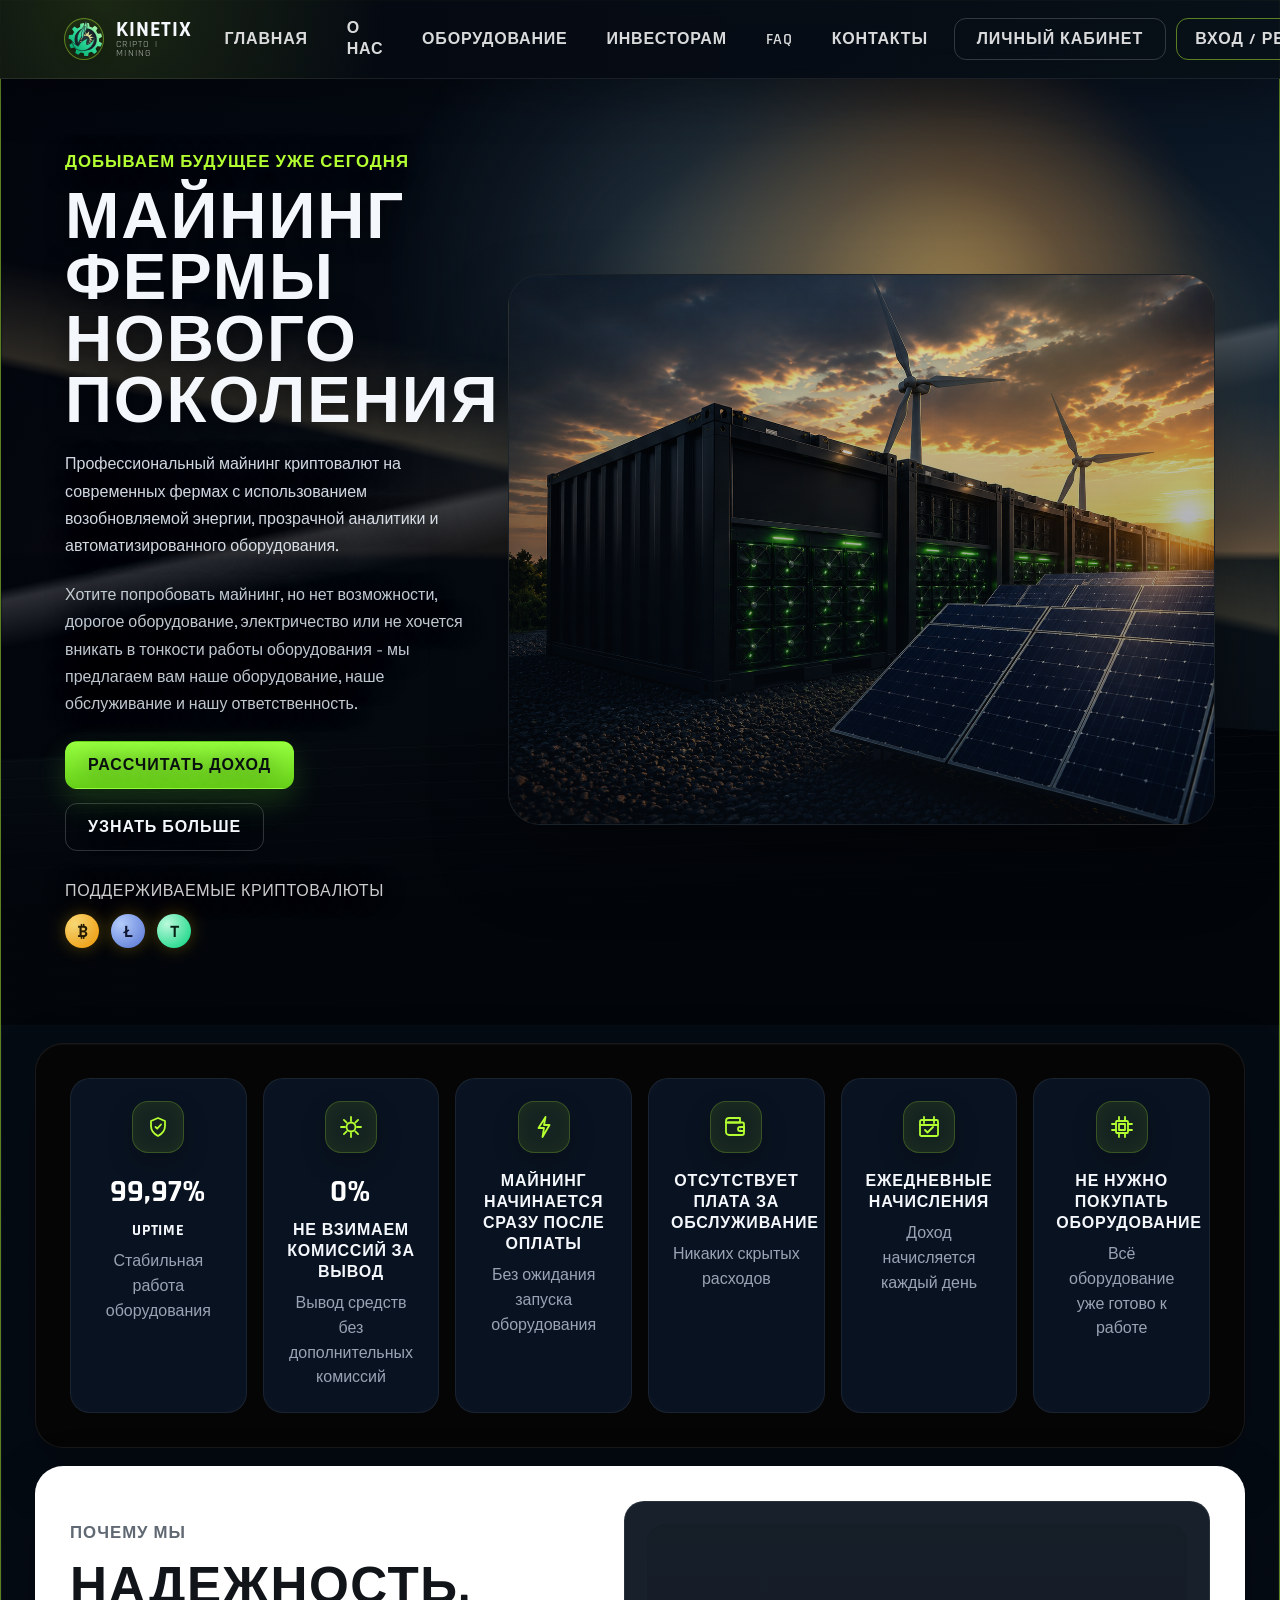
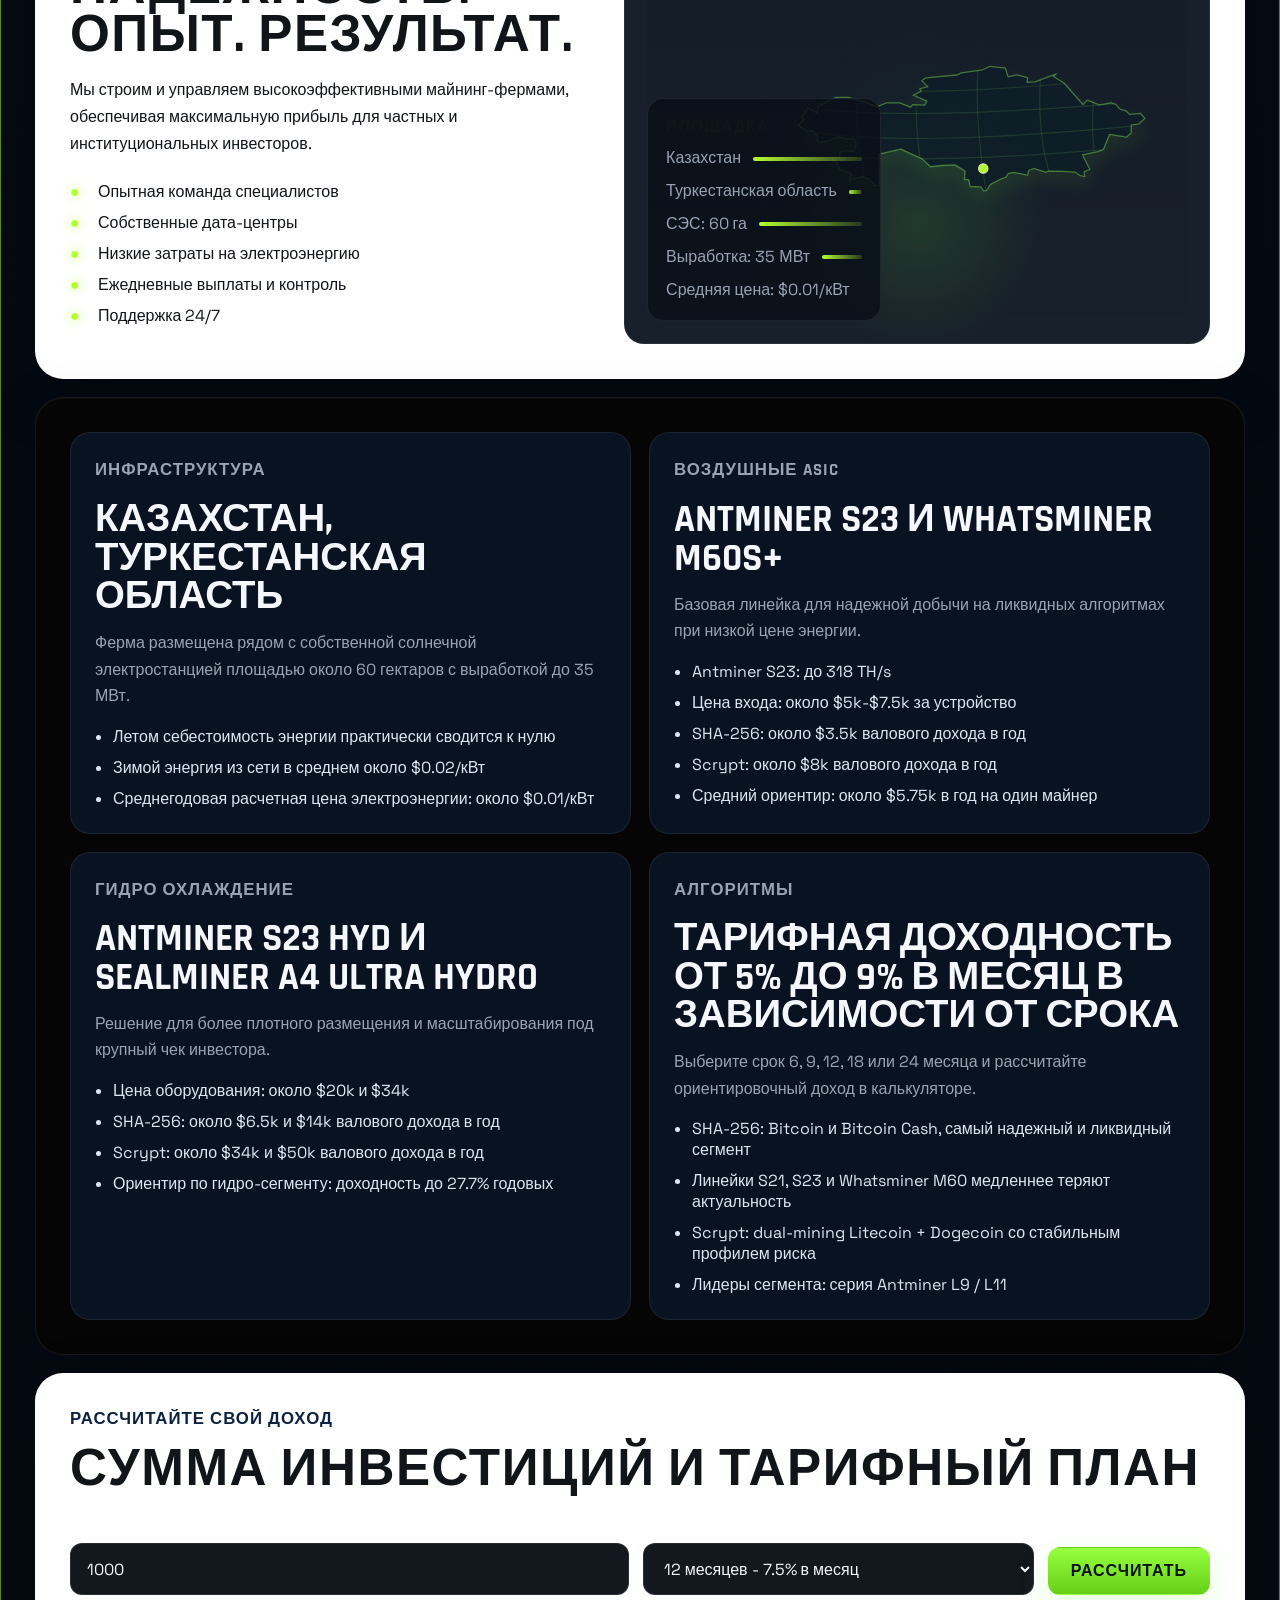
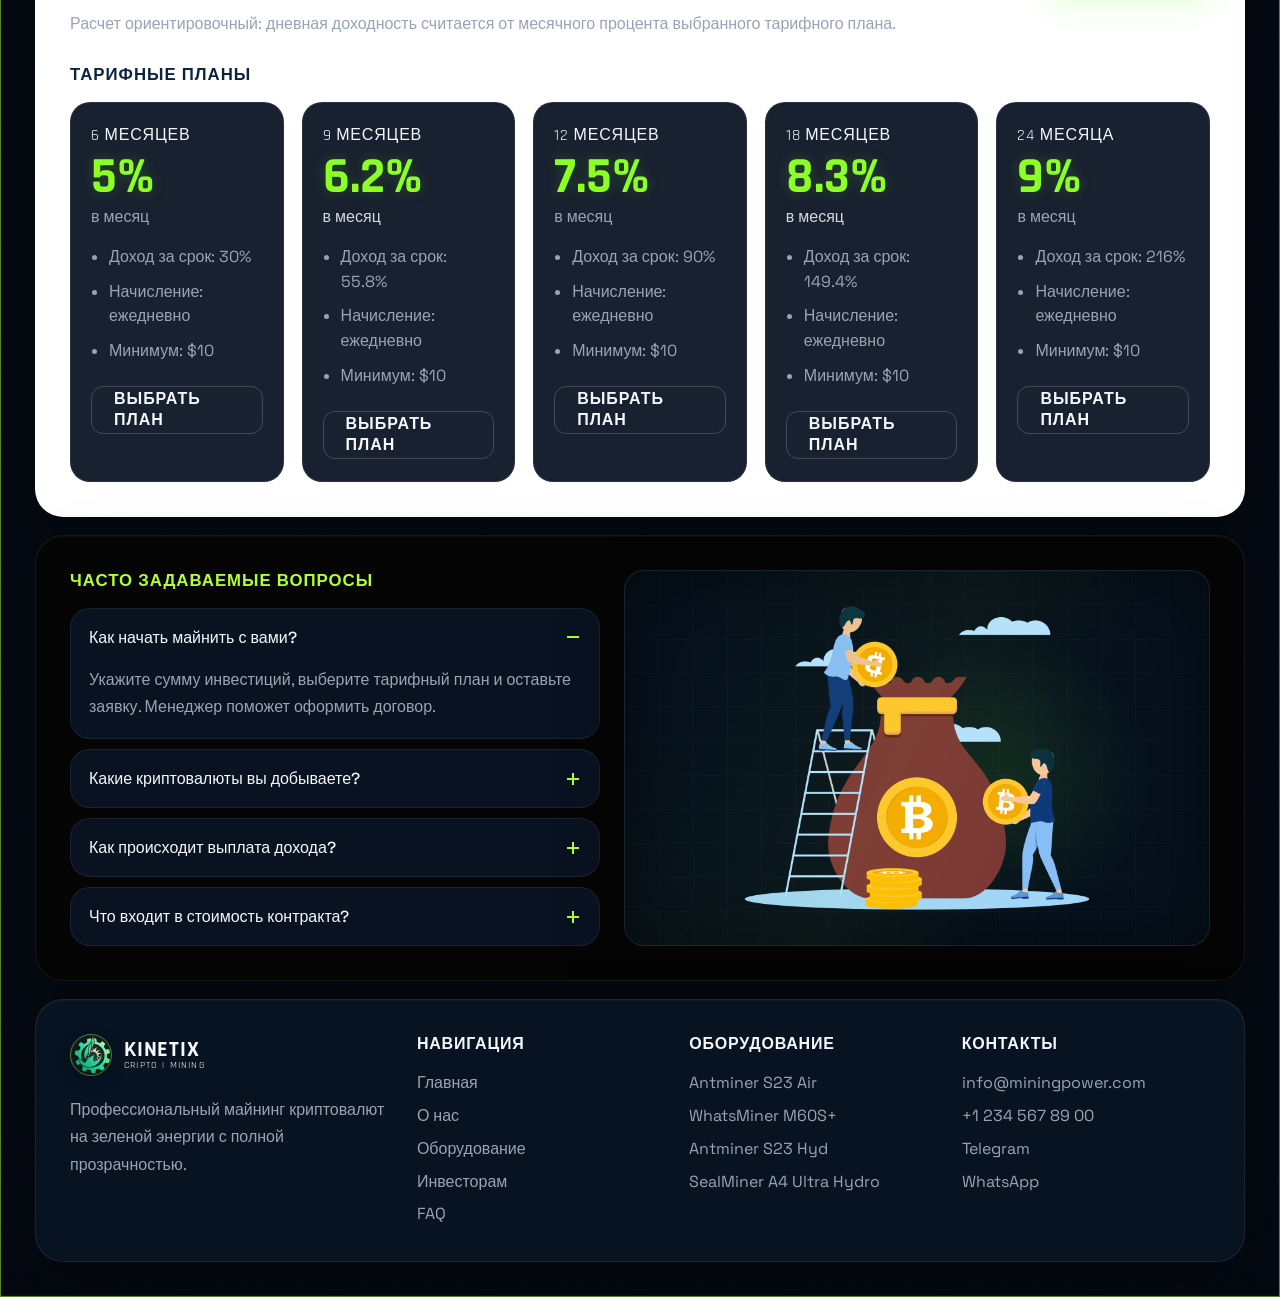
<file: index.html>
<!DOCTYPE html>
<html lang="ru">
  <head>
    <meta charset="UTF-8" />
    <meta name="viewport" content="width=device-width, initial-scale=1.0" />
    <title>Kinetix — Cripto Mining</title>
    <link rel="icon" href="kinetix-logo.svg" type="image/svg+xml" />
    <meta
      name="description"
      content="Лендинг майнинг-ферм нового поколения с анимациями, калькулятором дохода и инвестиционными планами."
    />
    <link rel="preconnect" href="https://fonts.googleapis.com" />
    <link rel="preconnect" href="https://fonts.gstatic.com" crossorigin />
    <link
      href="https://fonts.googleapis.com/css2?family=Rajdhani:wght@400;500;600;700&family=Space+Grotesk:wght@400;500;700&display=swap"
      rel="stylesheet"
    />
    <link rel="stylesheet" href="styles.css" />
  </head>
  <body>
    <canvas class="bg-canvas" id="bg-canvas" aria-hidden="true"></canvas>

    <div class="page-shell">
      <main class="site-frame">
        <header class="topbar">
          <a href="#hero" class="brand">
            <span class="brand__mark"><img src="kinetix-logo.svg" alt="" /></span>
            <span class="brand__text">
              <strong>KINETIX</strong>
              <span>CRIPTO | MINING</span>
            </span>
          </a>

          <nav class="topnav" id="site-menu" aria-label="Основная навигация">
            <a href="#hero">Главная</a>
            <a href="#about">О нас</a>
            <a href="#features">Оборудование</a>
            <a href="#plans">Инвесторам</a>
            <a href="#faq">FAQ</a>
            <a href="#footer">Контакты</a>
            <div class="topnav__actions">
              <a href="dashboard.html" class="button button--secondary" id="cabinet-link">Личный кабинет</a>
              <a href="auth.html" class="button button--ghost" id="auth-link">Вход / регистрация</a>
            </div>
          </nav>

          <div class="topbar__actions">
            <button
              class="topbar__menu"
              id="site-menu-button"
              type="button"
              aria-label="Открыть меню"
              aria-controls="site-menu"
              aria-expanded="false"
            >
              <span></span>
              <span></span>
              <span></span>
            </button>
            <label class="topbar__language">
              <span>Язык</span>
              <select id="site-language-select" aria-label="Выбор языка">
                <option value="ru">RU</option>
                <option value="en">EN</option>
                <option value="kk">KZ</option>
              </select>
            </label>
          </div>
        </header>

        <section class="hero" id="hero">
          <div class="hero__content reveal reveal-left">
            <p class="eyebrow">Добываем будущее уже сегодня</p>
            <h1>Майнинг фермы нового поколения</h1>
            <p class="hero__lead">
              Профессиональный майнинг криптовалют на современных фермах с
              использованием возобновляемой энергии, прозрачной аналитики и
              автоматизированного оборудования.
            </p>

            <p class="hero__assist">
              Хотите попробовать майнинг, но нет возможности, дорогое оборудование, электричество или не хочется
              вникать в тонкости работы оборудования - мы предлагаем вам наше оборудование, наше обслуживание и
              нашу ответственность.
            </p>

            <div class="hero__actions">
              <a href="#calculator" class="button">Рассчитать доход</a>
              <a href="#about" class="button button--secondary">Узнать больше</a>
            </div>

            <div class="crypto-strip">
              <span>Поддерживаемые криптовалюты</span>
              <div class="crypto-strip__icons">
                <i>₿</i>
                <i>Ł</i>
                <i>T</i>
              </div>
            </div>
          </div>

          <div class="hero__visual reveal reveal-right">
            <div class="hero__scene">
              <div
                class="hero__photo"
                role="img"
                aria-label="Майнинг-ферма с солнечными панелями и ветрогенераторами"
                alt="Майнинг-ферма с солнечными панелями и ветрогенераторами"
              ></div>
                    <span>⚡</span>
              <div class="coin coin--one">₿</div>
              <div class="coin coin--two">₿</div>
              <div class="coin coin--three">₿</div>
            </div>
          </div>
        </section>

        <section class="stats reveal reveal-up" id="features">
          <article class="stat-card">
            <span class="stat-card__icon" aria-hidden="true">
              <svg viewBox="0 0 24 24" fill="none">
                <path d="M12 3 5 6v5c0 5 3.4 8.1 7 10 3.6-1.9 7-5 7-10V6l-7-3Z" />
                <path d="m9.5 12 1.7 1.7 3.8-4.2" />
              </svg>
            </span>
            <h3>99,97%</h3>
            <strong>Uptime</strong>
            <p>Стабильная работа оборудования</p>
          </article>
          <article class="stat-card">
            <span class="stat-card__icon" aria-hidden="true">
              <svg viewBox="0 0 24 24" fill="none">
                <path d="M12 2v4" />
                <path d="M12 18v4" />
                <path d="M4.9 4.9 7.7 7.7" />
                <path d="m16.3 16.3 2.8 2.8" />
                <path d="M2 12h4" />
                <path d="M18 12h4" />
                <path d="m4.9 19.1 2.8-2.8" />
                <path d="m16.3 7.7 2.8-2.8" />
                <circle cx="12" cy="12" r="4.5" />
              </svg>
            </span>
            <h3>0%</h3>
            <strong>Не взимаем комиссий за вывод</strong>
            <p>Вывод средств без дополнительных комиссий</p>
          </article>
          <article class="stat-card">
            <span class="stat-card__icon" aria-hidden="true">
              <svg viewBox="0 0 24 24" fill="none">
                <path d="m13.5 2-7 11H12l-1.5 9 7-12H12l1.5-8Z" />
              </svg>
            </span>
            <strong>Майнинг начинается сразу после оплаты</strong>
            <p>Без ожидания запуска оборудования</p>
          </article>
          <article class="stat-card">
            <span class="stat-card__icon" aria-hidden="true">
              <svg viewBox="0 0 24 24" fill="none">
                <path d="M4 7.5h14.5A1.5 1.5 0 0 1 20 9v9a2 2 0 0 1-2 2H5a3 3 0 0 1-3-3V6a3 3 0 0 1 3-3h11v4.5" />
                <path d="M2 7.5h14" />
                <path d="M16 12h4v4h-4a2 2 0 0 1 0-4Z" />
                <circle cx="16.5" cy="14" r=".45" fill="currentColor" stroke="none" />
              </svg>
            </span>
            <strong>Отсутствует плата за обслуживание</strong>
            <p>Никаких скрытых расходов</p>
          </article>
          <article class="stat-card">
            <span class="stat-card__icon" aria-hidden="true">
              <svg viewBox="0 0 24 24" fill="none">
                <rect x="3" y="5" width="18" height="16" rx="1.5" />
                <path d="M7 2v6M17 2v6M3 10h18" />
                <path d="m8 15 2.5 2.5L16 12" />
              </svg>
            </span>
            <strong>Ежедневные начисления</strong>
            <p>Доход начисляется каждый день</p>
          </article>
          <article class="stat-card">
            <span class="stat-card__icon" aria-hidden="true">
              <svg viewBox="0 0 24 24" fill="none">
                <rect x="6" y="6" width="12" height="12" rx="1" />
                <rect x="9" y="9" width="6" height="6" />
                <path d="M9 2v4M15 2v4M9 18v4M15 18v4M2 9h4M2 15h4M18 9h4M18 15h4" />
              </svg>
            </span>
            <strong>Не нужно покупать оборудование</strong>
            <p>Всё оборудование уже готово к работе</p>
          </article>
        </section>

        <section class="about section-grid" id="about">
          <div class="section-copy reveal reveal-left">
            <p class="eyebrow">Почему мы</p>
            <h2>Надежность. Опыт. Результат.</h2>
            <p>
              Мы строим и управляем высокоэффективными майнинг-фермами,
              обеспечивая максимальную прибыль для частных и институциональных
              инвесторов.
            </p>
            <ul class="check-list">
              <li>Опытная команда специалистов</li>
              <li>Собственные дата-центры</li>
              <li>Низкие затраты на электроэнергию</li>
              <li>Ежедневные выплаты и контроль</li>
              <li>Поддержка 24/7</li>
            </ul>
          </div>

          <div class="map-card reveal reveal-right">
            <div class="map-card__glow"></div>
            <div class="map-card__network">
              <svg class="kazakhstan-map" viewBox="0 0 640 340" aria-hidden="true">
                <defs>
                  <path
                    id="kazakhstanMapPath"
                    d="M378.62 263.35 L370.32 266.03 L351.22 276.12 L344.89 286.48 L339.5 286.57 L335.53 279.71 L317.12 279.24 L314.17 267.38 L307.12 267.28 L308.2 252.76 L290.87 242.19 L266.04 243.32 L249.07 245.42 L235.24 232.38 L223.39 226.9 L200.96 216.54 L198.25 215.28 L160.98 223.83 L161.55 277.21 L154.13 277.92 L144 266.57 L134.21 262.51 L117.78 265.52 L111.38 270.34 L110.57 266.81 L114.13 260.78 L111.37 255.73 L94.59 250.8 L88.06 237.8 L80.06 234.14 L79.58 229.42 L93.66 230.8 L94.22 220.21 L106.53 217.86 L119.18 220.02 L121.78 205.9 L119.2 196.95 L104.72 197.65 L92.41 194.12 L75.65 200.48 L62.14 203.52 L54.79 201.18 L56.26 193.73 L47.03 184.05 L36.29 184.46 L24 174.64 L32.36 163.67 L28.13 160.71 L39.68 144.81 L54.57 153.2 L56.37 142.63 L86.25 126.89 L108.87 126.51 L140.77 136.53 L157.92 142.39 L173.28 136.28 L196.23 135.99 L214.74 143.49 L218.95 139.2 L239.28 139.82 L242.91 132.97 L219.45 123.01 L233.34 115.96 L230.63 112.01 L244.53 108.25 L234.08 98.33 L240.72 93.39 L294.89 88.36 L301.96 84.78 L338.18 79.44 L351.2 73.43 L377.21 76.55 L381.77 91.56 L396.88 88.03 L415.48 92.97 L414.28 100.87 L428.16 100.04 L464.45 86.38 L459.15 90.92 L477.62 102.11 L509.97 138.87 L517.68 131.29 L537.62 139.63 L558.43 135.91 L566.42 138.52 L573.39 146.88 L583.51 149.69 L589.67 155.84 L608.32 153.9 L616 162.76 L604.98 172.39 L592.96 173.75 L592.27 188.26 L584.21 194.81 L555.5 190.04 L545.05 215.96 L537.64 219.18 L508.96 224.97 L521.99 250.12 L512.06 253.88 L513.22 262.14 L504.29 260.01 L497.03 254.81 L475.55 253.3 L451.55 252.9 L446.29 254.5 L425.67 248.41 L417.46 251.41 L415.21 259.95 L391.39 254.97 L381.86 257.01 L378.62 263.35 Z"
                  ></path>
                  <clipPath id="kazakhstanMapClip">
                    <use href="#kazakhstanMapPath"></use>
                  </clipPath>
                </defs>
                <use class="kazakhstan-map__shadow" href="#kazakhstanMapPath"></use>
                <use class="kazakhstan-map__shape" href="#kazakhstanMapPath"></use>
                <g class="kazakhstan-map__grid" clip-path="url(#kazakhstanMapClip)">
                  <path d="M88 108 C202 122, 328 118, 558 96"></path>
                  <path d="M64 148 C202 160, 362 154, 586 136"></path>
                  <path d="M52 188 C188 204, 360 198, 596 176"></path>
                  <path d="M48 226 C172 236, 342 234, 570 214"></path>
                  <path d="M128 90 C118 154, 124 222, 140 276"></path>
                  <path d="M228 86 C220 148, 226 214, 240 282"></path>
                  <path d="M330 80 C326 146, 332 212, 344 286"></path>
                  <path d="M438 86 C432 154, 440 220, 454 260"></path>
                  <path d="M530 118 C524 162, 526 214, 534 246"></path>
                </g>
                <circle class="kazakhstan-map__point kazakhstan-map__point--primary" cx="339.38" cy="248.42" r="8"></circle>
              </svg>
            </div>
            <div class="data-centers">
              <strong>Площадка</strong>
              <div class="data-centers__item"><span>Казахстан</span><i></i></div>
              <div class="data-centers__item"><span>Туркестанская область</span><i></i></div>
              <div class="data-centers__item"><span>СЭС: 60 га</span><i></i></div>
              <div class="data-centers__item"><span>Выработка: 35 МВт</span><i></i></div>
              <div class="data-centers__item"><span>Средняя цена: $0.01/кВт</span><i></i></div>
            </div>
          </div>
        </section>

        <section class="farm-specs" id="farm-specs">
          <article class="farm-card reveal reveal-up">
            <p class="eyebrow">Инфраструктура</p>
            <h3>Казахстан, Туркестанская область</h3>
            <p>
              Ферма размещена рядом с собственной солнечной электростанцией
              площадью около 60 гектаров с выработкой до 35 МВт.
            </p>
            <ul>
              <li>Летом себестоимость энергии практически сводится к нулю</li>
              <li>Зимой энергия из сети в среднем около $0.02/кВт</li>
              <li>Среднегодовая расчетная цена электроэнергии: около $0.01/кВт</li>
            </ul>
          </article>

          <article class="farm-card reveal reveal-up">
            <p class="eyebrow">Воздушные ASIC</p>
            <h3>Antminer S23 и WhatsMiner M60S+</h3>
            <p>
              Базовая линейка для надежной добычи на ликвидных алгоритмах при
              низкой цене энергии.
            </p>
            <ul>
              <li>Antminer S23: до 318 TH/s</li>
              <li>Цена входа: около $5k-$7.5k за устройство</li>
              <li>SHA-256: около $3.5k валового дохода в год</li>
              <li>Scrypt: около $8k валового дохода в год</li>
              <li>Средний ориентир: около $5.75k в год на один майнер</li>
            </ul>
          </article>

          <article class="farm-card reveal reveal-up">
            <p class="eyebrow">Гидро охлаждение</p>
            <h3>Antminer S23 Hyd и SealMiner A4 Ultra Hydro</h3>
            <p>
              Решение для более плотного размещения и масштабирования под
              крупный чек инвестора.
            </p>
            <ul>
              <li>Цена оборудования: около $20k и $34k</li>
              <li>SHA-256: около $6.5k и $14k валового дохода в год</li>
              <li>Scrypt: около $34k и $50k валового дохода в год</li>
              <li>Ориентир по гидро-сегменту: доходность до 27.7% годовых</li>
            </ul>
          </article>

          <article class="farm-card reveal reveal-up">
            <p class="eyebrow">Алгоритмы</p>
            <h3>Тарифная доходность от 5% до 9% в месяц в зависимости от срока</h3>
            <p>
              Выберите срок 6, 9, 12, 18 или 24 месяца и рассчитайте ориентировочный доход в калькуляторе.
            </p>
            <ul>
              <li>SHA-256: Bitcoin и Bitcoin Cash, самый надежный и ликвидный сегмент</li>
              <li>Линейки S21, S23 и Whatsminer M60 медленнее теряют актуальность</li>
              <li>Scrypt: dual-mining Litecoin + Dogecoin со стабильным профилем риска</li>
              <li>Лидеры сегмента: серия Antminer L9 / L11</li>
            </ul>
          </article>
        </section>

        <div class="investment-block reveal reveal-up">
          <section class="calculator" id="calculator">
            <div class="calculator__header">
              <div>
                <p class="eyebrow">Рассчитайте свой доход</p>
                <h2>Сумма инвестиций и тарифный план</h2>
              </div>
            </div>

            <form class="calculator__form calculator__form--simple" id="profit-form">
              <label>
                <span>Сумма инвестиций</span>
                <input id="investment-amount" type="number" min="1" step="1" value="1000" placeholder="Введите сумму в $" />
              </label>

              <label>
                <span>Тарифный план</span>
                <select id="term-select">
                  <option value="6">6 месяцев - 5% в месяц</option>
                  <option value="9">9 месяцев - 6.2% в месяц</option>
                  <option value="12" selected>12 месяцев - 7.5% в месяц</option>
                  <option value="18">18 месяцев - 8.3% в месяц</option>
                  <option value="24">24 месяца - 9% в месяц</option>
                </select>
              </label>

              <button type="submit" class="button">Рассчитать</button>
            </form>

            <div class="calculator__result-table" id="profit-result" hidden>
              <div class="calculator__result-title" id="profit-title">Расчет дохода</div>
              <div class="calculator__result-row">
                <span>За расчетное время</span>
                <strong><b id="term-percent">0%</b> / <b id="term-profit">$0.00</b></strong>
              </div>
              <div class="calculator__result-row">
                <span>В год</span>
                <strong><b id="annual-percent">90%</b> / <b id="annual-profit">$0.00</b></strong>
              </div>
              <div class="calculator__result-row">
                <span>В день</span>
                <strong><b id="daily-percent">0.25%</b> / <b id="daily-profit">$0.00</b></strong>
              </div>
            </div>
            <p class="calculator__note">
              Расчет ориентировочный: дневная доходность считается от месячного процента выбранного тарифного плана.
            </p>
          </section>

          <section class="plans" id="plans">
            <p class="eyebrow">Тарифные планы</p>
            <div class="plans__grid">
              <article class="plan-card reveal reveal-up">
                <span class="plan-card__name">6 месяцев</span>
                <h3>5%</h3>
                <p>в месяц</p>
                <ul>
                  <li>Доход за срок: 30%</li>
                  <li>Начисление: ежедневно</li>
                  <li>Минимум: $10</li>
                </ul>
                <a href="#calculator" class="button button--secondary">Выбрать план</a>
              </article>

              <article class="plan-card reveal reveal-up">
                <span class="plan-card__name">9 месяцев</span>
                <h3>6.2%</h3>
                <p>в месяц</p>
                <ul>
                  <li>Доход за срок: 55.8%</li>
                  <li>Начисление: ежедневно</li>
                  <li>Минимум: $10</li>
                </ul>
                <a href="#calculator" class="button button--secondary">Выбрать план</a>
              </article>

              <article class="plan-card plan-card--featured reveal reveal-up">
                <span class="plan-card__name">12 месяцев</span>
                <h3>7.5%</h3>
                <p>в месяц</p>
                <ul>
                  <li>Доход за срок: 90%</li>
                  <li>Начисление: ежедневно</li>
                  <li>Минимум: $10</li>
                </ul>
                <a href="#calculator" class="button button--secondary">Выбрать план</a>
              </article>

              <article class="plan-card reveal reveal-up">
                <span class="plan-card__name">18 месяцев</span>
                <h3>8.3%</h3>
                <p>в месяц</p>
                <ul>
                  <li>Доход за срок: 149.4%</li>
                  <li>Начисление: ежедневно</li>
                  <li>Минимум: $10</li>
                </ul>
                <a href="#calculator" class="button button--secondary">Выбрать план</a>
              </article>

              <article class="plan-card reveal reveal-up">
                <span class="plan-card__name">24 месяца</span>
                <h3>9%</h3>
                <p>в месяц</p>
                <ul>
                  <li>Доход за срок: 216%</li>
                  <li>Начисление: ежедневно</li>
                  <li>Минимум: $10</li>
                </ul>
                <a href="#calculator" class="button button--secondary">Выбрать план</a>
              </article>
            </div>
          </section>
        </div>

        <section class="faq section-grid" id="faq">
          <div class="faq__list reveal reveal-left">
            <p class="eyebrow">Часто задаваемые вопросы</p>
            <div class="accordion" id="faq-accordion">
              <article class="accordion__item is-open">
                <button class="accordion__trigger" type="button">
                  Как начать майнить с вами?
                </button>
                <div class="accordion__content">
                  <p>
                    Укажите сумму инвестиций, выберите тарифный план и оставьте
                    заявку. Менеджер поможет подобрать конфигурацию и оформить
                    договор.
                  </p>
                </div>
              </article>
              <article class="accordion__item">
                <button class="accordion__trigger" type="button">
                  Какие криптовалюты вы добываете?
                </button>
                <div class="accordion__content">
                  <p>
                    Основной фокус на BTC, LTC и инфраструктуре для стабильных
                    PoW-активов с высокой ликвидностью.
                  </p>
                </div>
              </article>
              <article class="accordion__item">
                <button class="accordion__trigger" type="button">
                  Как происходит выплата дохода?
                </button>
                <div class="accordion__content">
                  <p>
                    Выплаты можно получать в USDT, BTC или на банковские
                    реквизиты по согласованному графику.
                  </p>
                </div>
              </article>
              <article class="accordion__item">
                <button class="accordion__trigger" type="button">
                  Что входит в стоимость контракта?
                </button>
                <div class="accordion__content">
                  <p>
                    Включены размещение, обслуживание, мониторинг, доступ к
                    кабинету и техническая поддержка.
                  </p>
                </div>
              </article>
            </div>
          </div>

          <div class="faq__visual reveal reveal-right">
            <img class="faq__image" src="faq-mining.png" alt="Майнинговое оборудование в дата-центре" />
          </div>
        </section>

        <footer class="footer reveal reveal-up" id="footer">
          <div class="footer__brand">
            <a href="#hero" class="brand">
              <span class="brand__mark"><img src="kinetix-logo.svg" alt="" /></span>
              <span class="brand__text">
                <strong>KINETIX</strong>
                <span>CRIPTO | MINING</span>
              </span>
            </a>
            <p>
              Профессиональный майнинг криптовалют на зеленой энергии с полной
              прозрачностью.
            </p>
          </div>

          <div class="footer__column">
            <strong>Навигация</strong>
            <a href="#hero">Главная</a>
            <a href="#about">О нас</a>
            <a href="#features">Оборудование</a>
            <a href="#plans">Инвесторам</a>
            <a href="#faq">FAQ</a>
          </div>

          <div class="footer__column">
            <strong>Оборудование</strong>
            <span>Antminer S23 Air</span>
            <span>WhatsMiner M60S+</span>
            <span>Antminer S23 Hyd</span>
            <span>SealMiner A4 Ultra Hydro</span>
          </div>

          <div class="footer__column">
            <strong>Контакты</strong>
            <a id="footer-contact-email" href="mailto:info@miningpower.com">info@miningpower.com</a>
            <a id="footer-contact-phone" href="tel:+12345678900">+1 234 567 89 00</a>
            <a id="footer-contact-telegram" href="https://t.me/" target="_blank" rel="noopener">Telegram</a>
            <a id="footer-contact-whatsapp" href="https://wa.me/12345678900" target="_blank" rel="noopener">WhatsApp</a>
          </div>
        </footer>
      </main>
    </div>

    <script src="i18n.js"></script>
    <script src="db.js"></script>
    <script src="script.js"></script>
  </body>
</html>
</file>
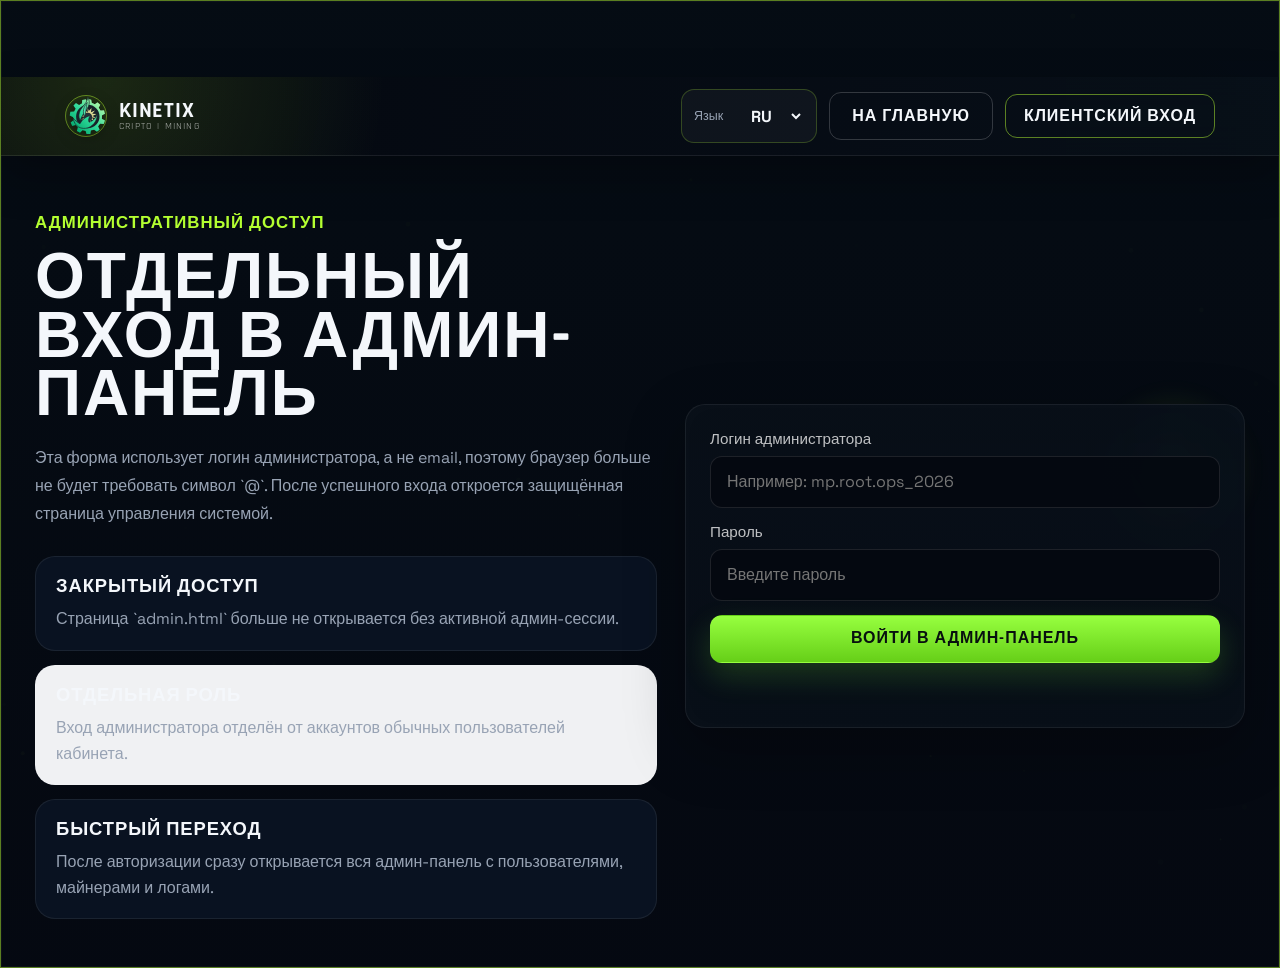
<file: admin-login.html>
<!DOCTYPE html>
<html lang="ru">
  <head>
    <meta charset="UTF-8" />
    <meta name="viewport" content="width=device-width, initial-scale=1.0" />
    <title>Вход в админ-панель | Kinetix</title>
    <link rel="icon" href="kinetix-logo.svg" type="image/svg+xml" />
    <meta
      name="description"
      content="Отдельный вход в административную панель Kinetix."
    />
    <link rel="preconnect" href="https://fonts.googleapis.com" />
    <link rel="preconnect" href="https://fonts.gstatic.com" crossorigin />
    <link
      href="https://fonts.googleapis.com/css2?family=Rajdhani:wght@400;500;600;700&family=Space+Grotesk:wght@400;500;700&display=swap"
      rel="stylesheet"
    />
    <link rel="stylesheet" href="styles.css" />
    <link rel="stylesheet" href="auth.css" />
  </head>
  <body class="auth-page">
    <canvas class="bg-canvas" id="bg-canvas" aria-hidden="true"></canvas>

    <div class="page-shell auth-page-shell">
      <main class="site-frame auth-site-frame">
        <header class="topbar auth-topbar">
          <a href="index.html" class="brand">
            <span class="brand__mark"><img src="kinetix-logo.svg" alt="" /></span>
            <span class="brand__text">
              <strong>KINETIX</strong>
              <span>CRIPTO | MINING</span>
            </span>
          </a>

          <div class="topbar__actions">
            <label class="topbar__language">
              <span>Язык</span>
              <select data-language-select aria-label="Выбор языка">
                <option value="ru">RU</option>
                <option value="en">EN</option>
                <option value="kk">KZ</option>
              </select>
            </label>
            <a href="index.html" class="button button--secondary">На главную</a>
            <a href="auth.html" class="button button--ghost">Клиентский вход</a>
          </div>
        </header>

        <section class="auth-page-hero">
          <div class="auth-page-hero__copy">
            <p class="eyebrow">Административный доступ</p>
            <h1>Отдельный вход в админ-панель</h1>
            <p>
              Эта форма использует логин администратора, а не email, поэтому браузер больше не будет требовать символ `@`.
              После успешного входа откроется защищённая страница управления системой.
            </p>

            <div class="auth-benefits">
              <article class="auth-benefits__card">
                <strong>Закрытый доступ</strong>
                <p>Страница `admin.html` больше не открывается без активной админ-сессии.</p>
              </article>
              <article class="auth-benefits__card">
                <strong>Отдельная роль</strong>
                <p>Вход администратора отделён от аккаунтов обычных пользователей кабинета.</p>
              </article>
              <article class="auth-benefits__card">
                <strong>Быстрый переход</strong>
                <p>После авторизации сразу открывается вся админ-панель с пользователями, майнерами и логами.</p>
              </article>
            </div>
          </div>

          <div class="auth-page-hero__panel">
            <div class="auth-panel">
              <form class="auth-form is-active" id="admin-login-form">
                <label class="field">
                  <span>Логин администратора</span>
                  <input type="text" name="login" placeholder="Например: mp.root.ops_2026" autocomplete="username" required />
                </label>

                <label class="field">
                  <span>Пароль</span>
                  <input type="password" name="password" placeholder="Введите пароль" autocomplete="current-password" required />
                </label>

                <button type="submit" class="button">Войти в админ-панель</button>
              </form>

              <p class="auth-status" id="admin-auth-status" aria-live="polite"></p>
            </div>
          </div>
        </section>
      </main>
    </div>

    <script src="i18n.js"></script>
    <script src="db.js"></script>
    <script src="admin-login.js"></script>
  </body>
</html>
</file>
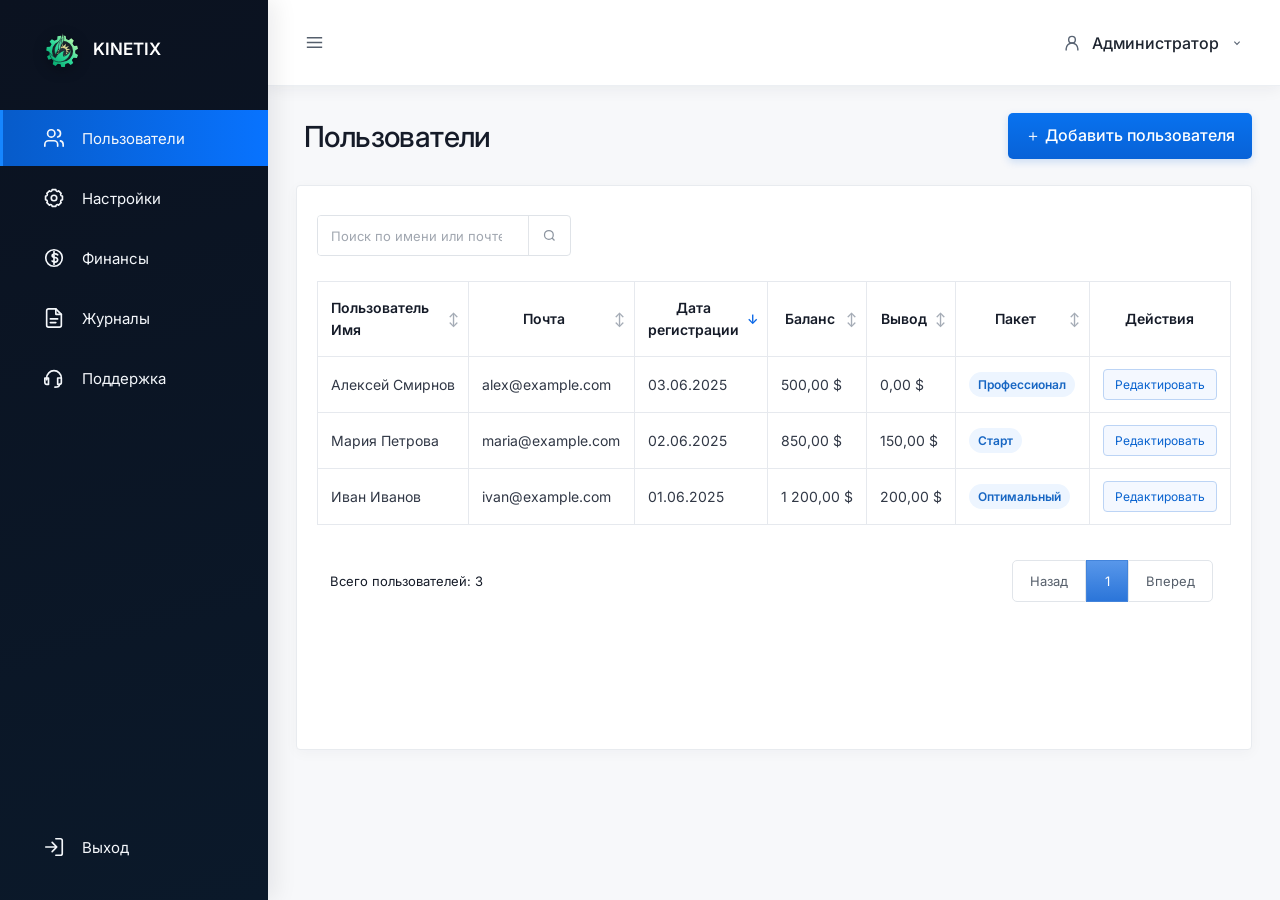
<file: admin.html>
<!doctype html>
<html lang="ru">
<head>
  <meta charset="UTF-8">
  <meta name="viewport" content="width=device-width, initial-scale=1.0">
  <title>Kinetix — Админ-панель</title>
  <link rel="icon" href="kinetix-logo.svg" type="image/svg+xml">
  <link rel="preconnect" href="https://fonts.googleapis.com">
  <link rel="preconnect" href="https://fonts.gstatic.com" crossorigin>
  <link href="https://fonts.googleapis.com/css2?family=Inter:wght@400;500;600;700&display=swap" rel="stylesheet">
  <link rel="stylesheet" href="admin-panel.css">
</head>
<body>
  <div class="app" id="app">
    <aside class="sidebar" id="sidebar">
      <a class="brand" href="#" aria-label="Kinetix — админ-панель">
        <span class="brand__icon"><img src="kinetix-logo.svg" alt=""></span>
        <span>KINETIX</span>
      </a>
      <nav class="nav" aria-label="Основное меню">
        <a class="nav__item active" href="#users"><svg viewBox="0 0 24 24"><path d="M16 21v-2a4 4 0 0 0-4-4H6a4 4 0 0 0-4 4v2M9 11a4 4 0 1 0 0-8 4 4 0 0 0 0 8ZM22 21v-2a4 4 0 0 0-3-3.9M16 3.1a4 4 0 0 1 0 7.8"/></svg><span>Пользователи</span></a>
        <a class="nav__item" href="#settings"><svg viewBox="0 0 24 24"><circle cx="12" cy="12" r="3"/><path d="M19.4 15a1.7 1.7 0 0 0 .3 1.9l.1.1-2.8 2.8-.1-.1a1.7 1.7 0 0 0-1.9-.3 1.7 1.7 0 0 0-1 1.6v.2h-4V21a1.7 1.7 0 0 0-1-1.6 1.7 1.7 0 0 0-1.9.3l-.1.1L4.2 17l.1-.1a1.7 1.7 0 0 0 .3-1.9A1.7 1.7 0 0 0 3 14H2.8v-4H3a1.7 1.7 0 0 0 1.6-1 1.7 1.7 0 0 0-.3-1.9L4.2 7 7 4.2l.1.1A1.7 1.7 0 0 0 9 4.6a1.7 1.7 0 0 0 1-1.6v-.2h4V3a1.7 1.7 0 0 0 1 1.6 1.7 1.7 0 0 0 1.9-.3l.1-.1L19.8 7l-.1.1a1.7 1.7 0 0 0-.3 1.9 1.7 1.7 0 0 0 1.6 1h.2v4H21a1.7 1.7 0 0 0-1.6 1Z"/></svg><span>Настройки</span></a>
        <a class="nav__item" href="#finance"><svg viewBox="0 0 24 24"><circle cx="12" cy="12" r="9"/><path d="M16 8.5c-.7-.7-1.7-1-3-1-1.7 0-3 .8-3 2s1 1.8 3 2 3 1 3 2.5-1.3 2.5-3 2.5c-1.3 0-2.4-.4-3-1.2M12 5v14"/></svg><span>Финансы</span></a>
        <a class="nav__item" href="#logs"><svg viewBox="0 0 24 24"><path d="M14 2H6a2 2 0 0 0-2 2v16a2 2 0 0 0 2 2h12a2 2 0 0 0 2-2V8Z"/><path d="M14 2v6h6M8 13h8M8 17h6"/></svg><span>Журналы</span></a>
        <a class="nav__item" href="#support"><svg viewBox="0 0 24 24"><path d="M4 14v-2a8 8 0 0 1 16 0v2M18 19h-2v-7h4v5a2 2 0 0 1-2 2ZM6 19H4a2 2 0 0 1-2-2v-5h4v7Z"/><path d="M18 19c0 2-2 3-5 3"/></svg><span>Поддержка</span></a>
      </nav>
      <button class="logout" type="button" id="logout"><svg viewBox="0 0 24 24"><path d="M10 17l5-5-5-5M15 12H3M14 3h5a2 2 0 0 1 2 2v14a2 2 0 0 1-2 2h-5"/></svg><span>Выход</span></button>
    </aside>

    <section class="workspace">
      <header class="topbar">
        <button class="icon-btn" id="menuButton" aria-label="Открыть меню" aria-expanded="false"><svg viewBox="0 0 24 24"><path d="M4 7h16M4 12h16M4 17h16"/></svg></button>
        <button class="profile" id="profileButton" type="button"><svg viewBox="0 0 24 24"><circle cx="12" cy="8" r="4"/><path d="M5 21v-2a7 7 0 0 1 14 0v2"/></svg><span>Администратор</span><svg class="chevron" viewBox="0 0 24 24"><path d="m8 10 4 4 4-4"/></svg></button>
      </header>

      <main class="content">
        <div class="page-heading users-view">
          <h1>Пользователи</h1>
          <button class="primary" id="addButton" type="button"><span>＋</span> Добавить пользователя</button>
        </div>
        <section class="card users-view">
          <label class="search"><input id="searchInput" type="search" placeholder="Поиск по имени или почте..."><svg viewBox="0 0 24 24"><circle cx="11" cy="11" r="7"/><path d="m20 20-4-4"/></svg></label>
          <div class="table-scroll">
            <table>
              <thead><tr><th class="sortable" data-sort="name">Пользователь<br><span>Имя</span></th><th class="sortable" data-sort="email">Почта</th><th class="sortable" data-sort="date">Дата<br>регистрации</th><th class="sortable" data-sort="deposit">Баланс</th><th class="sortable" data-sort="withdrawal">Вывод</th><th class="sortable" data-sort="plan">Пакет</th><th>Действия</th></tr></thead>
              <tbody id="usersBody"></tbody>
            </table>
          </div>
          <div class="table-footer"><span id="totalText"></span><div class="pagination"><button id="prevButton">Назад</button><span>1</span><button id="nextButton">Вперед</button></div></div>
        </section>
        <section class="admin-view" id="logsView" hidden>
          <div class="page-heading"><h1>Журнал событий</h1><button class="secondary" id="refreshLogs">Обновить</button></div>
          <div class="card section-card"><div class="view-toolbar"><label class="search"><input id="logSearch" type="search" placeholder="Поиск по журналу..."><svg viewBox="0 0 24 24"><circle cx="11" cy="11" r="7"/><path d="m20 20-4-4"/></svg></label><select id="logType"><option value="all">Все события</option><option value="account">Аккаунты</option><option value="finance">Финансы</option><option value="support">Поддержка</option></select></div><div class="log-list" id="logList"></div></div>
        </section>
        <section class="admin-view" id="supportView" hidden>
          <div class="page-heading"><h1>Поддержка</h1><span class="counter" id="ticketCounter">0 тикетов</span></div>
          <div class="card section-card"><div class="view-toolbar"><label class="search"><input id="ticketSearch" type="search" placeholder="Поиск по тикетам..."><svg viewBox="0 0 24 24"><circle cx="11" cy="11" r="7"/><path d="m20 20-4-4"/></svg></label></div><div class="ticket-list" id="ticketList"></div></div>
        </section>
        <section class="admin-view" id="financeView" hidden>
          <div class="page-heading"><h1>Финансы</h1></div>
          <div class="finance-summary"><article><span>Общий депозит</span><strong id="totalDeposit">0,00 $</strong><small>По всем пользователям</small></article><article><span>Общий вывод</span><strong id="totalWithdrawal">0,00 $</strong><small>Все завершённые выводы</small></article></div>
          <section class="card finance-card">
            <label class="search"><input id="financeSearch" type="search" placeholder="Поиск по имени или почте..."><svg viewBox="0 0 24 24"><circle cx="11" cy="11" r="7"/><path d="m20 20-4-4"/></svg></label>
            <div class="table-scroll"><table><thead><tr><th class="finance-sortable" data-finance-sort="name">Пользователь<br><span>Имя</span></th><th class="finance-sortable" data-finance-sort="email">Почта</th><th class="finance-sortable" data-finance-sort="age">Возраст<br>аккаунта</th><th class="finance-sortable" data-finance-sort="deposit">Депозит</th><th class="finance-sortable" data-finance-sort="current">Текущий<br>вывод</th><th class="finance-sortable" data-finance-sort="count">Кол-во<br>выводов</th></tr></thead><tbody id="financeBody"></tbody></table></div>
            <div class="table-footer"><span id="financeTotalText"></span><div class="pagination"><button>Назад</button><span>1</span><button>Вперед</button></div></div>
          </section>
        </section>
        <section class="admin-view" id="settingsView" hidden>
          <div class="page-heading"><h1>Настройки</h1><button class="primary" id="saveSettings" type="button">Сохранить изменения</button></div>
          <div class="settings-grid">
            <section class="settings-panel">
              <div class="settings-panel__head"><div><h2>Часто задаваемые вопросы</h2><p>Вопросы отображаются в разделе FAQ на главной странице.</p></div><button class="secondary" id="addFaq" type="button">+ Добавить вопрос</button></div>
              <div class="faq-editor" id="faqEditor"></div>
            </section>
            <section class="settings-panel">
              <div class="settings-panel__head"><div><h2>Уровни</h2><p>Укажите название уровня и процент выплат.</p></div></div>
              <div class="level-editor" id="levelEditor"></div>
            </section>
            <section class="settings-panel">
              <div class="settings-panel__head"><div><h2>Контакты</h2><p>Эти данные отображаются в разделе «Контакты» в футере главной страницы.</p></div></div>
              <div class="contacts-editor" id="contactsEditor">
                <label class="settings-field">Email<input id="contactEmail" type="email" placeholder="info@example.com" required></label>
                <label class="settings-field">Телефон<input id="contactPhone" type="tel" placeholder="+1 234 567 89 00" required></label>
                <label class="settings-field">Ссылка на Telegram<input id="contactTelegram" type="url" placeholder="https://t.me/username" required></label>
                <label class="settings-field">Ссылка на WhatsApp<input id="contactWhatsapp" type="url" placeholder="https://wa.me/12345678900" required></label>
              </div>
            </section>
          </div>
        </section>
        <section class="admin-view" id="placeholderView" hidden><div class="page-heading"><h1 id="placeholderTitle">Раздел</h1></div><div class="card section-card empty-section">Раздел находится в разработке</div></section>
      </main>
    </section>
  </div>
  <div class="overlay" id="overlay"></div>
  <dialog id="userDialog">
    <form method="dialog" id="userForm">
      <div class="modal-head"><div><h2>Новый пользователь</h2><p>Заполните данные нового аккаунта</p></div><button class="close" value="cancel" aria-label="Закрыть">×</button></div>
      <label>Имя<input name="name" required placeholder="Иван Иванов"></label>
      <label>Почта<input name="email" type="email" required placeholder="ivan@example.com"></label>
      <div class="form-row"><label>Депозит<input name="deposit" type="number" min="0" step="0.01" value="0"></label><label>Вывод<input name="withdrawal" type="number" min="0" step="0.01" value="0"></label></div>
      <div class="modal-actions"><button value="cancel" class="secondary">Отмена</button><button value="default" class="primary" id="saveButton">Добавить</button></div>
    </form>
  </dialog>
  <dialog id="editDialog">
    <form method="dialog" id="editForm">
      <input name="id" type="hidden">
      <div class="modal-head"><div><h2>Редактировать пользователя</h2><p id="editUserName"></p></div><button class="close" value="cancel" aria-label="Закрыть">×</button></div>
      <label>Почта<input name="email" type="email" required></label>
      <label>Баланс, $<input name="balance" type="number" min="0" step="0.01" required></label>
      <label>Новый пароль<input name="password" type="password" minlength="6" placeholder="Оставьте пустым, чтобы не менять"></label>
      <label>Пакет<select name="plan"><option value="start">Старт</option><option value="optimal">Оптимальный</option><option value="pro">Профессионал</option></select></label>
      <div class="modal-actions"><button value="cancel" class="secondary">Отмена</button><button value="default" class="primary" id="updateButton">Сохранить</button></div>
    </form>
  </dialog>
  <div class="toast" id="toast">Пользователь добавлен</div>
  <script src="db.js"></script>
  <script src="admin.js"></script>
</body>
</html>
</file>
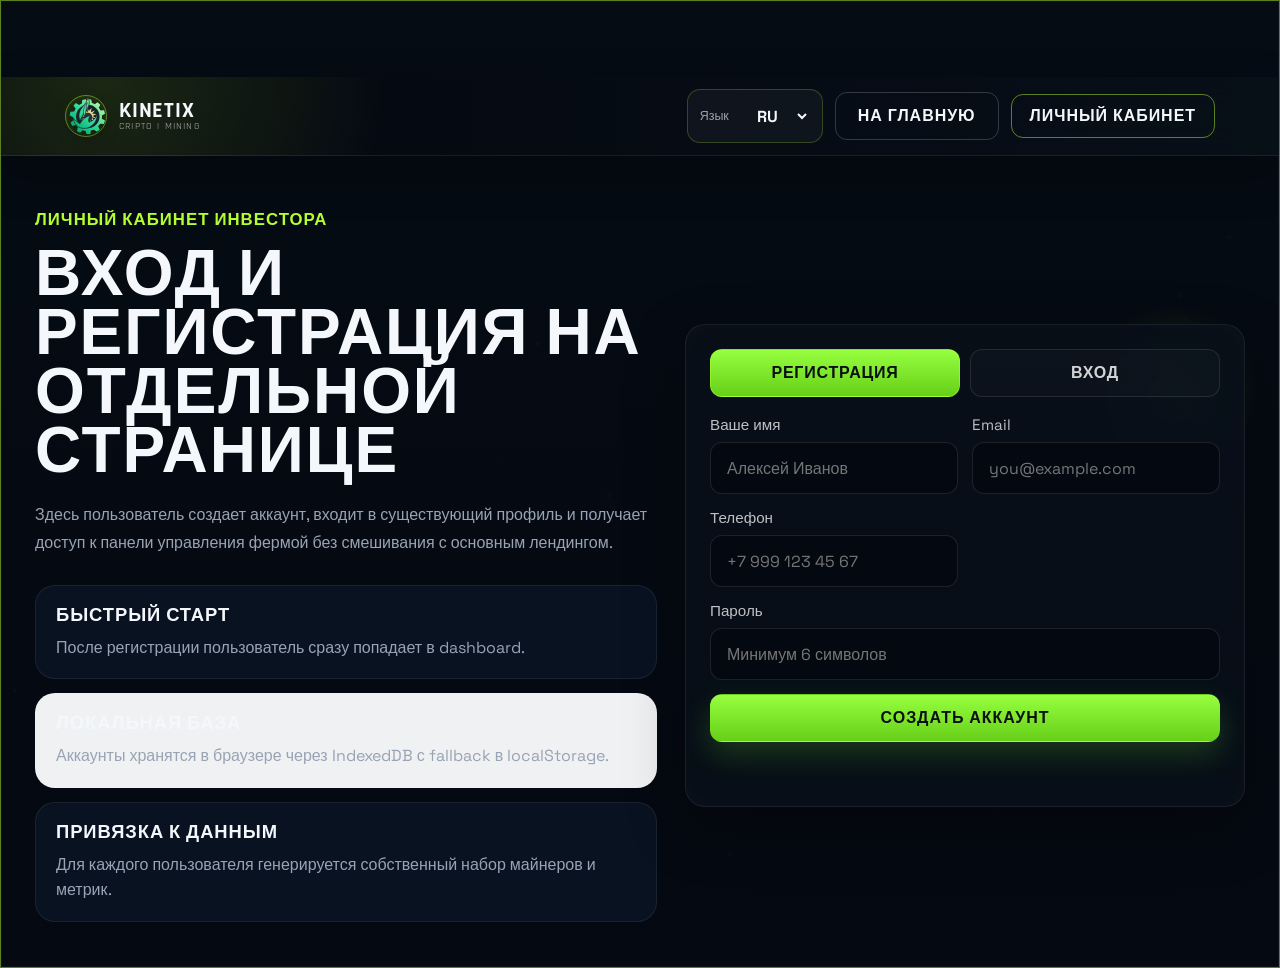
<file: auth.html>
<!DOCTYPE html>
<html lang="ru">
  <head>
    <meta charset="UTF-8" />
    <meta name="viewport" content="width=device-width, initial-scale=1.0" />
    <title>Вход и регистрация | Kinetix</title>
    <link rel="icon" href="kinetix-logo.svg" type="image/svg+xml" />
    <meta
      name="description"
      content="Отдельная страница входа и регистрации Kinetix для доступа в личный кабинет инвестора."
    />
    <link rel="preconnect" href="https://fonts.googleapis.com" />
    <link rel="preconnect" href="https://fonts.gstatic.com" crossorigin />
    <link
      href="https://fonts.googleapis.com/css2?family=Rajdhani:wght@400;500;600;700&family=Space+Grotesk:wght@400;500;700&display=swap"
      rel="stylesheet"
    />
    <link rel="stylesheet" href="styles.css" />
    <link rel="stylesheet" href="auth.css" />
  </head>
  <body class="auth-page">
    <canvas class="bg-canvas" id="bg-canvas" aria-hidden="true"></canvas>

    <div class="page-shell auth-page-shell">
      <main class="site-frame auth-site-frame">
        <header class="topbar auth-topbar">
          <a href="index.html" class="brand">
            <span class="brand__mark"><img src="kinetix-logo.svg" alt="" /></span>
            <span class="brand__text">
              <strong>KINETIX</strong>
              <span>CRIPTO | MINING</span>
            </span>
          </a>

          <div class="topbar__actions">
            <label class="topbar__language">
              <span>Язык</span>
              <select data-language-select aria-label="Выбор языка">
                <option value="ru">RU</option>
                <option value="en">EN</option>
                <option value="kk">KZ</option>
              </select>
            </label>
            <a href="index.html" class="button button--secondary">На главную</a>
            <a href="dashboard.html" class="button button--ghost" id="cabinet-link">Личный кабинет</a>
          </div>
        </header>

        <section class="auth-page-hero">
          <div class="auth-page-hero__copy">
            <p class="eyebrow">Личный кабинет инвестора</p>
            <h1>Вход и регистрация на отдельной странице</h1>
            <p>
              Здесь пользователь создает аккаунт, входит в существующий профиль
              и получает доступ к панели управления фермой без смешивания с
              основным лендингом.
            </p>

            <div class="auth-benefits">
              <article class="auth-benefits__card">
                <strong>Быстрый старт</strong>
                <p>После регистрации пользователь сразу попадает в dashboard.</p>
              </article>
              <article class="auth-benefits__card">
                <strong>Локальная база</strong>
                <p>Аккаунты хранятся в браузере через IndexedDB с fallback в localStorage.</p>
              </article>
              <article class="auth-benefits__card">
                <strong>Привязка к данным</strong>
                <p>Для каждого пользователя генерируется собственный набор майнеров и метрик.</p>
              </article>
            </div>
          </div>

          <div class="auth-page-hero__panel">
            <div class="auth-panel">
              <div class="auth-tabs" role="tablist" aria-label="Авторизация">
                <button class="auth-tabs__button is-active" type="button" data-auth-target="register">
                  Регистрация
                </button>
                <button class="auth-tabs__button" type="button" data-auth-target="login">
                  Вход
                </button>
              </div>

              <form class="auth-form is-active" id="register-form">
                <div class="auth-grid">
                  <label class="field">
                    <span>Ваше имя</span>
                    <input type="text" name="name" placeholder="Алексей Иванов" required />
                  </label>

                  <label class="field">
                    <span>Email</span>
                    <input type="email" name="email" placeholder="you@example.com" required />
                  </label>

                  <label class="field">
                    <span>Телефон</span>
                    <input type="tel" name="phone" placeholder="+7 999 123 45 67" required />
                  </label>

                </div>

                <label class="field">
                  <span>Пароль</span>
                  <input type="password" name="password" placeholder="Минимум 6 символов" minlength="6" required />
                </label>

                <button type="submit" class="button">Создать аккаунт</button>
              </form>

              <form class="auth-form" id="login-form">
                <label class="field">
                  <span>Email</span>
                  <input type="email" name="email" placeholder="you@example.com" required />
                </label>

                <label class="field">
                  <span>Пароль</span>
                  <input type="password" name="password" placeholder="Введите пароль" required />
                </label>

                <button type="submit" class="button">Войти в кабинет</button>
              </form>

              <p class="auth-status" id="auth-status" aria-live="polite"></p>
            </div>
          </div>
        </section>
      </main>
    </div>

    <script src="i18n.js"></script>
    <script src="db.js"></script>
    <script src="auth.js"></script>
  </body>
</html>
</file>
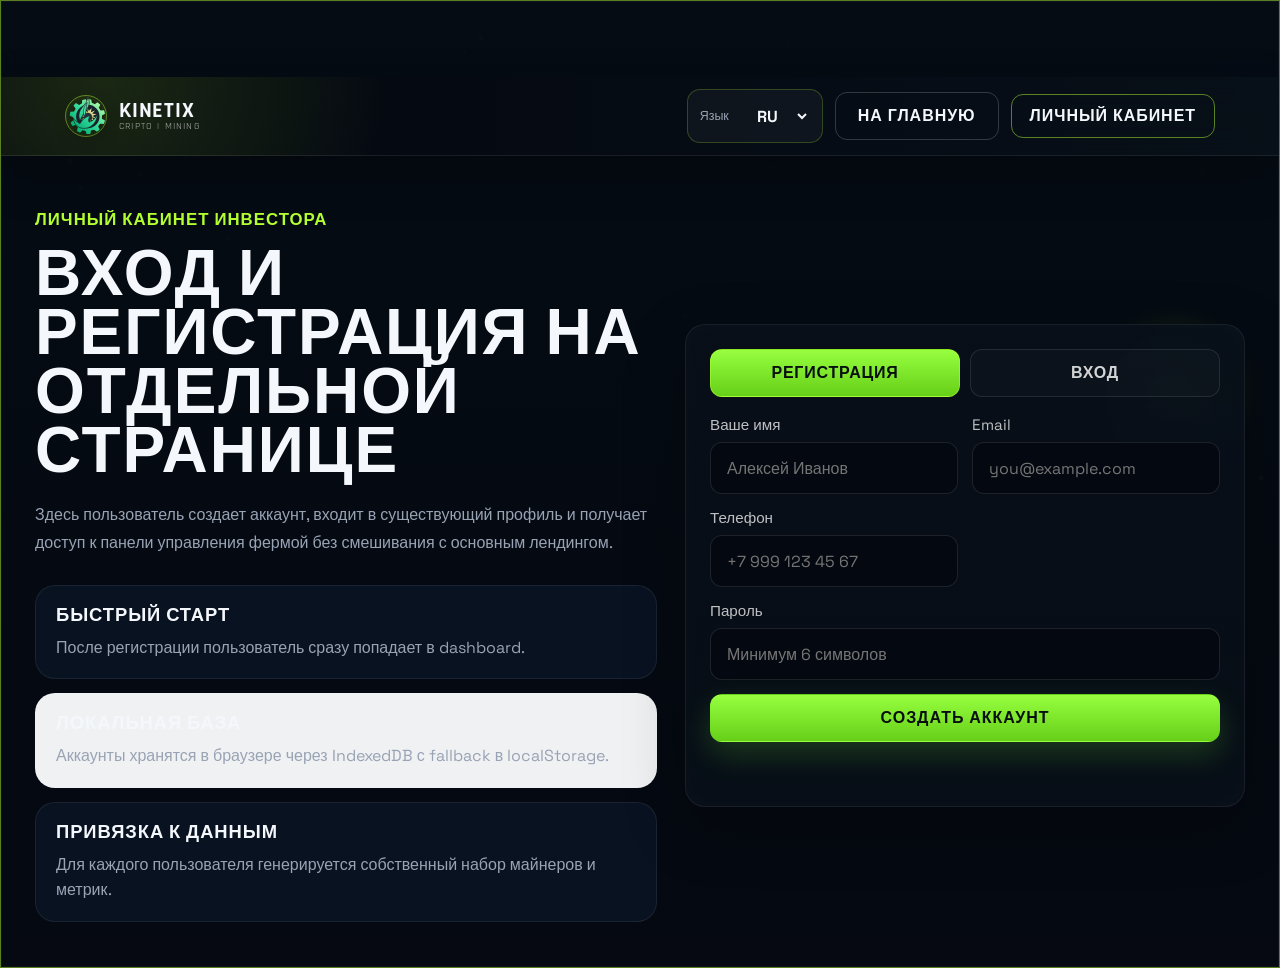
<file: dashboard.html>
<!DOCTYPE html>
<html lang="ru">
  <head>
    <meta charset="UTF-8" />
    <meta name="viewport" content="width=device-width, initial-scale=1.0" />
    <title>Kinetix Dashboard</title>
    <link rel="icon" href="kinetix-logo.svg" type="image/svg+xml" />
    <meta
      name="description"
      content="Личный кабинет Kinetix: мониторинг ферм, выплаты, тарифные планы и статистика доходности."
    />
    <link rel="preconnect" href="https://fonts.googleapis.com" />
    <link rel="preconnect" href="https://fonts.gstatic.com" crossorigin />
    <link
      href="https://fonts.googleapis.com/css2?family=Rajdhani:wght@400;500;600;700&family=Space+Grotesk:wght@400;500;700&display=swap"
      rel="stylesheet"
    />
    <link rel="stylesheet" href="dashboard.css" />
  </head>
  <body class="dashboard-body">
    <div class="dashboard-shell">
      <aside class="dashboard-sidebar">
        <a href="index.html" class="dashboard-brand">
          <span class="dashboard-brand__mark"><img src="kinetix-logo.svg" alt="" /></span>
          <span class="dashboard-brand__text">
            <strong>KINETIX</strong>
            <span>CRIPTO | MINING</span>
          </span>
        </a>

        <nav class="dashboard-nav" aria-label="Навигация кабинета">
          <a class="dashboard-nav__item is-active" href="#">Дашборд</a>
          <a class="dashboard-nav__item" href="equipment.html">Тарифные планы</a>
          <a class="dashboard-nav__item" href="finance.html">Финансы</a>
          <a class="dashboard-nav__item" href="payouts.html">Выплаты</a>
          <a class="dashboard-nav__item" href="history.html">История</a>
          <a class="dashboard-nav__item" href="support.html">Поддержка</a>
        </nav>

        <div class="sidebar-status">
          <span class="sidebar-status__title">Статус системы</span>
          <span class="sidebar-status__state">Все системы работают</span>
          <div class="sidebar-status__bar">
            <i></i>
          </div>
          <strong>100%</strong>
        </div>

        <button class="sidebar-logout" id="logout-button" type="button">Выйти</button>
      </aside>

      <main class="dashboard-main">
        <header class="dashboard-header">
          <div>
            <h1>Панель управления</h1>
            <p id="dashboard-subtitle">Обзор вашей майнинг фермы</p>
          </div>

          <div class="dashboard-header__meta">
            <div class="dashboard-date" id="dashboard-date">25 мая - 1 июня 2024</div>
            <div class="dashboard-profile">
              <span class="dashboard-profile__name" id="profile-name">MP</span>
            </div>
          </div>
        </header>

        <section class="metrics-grid">
          <article class="metric-card">
            <span class="metric-card__label">Общий хэшрейт</span>
            <div class="metric-card__value-line">
              <strong id="total-hashrate">~0,00ТН/s</strong>
              <span class="metric-card__delta" id="hashrate-delta">+5.2%</span>
            </div>
            <canvas class="sparkline" id="hashrate-spark" width="320" height="70"></canvas>
            <span class="metric-card__meta" id="hashrate-gh">12 450 000 000 GH/s</span>
          </article>

          <article class="metric-card">
            <span class="metric-card__label">Активные тарифы</span>
            <div class="metric-card__value-line">
              <strong id="active-miners">248</strong>
            </div>
            <div class="progress">
              <i id="miners-progress"></i>
            </div>
            <span class="metric-card__meta" id="miners-percent">96.9%</span>
          </article>

          <article class="metric-card">
            <span class="metric-card__label">Температура</span>
            <div class="gauge">
              <div class="gauge__ring" id="temperature-gauge"></div>
              <div class="metric-card__value-line gauge__value">
                <strong id="temperature-value">32.6 °C</strong>
              </div>
              <span class="gauge__status" id="temperature-status">Норма</span>
            </div>
          </article>

          <article class="metric-card">
            <span class="metric-card__label">Потребление</span>
            <div class="metric-card__value-line">
              <strong id="power-value">~0,000кВт</strong>
              <span class="metric-card__delta metric-card__delta--negative" id="power-delta">-2.1%</span>
            </div>
            <canvas class="sparkline" id="power-spark" width="320" height="70"></canvas>
            <span class="metric-card__meta" id="efficiency-value">Эффективность: 92%</span>
          </article>

          <article class="metric-card">
            <span class="metric-card__label">Время работы</span>
            <div class="metric-card__value-line">
              <strong id="uptime-value">15д 17ч 36м</strong>
              <span class="metric-card__delta" id="uptime-percent">99.8%</span>
            </div>
            <div class="uptime-strip" id="uptime-strip"></div>
            <span class="metric-card__meta">Без перерывов</span>
          </article>
        </section>

        <section class="wallet-grid" id="finance-panel">
          <article class="wallet-card">
            <span class="metric-card__label">Заработано</span>
            <strong class="wallet-card__value" id="earned-btc">0.24657832 BTC</strong>
            <span class="wallet-card__usd" id="earned-usd">≈ $15,247.68</span>
            <canvas class="sparkline" id="earned-spark" width="400" height="78"></canvas>
          </article>

          <article class="wallet-card">
            <span class="metric-card__label">Выплачено</span>
            <strong class="wallet-card__value" id="paid-btc">0.18574210 BTC</strong>
            <span class="wallet-card__usd" id="paid-usd">≈ $11,476.53</span>
            <canvas class="sparkline" id="paid-spark" width="400" height="78"></canvas>
          </article>

          <article class="wallet-card">
            <span class="metric-card__label">Баланс</span>
            <strong class="wallet-card__value" id="balance-btc">0.06083622 BTC</strong>
            <span class="wallet-card__usd" id="balance-usd">≈ $3,771.15</span>
            <canvas class="sparkline" id="balance-spark" width="400" height="78"></canvas>
          </article>

          <article class="wallet-card wallet-card--countdown">
            <span class="metric-card__label">Следующая выплата</span>
            <strong class="wallet-card__value wallet-card__value--clock" id="next-payout">02 : 14 : 38</strong>
            <div class="countdown-meta">
              <span>Часы</span>
              <span>Минуты</span>
              <span>Секунды</span>
            </div>
            <span class="wallet-card__usd">Минимальная сумма: 0.01 BTC</span>
          </article>
        </section>

        <section class="analytics-grid">
          <article class="panel panel--wide" id="history-panel">
            <div class="panel__header">
              <div>
                <h2>Хэшрейт (ТН/s)</h2>
                <p>Реальная динамика мощности фермы</p>
              </div>
              <div class="panel__chips">
                <button class="panel__chip is-active" type="button" data-range-days="7">7 дней</button>
                <button class="panel__chip" type="button" data-range-days="14">14 дней</button>
                <button class="panel__chip" type="button" data-range-days="30">30 дней</button>
              </div>
            </div>
            <canvas id="hashrate-chart" class="chart-canvas" width="760" height="320"></canvas>
          </article>

          <article class="panel">
            <div class="panel__header">
              <div>
                <h2>Распределение по монетам</h2>
                <p>Текущая добыча по активам</p>
              </div>
            </div>
            <div class="donut-layout">
              <div class="donut-chart" id="donut-chart">
                <div class="donut-chart__inner">
                  <strong id="donut-value">0.24657832</strong>
                  <span>BTC заработано</span>
                </div>
              </div>
              <div class="legend" id="coin-legend"></div>
            </div>
          </article>

          <article class="panel">
            <div class="panel__header">
              <div>
                <h2>Доходность</h2>
                <p>Доход за выбранный период</p>
              </div>
              <div class="panel__chips">
                <button class="panel__chip is-active" type="button" data-range-days="7">7 дней</button>
                <button class="panel__chip" type="button" data-range-days="14">14 дней</button>
                <button class="panel__chip" type="button" data-range-days="30">30 дней</button>
              </div>
            </div>
            <div class="revenue-head">
              <strong id="revenue-summary">$2,183.57</strong>
              <span class="metric-card__delta" id="revenue-delta">+8.4%</span>
            </div>
            <div class="bar-chart" id="revenue-chart"></div>
          </article>
        </section>

        <section class="bottom-grid">
          <article class="panel panel--wide dashboard-link-card" id="equipment-panel">
            <div class="panel__header">
              <div>
                <h2>Тарифные планы</h2>
                <p>Подключение тарифов и мониторинг активной мощности</p>
              </div>
              <a class="dashboard-link-card__button" href="equipment.html">Открыть вкладку</a>
            </div>
            <div class="equipment-overview">
              <div class="equipment-overview__card">
                <span>Баланс</span>
                <strong id="equipment-balance">$0.00</strong>
              </div>
              <div class="equipment-overview__card">
                <span>Количество тарифных планов</span>
                <strong id="equipment-slots">0</strong>
              </div>
              <div class="equipment-overview__card">
                <span>Доход в сутки</span>
                <strong id="equipment-daily">$0.00</strong>
              </div>
            </div>
          </article>

          <article class="panel" id="payouts-panel">
            <div class="panel__header">
              <div>
                <h2>Последние выплаты</h2>
                <p>История успешных транзакций</p>
              </div>
            </div>
            <div class="payout-list" id="payout-list"></div>
          </article>
        </section>

        <section class="dashboard-footer" id="support-panel">
          <div class="dashboard-footer__card">
            <strong>Локация</strong>
            <span>Казахстан, Туркестанская область</span>
          </div>
          <div class="dashboard-footer__card">
            <strong>Энергия</strong>
            <span>СЭС 60 га, выработка 35 МВт, средняя цена около $0.01/кВт</span>
          </div>
          <div class="dashboard-footer__card">
            <strong>Доходность фермы</strong>
            <span>Тарифные планы дают от 5% до 9% в месяц в зависимости от срока подключения</span>
          </div>
          <div class="dashboard-footer__card">
            <strong>Алгоритмы</strong>
            <span>SHA-256 для BTC, Scrypt для LTC + DOGE и KHeavyHash для KAS</span>
          </div>
          <div class="dashboard-footer__card">
            <strong>Контакт</strong>
            <span id="profile-email">client@miningpower.com</span>
          </div>
          <div class="dashboard-footer__card">
            <strong>Поддержка</strong>
            <span>support@miningpower.com</span>
          </div>
        </section>
      </main>
    </div>

    <script src="db.js"></script>
    <script src="dashboard.js"></script>
  </body>
</html>
</file>
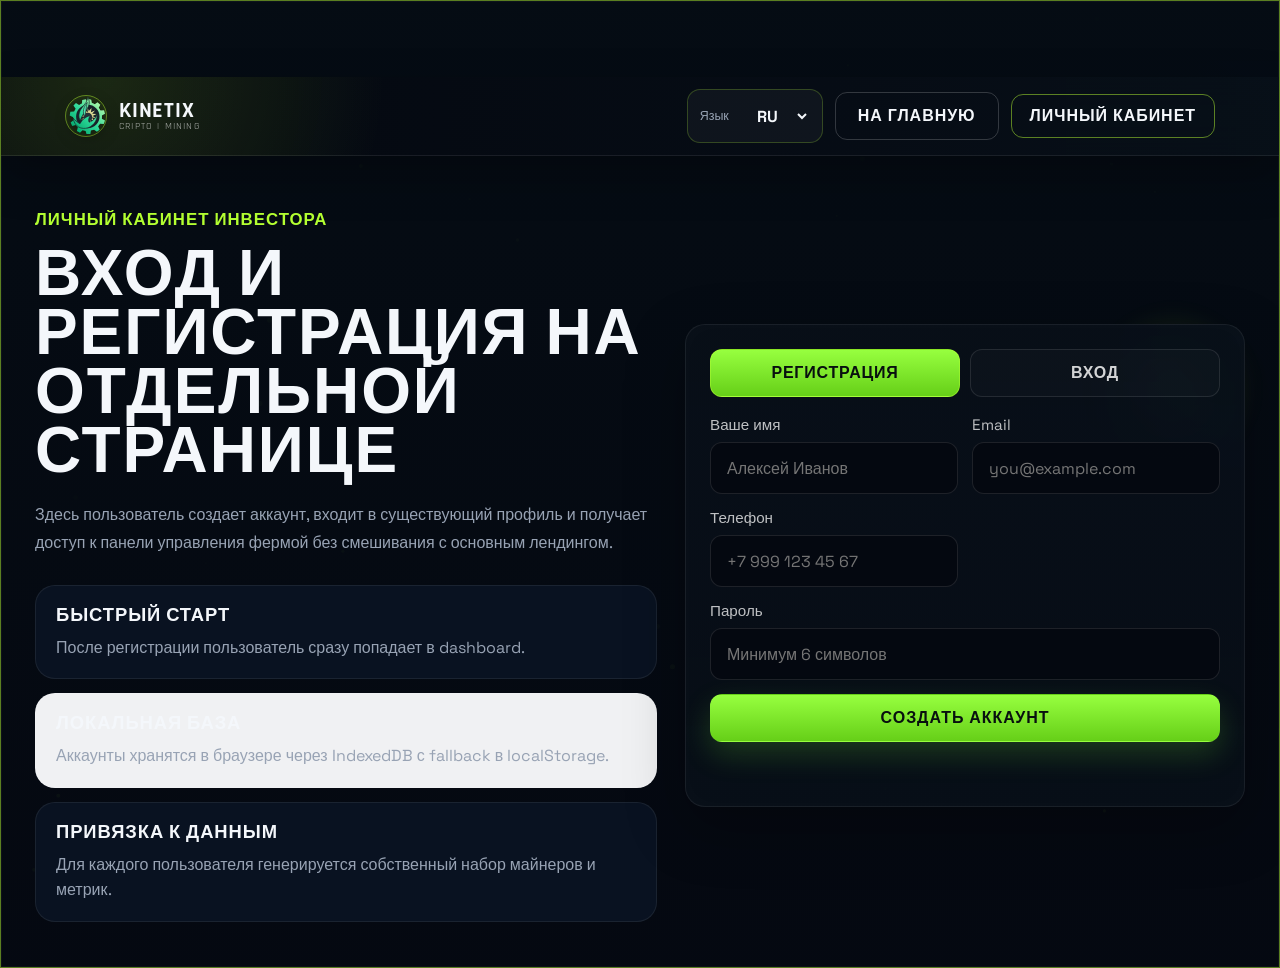
<file: equipment.html>
<!DOCTYPE html>
<html lang="ru">
  <head>
    <meta charset="UTF-8" />
    <meta name="viewport" content="width=device-width, initial-scale=1.0" />
    <title>Kinetix Tariffs</title>
    <link rel="icon" href="kinetix-logo.svg" type="image/svg+xml" />
    <meta
      name="description"
      content="Тарифные планы Kinetix: подключение тарифа, пополнение баланса и мониторинг активной мощности."
    />
    <link rel="preconnect" href="https://fonts.googleapis.com" />
    <link rel="preconnect" href="https://fonts.gstatic.com" crossorigin />
    <link
      href="https://fonts.googleapis.com/css2?family=Rajdhani:wght@400;500;600;700&family=Space+Grotesk:wght@400;500;700&display=swap"
      rel="stylesheet"
    />
    <link rel="stylesheet" href="dashboard.css" />
  </head>
  <body class="dashboard-body equipment-page">
    <div class="dashboard-shell">
      <aside class="dashboard-sidebar">
        <a href="index.html" class="dashboard-brand">
          <span class="dashboard-brand__mark"><img src="kinetix-logo.svg" alt="" /></span>
          <span class="dashboard-brand__text">
            <strong>KINETIX</strong>
            <span>CRIPTO | MINING</span>
          </span>
        </a>

        <nav class="dashboard-nav" aria-label="Навигация кабинета">
          <a class="dashboard-nav__item" href="dashboard.html">Дашборд</a>
          <a class="dashboard-nav__item is-active" href="equipment.html">Тарифные планы</a>
          <a class="dashboard-nav__item" href="finance.html">Финансы</a>
          <a class="dashboard-nav__item" href="payouts.html">Выплаты</a>
          <a class="dashboard-nav__item" href="history.html">История</a>
          <a class="dashboard-nav__item" href="support.html">Поддержка</a>
        </nav>

        <div class="sidebar-status">
          <span class="sidebar-status__title">Статус системы</span>
          <span class="sidebar-status__state">Тарифы и телеметрия синхронизированы</span>
          <div class="sidebar-status__bar">
            <i></i>
          </div>
          <strong>100%</strong>
        </div>

      </aside>

      <main class="dashboard-main">
        <header class="dashboard-header">
          <div>
            <h1>Тарифные планы</h1>
            <p id="equipment-subtitle">Подключение тарифов, пополнение баланса и мониторинг активной мощности</p>
          </div>

          <div class="dashboard-header__meta">
            <div class="dashboard-date" id="equipment-period">Текущий период</div>
            <div class="dashboard-profile">
              <span class="dashboard-profile__name" id="profile-name">MP</span>
            </div>
          </div>
        </header>

        <section class="equipment-overview equipment-overview--hero">
          <div class="equipment-overview__card" id="equipment-balance-card">
            <span>Баланс</span>
            <strong id="equipment-balance">$0.00</strong>
          </div>
          <div class="equipment-overview__card" id="equipment-slots-card">
            <span>Количество тарифных планов</span>
            <strong id="equipment-slots">0</strong>
          </div>
          <div class="equipment-overview__card" id="equipment-daily-card">
            <span>Доход в сутки</span>
            <strong id="equipment-daily">$0.00</strong>
          </div>
          <div class="equipment-overview__card" id="equipment-active-card">
            <span>Активные тарифы</span>
            <strong id="equipment-active">0</strong>
          </div>
        </section>

        <section class="panel" id="tariff-plan-panel">
          <div class="panel__header">
            <div>
              <h2>Тарифные планы</h2>
              <p>Выберите срок, нажмите купить и укажите сумму подключения от $10.</p>
            </div>
          </div>
          <div class="purchase-status" id="purchase-status" aria-live="polite"></div>
          <div class="tariff-plan-grid" id="tariff-plan-grid">
            <article class="tariff-plan-card">
              <span>6 месяцев</span>
              <strong>5%</strong>
              <small>в месяц</small>
              <small class="tariff-plan-card__term">30% за весь срок</small>
              <button class="market-card__button" type="button" data-term-months="6">Купить</button>
            </article>
            <article class="tariff-plan-card">
              <span>9 месяцев</span>
              <strong>6.2%</strong>
              <small>в месяц</small>
              <small class="tariff-plan-card__term">55.8% за весь срок</small>
              <button class="market-card__button" type="button" data-term-months="9">Купить</button>
            </article>
            <article class="tariff-plan-card">
              <span>12 месяцев</span>
              <strong>7.5%</strong>
              <small>в месяц</small>
              <small class="tariff-plan-card__term">90% за весь срок</small>
              <button class="market-card__button" type="button" data-term-months="12">Купить</button>
            </article>
            <article class="tariff-plan-card">
              <span>18 месяцев</span>
              <strong>8.3%</strong>
              <small>в месяц</small>
              <small class="tariff-plan-card__term">149.4% за весь срок</small>
              <button class="market-card__button" type="button" data-term-months="18">Купить</button>
            </article>
            <article class="tariff-plan-card">
              <span>24 месяца</span>
              <strong>9%</strong>
              <small>в месяц</small>
              <small class="tariff-plan-card__term">216% за весь срок</small>
              <button class="market-card__button" type="button" data-term-months="24">Купить</button>
            </article>
          </div>
          <form class="tariff-purchase-form" id="tariff-purchase-form" hidden>
            <label>
              <span>Сумма подключения</span>
              <input id="tariff-amount" type="number" min="10" step="1" value="10" />
            </label>
            <label>
              <span>Тарифный план</span>
              <select id="tariff-term">
                <option value="6">6 месяцев - 5% в месяц / 30% за срок</option>
                <option value="9">9 месяцев - 6.2% в месяц / 55.8% за срок</option>
                <option value="12">12 месяцев - 7.5% в месяц / 90% за срок</option>
                <option value="18">18 месяцев - 8.3% в месяц / 149.4% за срок</option>
                <option value="24">24 месяца - 9% в месяц / 216% за срок</option>
              </select>
            </label>
            <button class="market-card__button" type="submit">Подключить тариф</button>
          </form>
        </section>

        <section class="panel" id="installed-equipment-panel">
          <div class="panel__header">
            <div>
              <h2>Подключенные тарифы</h2>
              <p>Все подключенные планы автоматически появляются здесь и участвуют в расчёте статистики.</p>
            </div>
          </div>
          <div class="table-wrap">
            <table class="equipment-table">
              <thead>
                <tr>
                  <th>Тариф</th>
                  <th>План</th>
                  <th>Хэшрейт</th>
                  <th>Статус</th>
                  <th>Температура</th>
                  <th>Потребление</th>
                  <th>Время работы</th>
                </tr>
              </thead>
              <tbody id="equipment-body"></tbody>
            </table>
          </div>
        </section>
      </main>
    </div>

    <script src="db.js"></script>
    <script src="equipment.js"></script>
  </body>
</html>
</file>
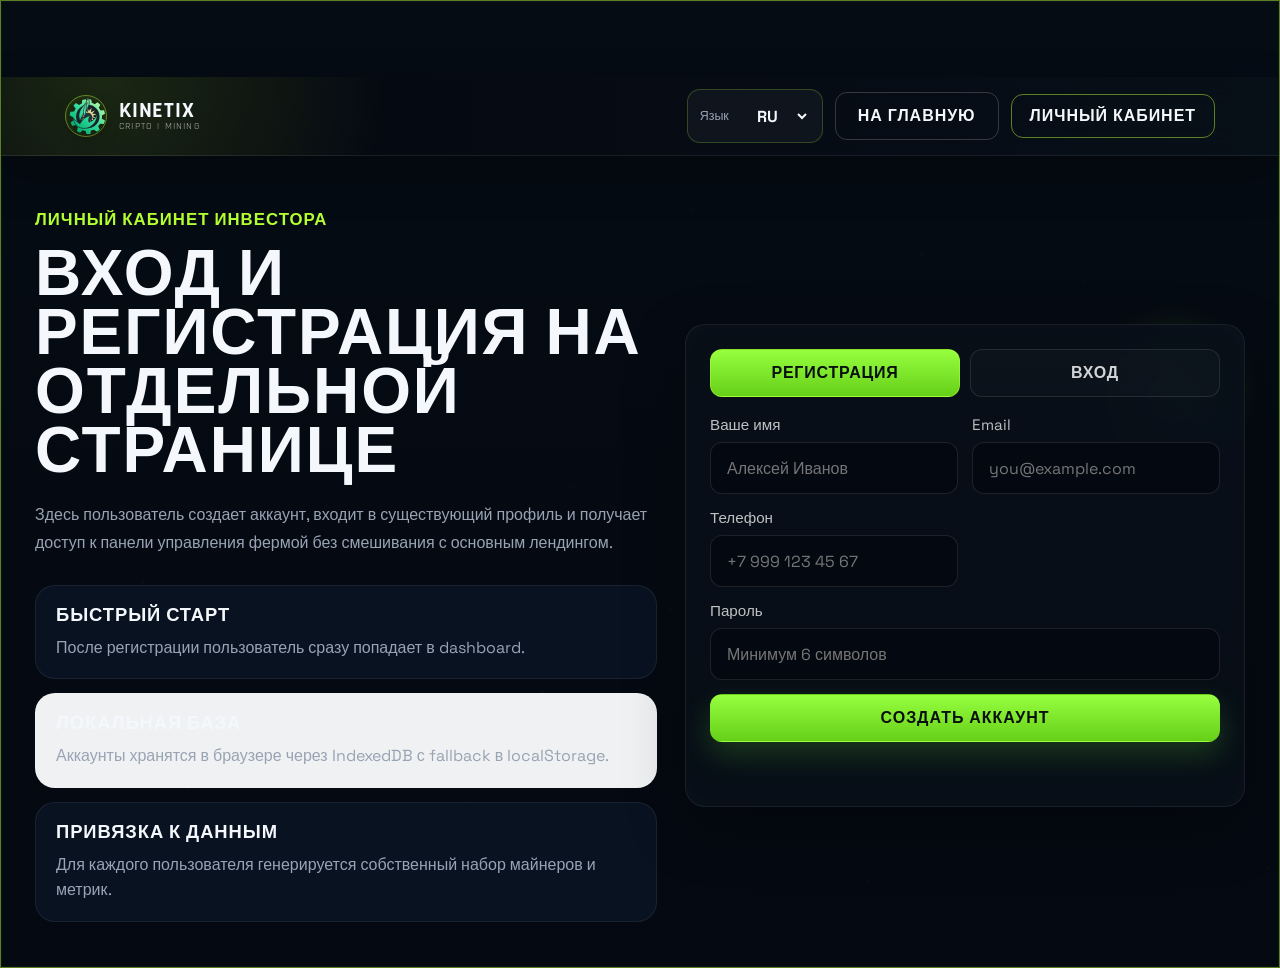
<file: finance.html>
<!DOCTYPE html>
<html lang="ru">
  <head>
    <meta charset="UTF-8" />
    <meta name="viewport" content="width=device-width, initial-scale=1.0" />
    <title>Kinetix Finance</title>
    <link rel="icon" href="kinetix-logo.svg" type="image/svg+xml" />
    <link rel="preconnect" href="https://fonts.googleapis.com" />
    <link rel="preconnect" href="https://fonts.gstatic.com" crossorigin />
    <link
      href="https://fonts.googleapis.com/css2?family=Rajdhani:wght@400;500;600;700&family=Space+Grotesk:wght@400;500;700&display=swap"
      rel="stylesheet"
    />
    <link rel="stylesheet" href="dashboard.css" />
  </head>
  <body class="dashboard-body" data-cabinet-page="finance">
    <div class="dashboard-shell">
      <aside class="dashboard-sidebar">
        <a href="index.html" class="dashboard-brand">
          <span class="dashboard-brand__mark"><img src="kinetix-logo.svg" alt="" /></span>
          <span class="dashboard-brand__text">
            <strong>KINETIX</strong>
            <span>CRIPTO | MINING</span>
          </span>
        </a>
        <nav class="dashboard-nav" aria-label="Навигация кабинета">
          <a class="dashboard-nav__item" href="dashboard.html">Дашборд</a>
          <a class="dashboard-nav__item" href="equipment.html">Тарифные планы</a>
          <a class="dashboard-nav__item is-active" href="finance.html">Финансы</a>
          <a class="dashboard-nav__item" href="payouts.html">Выплаты</a>
          <a class="dashboard-nav__item" href="history.html">История</a>
          <a class="dashboard-nav__item" href="support.html">Поддержка</a>
        </nav>
        <div class="sidebar-status">
          <span class="sidebar-status__title">Финансовый статус</span>
          <span class="sidebar-status__state">Баланс и доходность синхронизированы</span>
          <div class="sidebar-status__bar"><i></i></div>
          <strong>100%</strong>
        </div>
        <button class="sidebar-logout" id="logout-button" type="button">Выйти</button>
      </aside>

      <main class="dashboard-main">
        <header class="dashboard-header">
          <div>
            <h1>Финансы</h1>
            <p id="page-subtitle">Финансовая сводка аккаунта</p>
          </div>
          <div class="dashboard-header__meta">
            <div class="dashboard-date" id="page-period">Текущий период</div>
            <div class="dashboard-profile">
              <span class="dashboard-profile__name" id="profile-name">MP</span>
            </div>
          </div>
        </header>

        <section class="page-grid page-grid--metrics finance-summary">
          <article class="info-card">
            <span>Заработано</span>
            <strong id="finance-earned-btc">0 BTC</strong>
            <small id="finance-earned-usd">$0.00</small>
          </article>
          <article class="info-card">
            <span>Выплачено</span>
            <strong id="finance-paid-btc">0 BTC</strong>
            <small id="finance-paid-usd">$0.00</small>
          </article>
          <article class="info-card">
            <span>Баланс</span>
            <strong id="finance-balance-btc">0 BTC</strong>
            <small id="finance-balance-usd">$0.00</small>
          </article>
          <article class="info-card">
            <span>Баланс тарифов</span>
            <strong id="finance-equipment-balance">$0.00</strong>
            <small>Свободно для подключения тарифов</small>
          </article>
        </section>

        <section class="panel finance-balance-panel" id="balance-panel">
          <div class="panel__header">
            <div>
              <h2>Управление балансом</h2>
              <p>Внесение и вывод средств для подключения тарифных планов</p>
            </div>
          </div>
          <div class="purchase-status" id="finance-balance-status" aria-live="polite"></div>
          <form class="finance-balance-form" id="finance-balance-form">
            <label>
              <span>Сумма</span>
              <input id="finance-balance-amount" type="number" min="10" step="1" value="10" placeholder="Введите сумму в $" />
            </label>
            <div class="finance-balance-form__actions">
              <button class="balance-action" type="submit" data-finance-action="deposit">Внести</button>
              <button class="balance-action balance-action--secondary" type="submit" data-finance-action="withdraw">Вывести</button>
            </div>
          </form>
        </section>

        <section class="page-grid">
          <article class="panel">
            <div class="panel__header">
              <div>
                <h2>Доходность</h2>
                <p>Быстрая оценка текущего денежного потока фермы</p>
              </div>
            </div>
            <div class="mini-stat-grid">
              <div class="mini-stat">
                <span>Доход в сутки</span>
                <strong id="finance-daily">$0.00</strong>
              </div>
              <div class="mini-stat">
                <span>Доход в месяц</span>
                <strong id="finance-monthly">$0.00</strong>
              </div>
              <div class="mini-stat">
                <span>Доход в год</span>
                <strong id="finance-yearly">$0.00</strong>
              </div>
            </div>
          </article>

          <article class="panel">
            <div class="panel__header">
              <div>
                <h2>Операционные показатели</h2>
                <p>Финансы, привязанные к реальной работе техники</p>
              </div>
            </div>
            <div class="detail-list">
              <div class="detail-list__item"><span>Эффективность</span><strong id="finance-efficiency">0%</strong></div>
              <div class="detail-list__item"><span>Активные тарифы</span><strong id="finance-miners">0</strong></div>
            </div>
          </article>
        </section>
      </main>
    </div>

    <script src="db.js"></script>
    <script src="cabinet-pages.js"></script>
  </body>
</html>
</file>
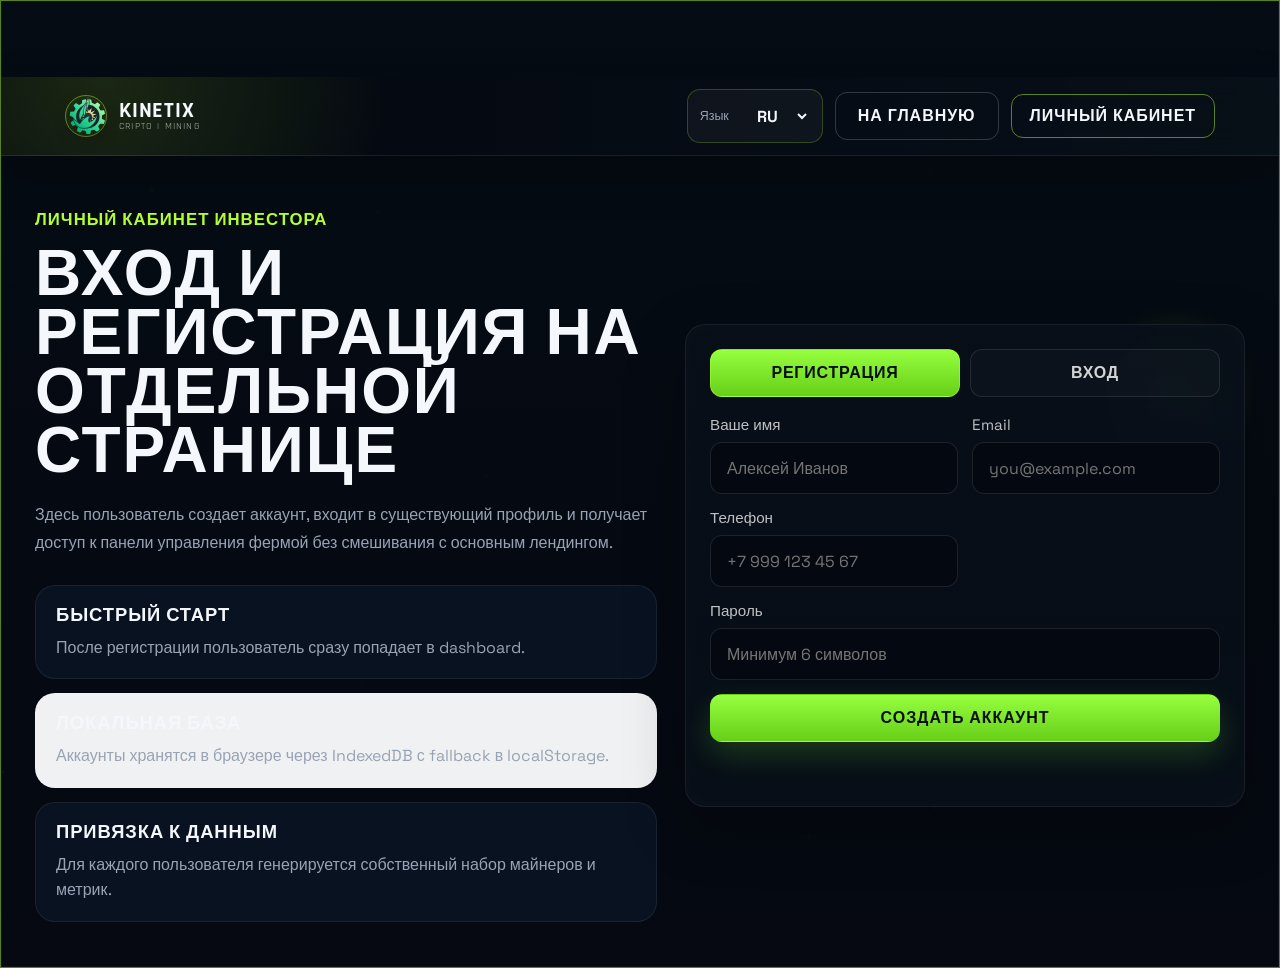
<file: history.html>
<!DOCTYPE html>
<html lang="ru">
  <head>
    <meta charset="UTF-8" />
    <meta name="viewport" content="width=device-width, initial-scale=1.0" />
    <title>Kinetix History</title>
    <link rel="icon" href="kinetix-logo.svg" type="image/svg+xml" />
    <link rel="preconnect" href="https://fonts.googleapis.com" />
    <link rel="preconnect" href="https://fonts.gstatic.com" crossorigin />
    <link
      href="https://fonts.googleapis.com/css2?family=Rajdhani:wght@400;500;600;700&family=Space+Grotesk:wght@400;500;700&display=swap"
      rel="stylesheet"
    />
    <link rel="stylesheet" href="dashboard.css" />
  </head>
  <body class="dashboard-body" data-cabinet-page="history">
    <div class="dashboard-shell">
      <aside class="dashboard-sidebar">
        <a href="index.html" class="dashboard-brand">
          <span class="dashboard-brand__mark"><img src="kinetix-logo.svg" alt="" /></span>
          <span class="dashboard-brand__text">
            <strong>KINETIX</strong>
            <span>CRIPTO | MINING</span>
          </span>
        </a>
        <nav class="dashboard-nav" aria-label="Навигация кабинета">
          <a class="dashboard-nav__item" href="dashboard.html">Дашборд</a>
          <a class="dashboard-nav__item" href="equipment.html">Тарифные планы</a>
          <a class="dashboard-nav__item" href="finance.html">Финансы</a>
          <a class="dashboard-nav__item" href="payouts.html">Выплаты</a>
          <a class="dashboard-nav__item is-active" href="history.html">История</a>
          <a class="dashboard-nav__item" href="support.html">Поддержка</a>
        </nav>
        <div class="sidebar-status">
          <span class="sidebar-status__title">Лента событий</span>
          <span class="sidebar-status__state">Операции и покупки сохранены</span>
          <div class="sidebar-status__bar"><i></i></div>
          <strong>100%</strong>
        </div>
        <button class="sidebar-logout" id="logout-button" type="button">Выйти</button>
      </aside>

      <main class="dashboard-main">
        <header class="dashboard-header">
          <div>
            <h1>История</h1>
            <p id="page-subtitle">События кабинета и фермы</p>
          </div>
          <div class="dashboard-header__meta">
            <div class="dashboard-date" id="page-period">Текущий период</div>
            <div class="dashboard-profile">
              <span class="dashboard-profile__name" id="profile-name">MP</span>
            </div>
          </div>
        </header>

        <section class="page-grid page-grid--metrics">
          <article class="info-card">
            <span>Всего событий</span>
            <strong id="history-events">0</strong>
            <small>Покупки и пополнения</small>
          </article>
          <article class="info-card">
            <span>Подключено тарифов</span>
            <strong id="history-installed">0</strong>
            <small>Текущее состояние фермы</small>
          </article>
          <article class="info-card">
            <span>Среднее время работы</span>
            <strong id="history-runtime">0д 0ч 0м</strong>
            <small>По установленной технике</small>
          </article>
        </section>

        <section class="panel">
          <div class="panel__header">
            <div>
              <h2>Хронология</h2>
              <p>Все ключевые действия по аккаунту в одном месте</p>
            </div>
          </div>
          <div class="timeline" id="history-timeline"></div>
        </section>
      </main>
    </div>

    <script src="db.js"></script>
    <script src="cabinet-pages.js"></script>
  </body>
</html>
</file>
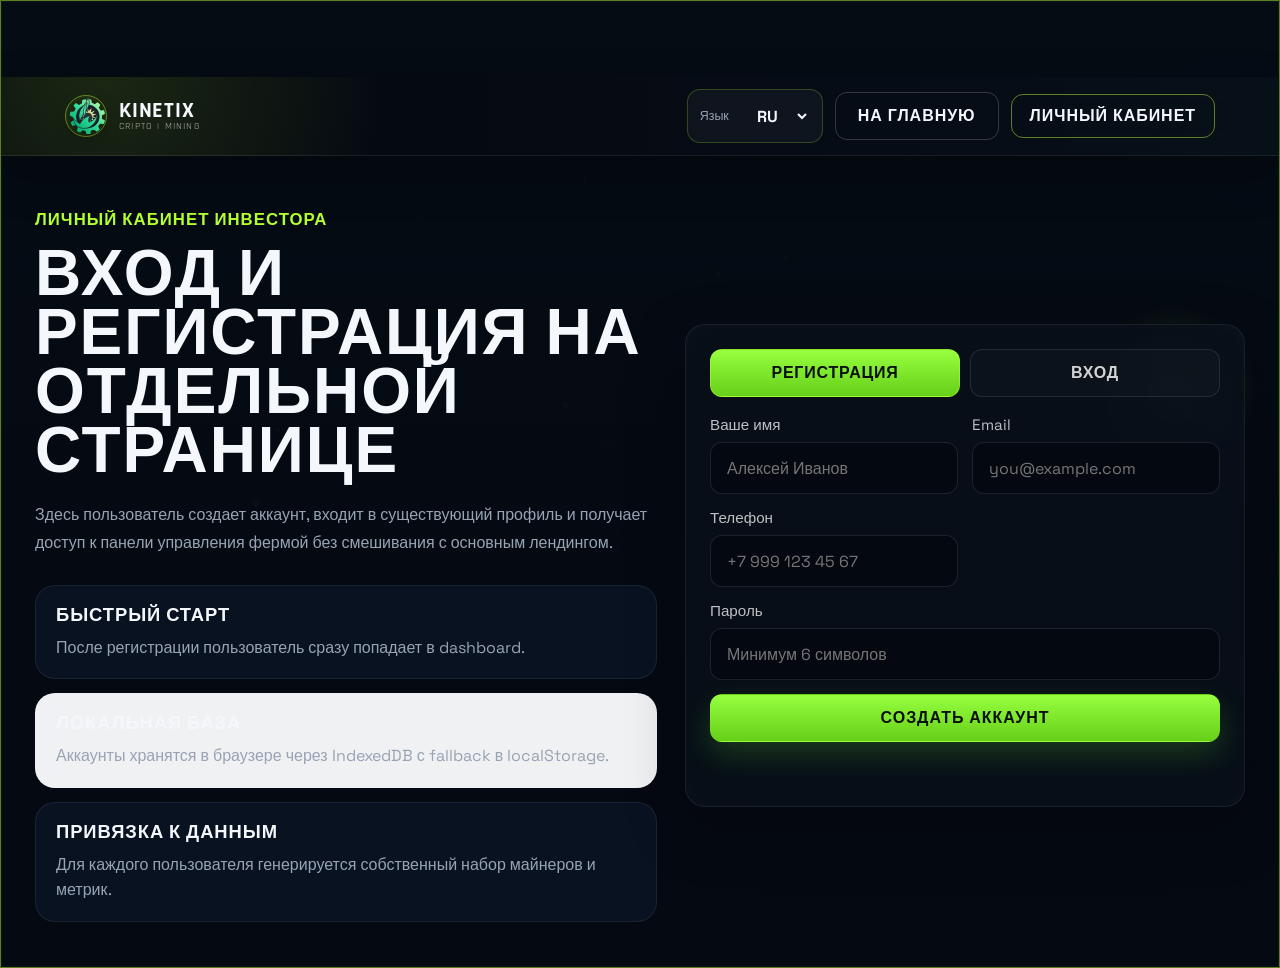
<file: payouts.html>
<!DOCTYPE html>
<html lang="ru">
  <head>
    <meta charset="UTF-8" />
    <meta name="viewport" content="width=device-width, initial-scale=1.0" />
    <title>Kinetix Payouts</title>
    <link rel="icon" href="kinetix-logo.svg" type="image/svg+xml" />
    <link rel="preconnect" href="https://fonts.googleapis.com" />
    <link rel="preconnect" href="https://fonts.gstatic.com" crossorigin />
    <link
      href="https://fonts.googleapis.com/css2?family=Rajdhani:wght@400;500;600;700&family=Space+Grotesk:wght@400;500;700&display=swap"
      rel="stylesheet"
    />
    <link rel="stylesheet" href="dashboard.css" />
  </head>
  <body class="dashboard-body" data-cabinet-page="payouts">
    <div class="dashboard-shell">
      <aside class="dashboard-sidebar">
        <a href="index.html" class="dashboard-brand">
          <span class="dashboard-brand__mark"><img src="kinetix-logo.svg" alt="" /></span>
          <span class="dashboard-brand__text">
            <strong>KINETIX</strong>
            <span>CRIPTO | MINING</span>
          </span>
        </a>
        <nav class="dashboard-nav" aria-label="Навигация кабинета">
          <a class="dashboard-nav__item" href="dashboard.html">Дашборд</a>
          <a class="dashboard-nav__item" href="equipment.html">Тарифные планы</a>
          <a class="dashboard-nav__item" href="finance.html">Финансы</a>
          <a class="dashboard-nav__item is-active" href="payouts.html">Выплаты</a>
          <a class="dashboard-nav__item" href="history.html">История</a>
          <a class="dashboard-nav__item" href="support.html">Поддержка</a>
        </nav>
        <div class="sidebar-status">
          <span class="sidebar-status__title">Статус выплат</span>
          <span class="sidebar-status__state" id="payouts-status">Ожидание</span>
          <div class="sidebar-status__bar"><i></i></div>
          <strong>100%</strong>
        </div>
        <button class="sidebar-logout" id="logout-button" type="button">Выйти</button>
      </aside>

      <main class="dashboard-main">
        <header class="dashboard-header">
          <div>
            <h1>Выплаты</h1>
            <p id="page-subtitle">Расписание и история выплат</p>
          </div>
          <div class="dashboard-header__meta">
            <div class="dashboard-date" id="page-period">Текущий период</div>
            <div class="dashboard-profile">
              <span class="dashboard-profile__name" id="profile-name">MP</span>
            </div>
          </div>
        </header>

        <section class="page-grid page-grid--metrics">
          <article class="info-card">
            <span>Следующая выплата</span>
            <strong id="payouts-next">00 : 00 : 00</strong>
            <small>Автоматический цикл</small>
          </article>
          <article class="info-card">
            <span>Доступно для вывода</span>
            <strong id="payouts-available-usd">$0.00</strong>
            <small>Доступный баланс</small>
          </article>
          <article class="info-card">
            <span>Минимум к выводу</span>
            <strong id="payouts-minimum">$10.00</strong>
            <small>Фиксированный порог</small>
          </article>
        </section>

        <section class="page-grid">
          <article class="panel">
            <div class="panel__header">
              <div>
                <h2>Последние выплаты</h2>
                <p>Фактические транзакции по добытому балансу</p>
              </div>
            </div>
            <div class="payout-list" id="payout-list"></div>
          </article>

          <article class="panel">
            <div class="panel__header">
              <div>
                <h2>Краткая статистика</h2>
                <p>Текущая картина по выплатам и работе фермы</p>
              </div>
            </div>
            <div class="mini-stat-grid" id="payout-stats"></div>
          </article>
        </section>
      </main>
    </div>

    <script src="db.js?v=20260722-2"></script>
    <script src="cabinet-pages.js?v=20260722-2"></script>
  </body>
</html>
</file>
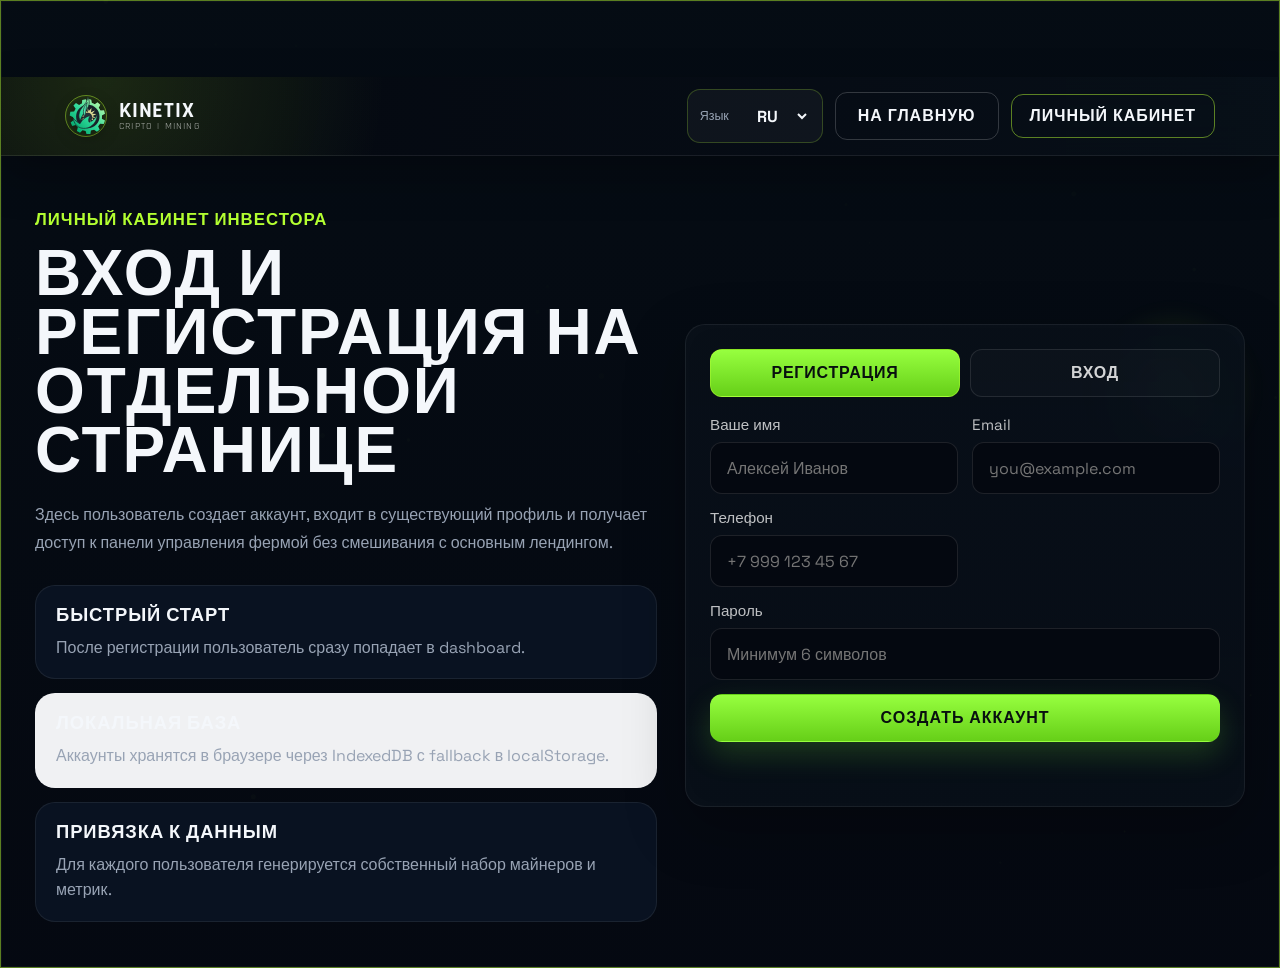
<file: support.html>
<!DOCTYPE html>
<html lang="ru">
  <head>
    <meta charset="UTF-8" />
    <meta name="viewport" content="width=device-width, initial-scale=1.0" />
    <title>Kinetix Support</title>
    <link rel="icon" href="kinetix-logo.svg" type="image/svg+xml" />
    <link rel="preconnect" href="https://fonts.googleapis.com" />
    <link rel="preconnect" href="https://fonts.gstatic.com" crossorigin />
    <link
      href="https://fonts.googleapis.com/css2?family=Rajdhani:wght@400;500;600;700&family=Space+Grotesk:wght@400;500;700&display=swap"
      rel="stylesheet"
    />
    <link rel="stylesheet" href="dashboard.css" />
  </head>
  <body class="dashboard-body" data-cabinet-page="support">
    <div class="dashboard-shell">
      <aside class="dashboard-sidebar">
        <a href="index.html" class="dashboard-brand">
          <span class="dashboard-brand__mark"><img src="kinetix-logo.svg" alt="" /></span>
          <span class="dashboard-brand__text">
            <strong>KINETIX</strong>
            <span>CRIPTO | MINING</span>
          </span>
        </a>
        <nav class="dashboard-nav" aria-label="Навигация кабинета">
          <a class="dashboard-nav__item" href="dashboard.html">Дашборд</a>
          <a class="dashboard-nav__item" href="equipment.html">Тарифные планы</a>
          <a class="dashboard-nav__item" href="finance.html">Финансы</a>
          <a class="dashboard-nav__item" href="payouts.html">Выплаты</a>
          <a class="dashboard-nav__item" href="history.html">История</a>
          <a class="dashboard-nav__item is-active" href="support.html">Поддержка</a>
        </nav>
        <div class="sidebar-status">
          <span class="sidebar-status__title">Служба поддержки</span>
          <span class="sidebar-status__state">Заявки принимаются онлайн</span>
          <div class="sidebar-status__bar"><i></i></div>
          <strong>100%</strong>
        </div>
        <button class="sidebar-logout" id="logout-button" type="button">Выйти</button>
      </aside>

      <main class="dashboard-main">
        <header class="dashboard-header">
          <div>
            <h1>Поддержка</h1>
            <p id="page-subtitle">Часто задаваемые вопросы, заявки и контакты поддержки</p>
          </div>
          <div class="dashboard-header__meta">
            <div class="dashboard-date" id="page-period">Текущий период</div>
            <div class="dashboard-profile">
              <span class="dashboard-profile__name" id="profile-name">MP</span>
            </div>
          </div>
        </header>

        <section class="panel">
          <div class="panel__header">
            <div>
              <h2>Часто задаваемые вопросы</h2>
              <p>Быстрые ответы на самые популярные вопросы инвесторов</p>
            </div>
          </div>
          <div class="faq-list" id="support-faq-list">
            <article class="faq-item">
              <strong>Как быстро данные появляются после покупки?</strong>
              <p>Новый тариф подключается сразу после оплаты и моментально участвует в расчёте хешрейта, дохода и балансов.</p>
            </article>
            <article class="faq-item">
              <strong>Как рассчитывается доходность?</strong>
              <p>Доход строится на подключенном тарифе, алгоритме майнинга, текущей телеметрии и рабочих статусах устройств.</p>
            </article>
            <article class="faq-item">
              <strong>Какая энергетическая база используется?</strong>
              <p>Основой является собственная солнечная электростанция, что позволяет удерживать среднегодовую стоимость энергии около $0.01 за кВт.</p>
            </article>
          </div>
        </section>

        <section class="panel support-ticket-panel">
          <div class="panel__header">
            <div>
              <h2>Задать вопрос</h2>
              <p>Если вы не нашли ответа на свой вопрос, то напишите нам о своей проблеме.</p>
            </div>
          </div>
          <div class="purchase-status" id="support-ticket-status" aria-live="polite"></div>
          <form class="support-ticket-form" id="support-ticket-form">
            <label>
              <span>Имя</span>
              <input id="support-ticket-name" type="text" placeholder="Ваше имя" required />
            </label>
            <label>
              <span>Mail</span>
              <input id="support-ticket-email" type="email" placeholder="mail@example.com" required />
            </label>
            <label>
              <span>Тема</span>
              <input id="support-ticket-subject" type="text" placeholder="Тема обращения" required />
            </label>
            <label>
              <span>Текст вопроса</span>
              <textarea id="support-ticket-message" rows="6" placeholder="Опишите проблему или вопрос" required></textarea>
            </label>
            <button class="dashboard-link-card__button" type="submit">Отправить заявку</button>
          </form>
        </section>

        <section class="page-grid">
          <article class="panel">
            <div class="panel__header">
              <div>
                <h2>Контакты</h2>
                <p>Свяжитесь с командой любым удобным способом</p>
              </div>
            </div>
            <div class="detail-list">
              <div class="detail-list__item"><span>Поддержка</span><strong>support@miningpower.com</strong></div>
              <div class="detail-list__item"><span>Telegram</span><strong>@miningpower_support</strong></div>
              <div class="detail-list__item"><span>WhatsApp</span><strong>+7 700 000 00 00</strong></div>
            </div>
          </article>
        </section>
      </main>
    </div>

    <script src="db.js"></script>
    <script src="cabinet-pages.js"></script>
  </body>
</html>
</file>
<file: styles.css>
:root {
  --bg: #050912;
  --bg-soft: rgba(8, 16, 27, 0.85);
  --panel: rgba(8, 15, 24, 0.92);
  --panel-strong: #09111b;
  --line: rgba(184, 255, 51, 0.22);
  --line-strong: rgba(184, 255, 51, 0.48);
  --text: #f4f7fb;
  --muted: #98a3b4;
  --accent: #b4ff31;
  --accent-strong: #7dff3a;
  --accent-soft: rgba(180, 255, 49, 0.14);
  --shadow: 0 0 35px rgba(124, 255, 53, 0.18);
  --radius-lg: 30px;
  --radius-md: 20px;
  --radius-sm: 14px;
  --content-width: 1180px;
  --block-a-start: #050505;
  --block-a-end: #000000;
  --block-b-start: #ffffff;
  --block-b-end: #f2f3f5;
  --surface-one: #050505;
  --surface-two: #ffffff;
  --checker-light: rgba(255, 255, 255, 0.045);
  --checker-dark: rgba(255, 255, 255, 0.018);
  --card-a-start: rgba(10, 19, 30, 0.94);
  --card-a-end: rgba(5, 11, 20, 0.98);
  --card-b-start: rgba(245, 246, 248, 0.98);
  --card-b-end: rgba(226, 229, 233, 0.98);
  --card-one: rgba(10, 20, 34, 0.94);
  --card-two: rgba(245, 246, 248, 0.98);
  --card-checker-light: rgba(255, 255, 255, 0.04);
  --card-checker-dark: rgba(255, 255, 255, 0.016);
}

*,
*::before,
*::after {
  box-sizing: border-box;
}

html {
  scroll-behavior: smooth;
}

body {
  margin: 0;
  min-width: 320px;
  background:
    radial-gradient(circle at top right, rgba(35, 73, 122, 0.28), transparent 28%),
    radial-gradient(circle at 15% 10%, rgba(124, 255, 53, 0.12), transparent 18%),
    linear-gradient(180deg, #02050b 0%, #050913 48%, #03070f 100%);
  color: var(--text);
  font-family: "Space Grotesk", sans-serif;
}

a {
  color: inherit;
  text-decoration: none;
}

button,
input,
select {
  font: inherit;
}

button {
  cursor: pointer;
}

.bg-canvas {
  position: fixed;
  inset: 0;
  width: 100%;
  height: 100%;
  z-index: -1;
  opacity: 0.85;
}

.page-shell {
  width: 100%;
  max-width: none;
  margin: 0;
  padding: 0;
}

.site-frame {
  width: 100%;
  max-width: none;
  margin: 0;
  min-height: 100vh;
  padding-top: 76px;
  border: 1px solid var(--line-strong);
  border-radius: 0;
  background:
    linear-gradient(180deg, rgba(5, 12, 20, 0.98) 0%, rgba(5, 9, 18, 0.95) 100%);
  box-shadow:
    inset 0 0 0 1px rgba(255, 255, 255, 0.03),
    0 30px 80px rgba(0, 0, 0, 0.35);
  overflow: hidden;
}

[id] {
  scroll-margin-top: 96px;
}

.topbar,
.hero,
.stats,
.section-grid,
.investment-block,
.footer {
  padding-left: clamp(22px, 5vw, 72px);
  padding-right: clamp(22px, 5vw, 72px);
}

.topbar {
  position: fixed;
  inset: 0 0 auto;
  z-index: 100;
  min-height: 76px;
  display: flex;
  align-items: center;
  justify-content: space-between;
  gap: 18px;
  padding-top: 12px;
  padding-bottom: 12px;
  border-bottom: 1px solid rgba(255, 255, 255, 0.08);
  background:
    radial-gradient(circle at 8% 0%, rgba(180, 255, 49, 0.13), transparent 24%),
    linear-gradient(90deg, rgba(4, 8, 15, 0.96), rgba(8, 16, 25, 0.9));
  box-shadow: 0 18px 45px rgba(0, 0, 0, 0.28);
  backdrop-filter: blur(18px);
}

.topbar__actions {
  display: inline-flex;
  align-items: center;
  gap: 12px;
}

.topbar__menu {
  width: 46px;
  height: 42px;
  display: none;
  align-content: center;
  gap: 5px;
  padding: 0 12px;
  border: 1px solid rgba(180, 255, 49, 0.22);
  border-radius: 13px;
  background: rgba(180, 255, 49, 0.08);
  color: var(--text);
  transition:
    border-color 0.18s ease,
    background 0.18s ease,
    transform 0.18s ease;
}

.topbar__menu span {
  display: block;
  height: 2px;
  border-radius: 999px;
  background: currentColor;
  transition:
    transform 0.18s ease,
    opacity 0.18s ease;
}

.topbar__menu:hover {
  transform: translateY(-1px);
  border-color: rgba(180, 255, 49, 0.42);
  background: rgba(180, 255, 49, 0.13);
}

.topbar__menu.is-active span:nth-child(1) {
  transform: translateY(7px) rotate(45deg);
}

.topbar__menu.is-active span:nth-child(2) {
  opacity: 0;
}

.topbar__menu.is-active span:nth-child(3) {
  transform: translateY(-7px) rotate(-45deg);
}

.topbar__language {
  min-height: 42px;
  display: inline-flex;
  align-items: center;
  gap: 8px;
  padding: 0 12px;
  border: 1px solid var(--line);
  border-radius: 13px;
  background: rgba(255, 255, 255, 0.04);
}

.topbar__language span {
  color: var(--muted);
  font-size: 0.78rem;
}

.topbar__language select {
  border: 0;
  outline: 0;
  background: transparent;
  color: var(--text);
  font: inherit;
  font-weight: 700;
}

.topbar__language option {
  color: #07101a;
}

.brand {
  display: inline-flex;
  align-items: center;
  gap: 12px;
}

.brand__mark {
  display: grid;
  place-items: center;
  width: 42px;
  height: 42px;
  border-radius: 50%;
  color: var(--accent);
  border: 1px solid var(--line-strong);
  box-shadow: inset 0 0 16px rgba(180, 255, 49, 0.1);
  font-size: 1.15rem;
}

.brand__mark img {
  display: block;
  width: 100%;
  height: 100%;
  max-width: 100%;
  object-fit: contain;
  object-position: center;
  transform: translate(-1px, -2px);
  filter: drop-shadow(0 4px 8px rgba(0, 0, 0, 0.28));
}

.brand__text {
  display: grid;
  font-family: "Rajdhani", sans-serif;
  line-height: 0.92;
  letter-spacing: 0.05em;
}

.brand__text strong {
  font-size: 1.4rem;
}

.brand__text span {
  color: rgba(255, 255, 255, 0.65);
  font-size: 0.62rem;
  letter-spacing: 0.12em;
}

.topnav {
  flex: 1;
  display: flex;
  align-items: center;
  justify-content: center;
  gap: clamp(8px, 1vw, 16px);
  font-family: "Rajdhani", sans-serif;
  font-weight: 600;
  text-transform: uppercase;
  letter-spacing: 0.05em;
}

.topnav.is-open {
  opacity: 1;
  pointer-events: auto;
  transform: translateY(0);
  visibility: visible;
}

.topnav a {
  color: rgba(255, 255, 255, 0.85);
}

.topnav > a {
  display: flex;
  align-items: center;
  min-height: 38px;
  padding: 0 12px;
  border: 1px solid transparent;
  border-radius: 999px;
  transition:
    border-color 0.18s ease,
    background 0.18s ease,
    color 0.18s ease,
    transform 0.18s ease;
}

.topnav > a:hover {
  transform: translateX(3px);
  border-color: rgba(180, 255, 49, 0.22);
  background: rgba(180, 255, 49, 0.08);
  color: var(--text);
}

.topnav__actions {
  display: inline-flex;
  align-items: center;
  gap: 10px;
  margin-left: auto;
}

.topnav__actions .button {
  width: auto;
  min-height: 42px;
  white-space: nowrap;
}

.button {
  display: inline-flex;
  align-items: center;
  justify-content: center;
  min-height: 48px;
  padding: 0 22px;
  border: 1px solid transparent;
  border-radius: 12px;
  background: linear-gradient(180deg, #97ff3f 0%, #66cf18 100%);
  color: #08100f;
  font-family: "Rajdhani", sans-serif;
  font-weight: 700;
  font-size: 1rem;
  letter-spacing: 0.06em;
  text-transform: uppercase;
  transition:
    transform 0.25s ease,
    box-shadow 0.25s ease,
    filter 0.25s ease;
  box-shadow: 0 12px 30px rgba(120, 255, 60, 0.18);
}

.button:hover {
  transform: translateY(-2px);
  filter: brightness(1.03);
  box-shadow: 0 16px 32px rgba(120, 255, 60, 0.26);
}

.button--secondary,
.button--ghost {
  background: transparent;
  color: var(--text);
  border-color: rgba(255, 255, 255, 0.18);
  box-shadow: none;
}

.button--ghost {
  min-height: 44px;
  padding-inline: 18px;
  border-color: var(--line-strong);
}

.hero {
  position: relative;
  isolation: isolate;
  display: grid;
  grid-template-columns: minmax(300px, 0.72fr) minmax(560px, 1.28fr);
  align-items: center;
  gap: clamp(18px, 3.5vw, 54px);
  min-height: calc(100vh - 76px);
  padding-top: clamp(42px, 6vw, 74px);
  padding-bottom: clamp(40px, 6vw, 82px);
  background:
    linear-gradient(90deg, rgba(2, 5, 12, 0.98) 0%, rgba(3, 7, 14, 0.88) 31%, rgba(3, 8, 14, 0.54) 57%, rgba(3, 8, 13, 0.16) 100%),
    radial-gradient(circle at 73% 25%, rgba(255, 198, 95, 0.82), rgba(255, 137, 41, 0.28) 12%, transparent 25%),
    radial-gradient(ellipse at 66% 23%, rgba(255, 244, 176, 0.34), transparent 29%),
    linear-gradient(180deg, #0a1625 0%, #17293a 34%, #6d5944 50%, #0c151c 51%, #02060d 100%);
  overflow: hidden;
}

.hero::before {
  content: "";
  position: absolute;
  inset: 0;
  z-index: -2;
  background:
    linear-gradient(168deg, transparent 0 42%, rgba(255, 255, 255, 0.2) 43%, transparent 47%),
    linear-gradient(12deg, transparent 0 54%, rgba(255, 220, 152, 0.2) 55%, transparent 63%),
    radial-gradient(ellipse at 73% 31%, rgba(255, 220, 145, 0.38), transparent 29%),
    radial-gradient(ellipse at 53% 21%, rgba(56, 83, 105, 0.45), transparent 31%);
  filter: blur(1px);
  opacity: 0.82;
}

.hero::after {
  content: "";
  position: absolute;
  left: 0;
  right: 0;
  bottom: 0;
  z-index: -1;
  height: 43%;
  background:
    linear-gradient(180deg, rgba(8, 13, 18, 0.18), rgba(2, 5, 10, 0.96) 72%),
    repeating-linear-gradient(178deg, rgba(255, 255, 255, 0.035) 0 1px, transparent 1px 18px),
    linear-gradient(90deg, #071018, #03070c 54%, #010308);
  clip-path: polygon(0 35%, 34% 29%, 58% 20%, 100% 28%, 100% 100%, 0 100%);
}

.hero__content {
  align-self: center;
  z-index: 3;
  max-width: 590px;
  text-shadow: 0 2px 22px rgba(0, 0, 0, 0.58);
}

.eyebrow {
  margin: 0 0 16px;
  color: var(--accent);
  font-family: "Rajdhani", sans-serif;
  font-size: 1.05rem;
  font-weight: 700;
  text-transform: uppercase;
  letter-spacing: 0.06em;
}

.hero h1,
.section-copy h2,
.calculator h2 {
  margin: 0;
  font-family: "Rajdhani", sans-serif;
  font-size: clamp(2.9rem, 5.1vw, 5.5rem);
  line-height: 0.94;
  text-transform: uppercase;
  letter-spacing: 0.03em;
}

.hero__lead,
.section-copy p,
.accordion__content p,
.footer__brand p {
  color: var(--muted);
  line-height: 1.7;
}

.hero__lead {
  max-width: 500px;
  margin: 16px 0 22px;
  color: rgba(239, 246, 255, 0.88);
}

.hero__assist {
  max-width: 530px;
  margin: 0 0 24px;
  color: rgba(229, 238, 246, 0.84);
  line-height: 1.7;
}

.hero__actions {
  display: flex;
  flex-wrap: wrap;
  gap: 14px;
}

.crypto-strip {
  margin-top: 30px;
}

.crypto-strip span {
  display: block;
  margin-bottom: 12px;
  color: rgba(255, 255, 255, 0.8);
  font-family: "Rajdhani", sans-serif;
  text-transform: uppercase;
  letter-spacing: 0.04em;
}

.crypto-strip__icons {
  display: flex;
  gap: 12px;
}

.crypto-strip__icons i,
.coin {
  display: grid;
  place-items: center;
  width: 34px;
  height: 34px;
  border-radius: 50%;
  background: radial-gradient(circle at 30% 30%, #ffe07b, #f49800);
  color: #231a00;
  font-style: normal;
  font-weight: 700;
  box-shadow: 0 0 18px rgba(255, 195, 0, 0.3);
}

.crypto-strip__icons i:nth-child(2) {
  background: radial-gradient(circle at 30% 30%, #b7d0ff, #5574d6);
  color: #0e1533;
}

.crypto-strip__icons i:nth-child(3) {
  background: radial-gradient(circle at 30% 30%, #bfffe1, #00d47b);
  color: #042315;
}

.hero__visual {
  z-index: 2;
  min-height: clamp(470px, 43vw, 660px);
}

.hero__scene {
  --farm-width: clamp(560px, 58vw, 920px);
  --panel-width: clamp(330px, 32vw, 510px);
  position: relative;
  isolation: isolate;
  height: 100%;
  min-height: clamp(470px, 43vw, 660px);
  overflow: hidden;
  border: 1px solid rgba(255, 255, 255, 0.08);
  border-radius: 32px;
  background:
    linear-gradient(180deg, rgba(6, 12, 18, 0.3), rgba(6, 12, 18, 0.68)),
    radial-gradient(circle at top right, rgba(255, 191, 91, 0.16), transparent 24%),
    #07111a;
  box-shadow:
    0 36px 72px rgba(0, 0, 0, 0.34),
    inset 0 1px 0 rgba(255, 255, 255, 0.08);
}

.hero__scene::before {
  content: "";
  position: absolute;
  inset: 0;
  z-index: 1;
  background:
    linear-gradient(180deg, rgba(8, 15, 24, 0.06) 0%, rgba(8, 15, 24, 0.36) 100%),
    radial-gradient(circle at 78% 12%, rgba(255, 192, 82, 0.22), transparent 20%),
    radial-gradient(circle at 50% 100%, rgba(7, 13, 22, 0.4), transparent 34%);
  pointer-events: none;
}

.hero__scene > :not(.hero__photo) {
  display: none;
}

.hero__photo {
  position: absolute;
  inset: 0;
  z-index: 0;
  background:
    linear-gradient(180deg, rgba(5, 10, 16, 0.06), rgba(5, 10, 16, 0.24)),
    url("hero-photo.png") center center / cover no-repeat;
}

.hero__glow {
  position: absolute;
  inset: 0 -12% 8% -6%;
  z-index: 1;
  background:
    radial-gradient(ellipse at 58% 50%, rgba(101, 255, 57, 0.15), transparent 31%),
    radial-gradient(ellipse at 71% 22%, rgba(255, 188, 87, 0.22), transparent 19%),
    linear-gradient(180deg, transparent 0%, rgba(2, 6, 10, 0.24) 100%);
}

.hero__windmill {
  position: absolute;
  z-index: 2;
  top: clamp(56px, 9%, 80px);
  width: 5px;
  height: clamp(150px, 17vw, 215px);
  background: linear-gradient(180deg, rgba(225, 238, 241, 0.88), rgba(76, 91, 100, 0.42));
  border-radius: 99px;
  opacity: 0.68;
  filter: drop-shadow(0 8px 10px rgba(0, 0, 0, 0.32));
}

.hero__windmill::before {
  content: "";
  position: absolute;
  left: 50%;
  top: 21px;
  width: 10px;
  height: 10px;
  border-radius: 50%;
  background: rgba(225, 238, 241, 0.8);
  transform: translateX(-50%);
  box-shadow: 0 0 14px rgba(255, 255, 255, 0.22);
}

.hero__windmill span,
.hero__windmill span::before,
.hero__windmill span::after {
  content: "";
  position: absolute;
  left: 50%;
  top: 25px;
  width: 3px;
  height: clamp(46px, 7vw, 72px);
  border-radius: 99px;
  transform-origin: center top;
  background: linear-gradient(180deg, rgba(231, 240, 242, 0.9), rgba(101, 119, 127, 0.42));
}

.hero__windmill span {
  animation: spin 9s linear infinite;
}

.hero__windmill span::before {
  transform: translateX(-50%) rotate(120deg);
}

.hero__windmill span::after {
  transform: translateX(-50%) rotate(240deg);
}

.hero__windmill--left {
  left: clamp(56px, 14%, 156px);
}

.hero__windmill--right {
  right: clamp(96px, 18%, 190px);
  top: clamp(82px, 15%, 120px);
  transform: scale(0.78);
}

.hero__farm {
  position: absolute;
  right: clamp(-44px, -2vw, 16px);
  bottom: clamp(104px, 17%, 142px);
  z-index: 4;
  width: var(--farm-width);
  height: clamp(250px, 27vw, 365px);
  transform: perspective(1200px) rotateY(-17deg) rotateX(1deg);
  transform-origin: right bottom;
}

.farm-container {
  position: absolute;
  bottom: 0;
  border: 1px solid rgba(164, 198, 194, 0.14);
  border-radius: 4px 14px 8px 4px;
  background:
    linear-gradient(90deg, rgba(0, 0, 0, 0.24), transparent 16%, rgba(255, 255, 255, 0.04) 17%, transparent 19%),
    repeating-linear-gradient(90deg, rgba(255, 255, 255, 0.035) 0 2px, transparent 2px 35px),
    linear-gradient(180deg, rgba(21, 33, 39, 0.98), rgba(5, 11, 15, 0.99));
  box-shadow:
    -28px 34px 58px rgba(0, 0, 0, 0.54),
    inset 0 1px 0 rgba(255, 255, 255, 0.08),
    inset 0 -22px 48px rgba(0, 0, 0, 0.36);
}

.farm-container::before {
  content: "";
  position: absolute;
  inset: 0;
  border-radius: inherit;
  background:
    linear-gradient(180deg, rgba(255, 255, 255, 0.08), transparent 14%),
    radial-gradient(ellipse at 28% 70%, rgba(112, 255, 54, 0.1), transparent 35%);
  pointer-events: none;
}

.farm-container--rear {
  right: 58%;
  width: 34%;
  height: 70%;
  opacity: 0.72;
}

.farm-container--mid {
  right: 29%;
  width: 39%;
  height: 77%;
  opacity: 0.84;
}

.farm-container--front {
  right: 0;
  width: 47%;
  height: 90%;
}

.farm-container__brand {
  position: absolute;
  left: clamp(22px, 5%, 34px);
  top: clamp(18px, 8%, 28px);
  display: grid;
  grid-template-columns: auto auto;
  align-items: center;
  column-gap: 8px;
  color: rgba(247, 255, 246, 0.92);
  font-family: "Rajdhani", sans-serif;
  font-size: clamp(0.85rem, 1.2vw, 1.1rem);
  line-height: 0.9;
  letter-spacing: 0.04em;
  text-shadow: 0 0 18px rgba(180, 255, 49, 0.2);
}

.farm-container__brand span {
  grid-row: span 2;
  display: grid;
  place-items: center;
  width: 28px;
  height: 28px;
  border-radius: 50%;
  background: rgba(180, 255, 49, 0.14);
  color: var(--accent);
  border: 1px solid rgba(180, 255, 49, 0.34);
}

.farm-container__brand strong,
.farm-container__brand em {
  display: block;
  font-style: normal;
}

.farm-container__brand em {
  color: rgba(180, 255, 49, 0.72);
}

.mining-rack {
  position: absolute;
  left: clamp(22px, 5%, 34px);
  right: clamp(24px, 7%, 44px);
  bottom: clamp(22px, 8%, 34px);
  height: 56%;
  border: 1px solid rgba(180, 255, 49, 0.2);
  border-radius: 4px;
  background:
    radial-gradient(ellipse at 50% 50%, rgba(180, 255, 49, 0.08), transparent 56%),
    linear-gradient(180deg, rgba(2, 10, 11, 0.98), rgba(1, 5, 8, 0.98));
  box-shadow:
    inset 0 0 22px rgba(180, 255, 49, 0.08),
    0 18px 34px rgba(0, 0, 0, 0.32);
}

.mining-rack__grid {
  position: absolute;
  inset: 10px;
  display: grid;
  grid-template-columns: repeat(4, 1fr);
  gap: clamp(6px, 1vw, 12px);
}

.mining-rack__grid span {
  border-radius: 4px;
  background:
    radial-gradient(circle at 50% 48%, rgba(191, 255, 72, 0.72), rgba(116, 191, 40, 0.2) 35%, rgba(5, 21, 12, 0.96) 70%),
    linear-gradient(180deg, rgba(24, 50, 24, 0.94), rgba(7, 16, 12, 0.98));
  border: 1px solid rgba(180, 255, 49, 0.26);
  box-shadow:
    inset 0 0 16px rgba(180, 255, 49, 0.24),
    0 0 12px rgba(120, 255, 39, 0.12);
  animation: pulse 2.8s ease-in-out infinite;
}

.mining-rack__grid span:nth-child(odd) {
  animation-delay: 0.7s;
}

.solar-panel {
  position: absolute;
  right: clamp(-34px, -2vw, 10px);
  bottom: clamp(42px, 7%, 68px);
  z-index: 5;
  width: var(--panel-width);
  aspect-ratio: 440 / 150;
  transform: perspective(760px) rotateX(58deg) rotateZ(-4deg) skewX(-15deg);
  transform-origin: center bottom;
  border-radius: 5px;
  border: 1px solid rgba(105, 151, 223, 0.55);
  background:
    repeating-linear-gradient(100deg, transparent 0 43px, rgba(111, 157, 229, 0.46) 43px 45px),
    repeating-linear-gradient(0deg, transparent 0 28px, rgba(120, 170, 242, 0.28) 28px 29px),
    linear-gradient(115deg, rgba(23, 61, 119, 0.95), rgba(7, 27, 69, 0.98) 62%, rgba(4, 18, 49, 0.98));
  box-shadow:
    -22px 24px 42px rgba(0, 0, 0, 0.42),
    inset 0 1px 0 rgba(255, 255, 255, 0.12);
}

.coin {
  position: absolute;
  color: #2b1d00;
  animation: float 5.5s ease-in-out infinite;
}

.hero__scene .coin {
  z-index: 6;
  width: clamp(38px, 3.8vw, 54px);
  height: clamp(38px, 3.8vw, 54px);
  font-size: clamp(1rem, 1.55vw, 1.35rem);
  box-shadow:
    0 0 26px rgba(255, 190, 28, 0.58),
    0 14px 28px rgba(0, 0, 0, 0.28);
}

.coin--one {
  left: clamp(-34px, -4%, 8px);
  bottom: clamp(160px, 34%, 232px);
}

.coin--two {
  right: clamp(16px, 4%, 58px);
  top: clamp(78px, 15%, 118px);
  animation-delay: 0.8s;
}

.coin--three {
  right: clamp(335px, 44%, 455px);
  bottom: clamp(190px, 37%, 265px);
  animation-delay: 1.7s;
}

.stats {
  display: grid;
  grid-template-columns: repeat(6, minmax(0, 1fr));
  gap: 16px;
  padding-top: 12px;
  padding-bottom: 32px;
}

.stats .stat-card,
.stats .stat-card:nth-child(-n + 2) {
  grid-column: auto;
  text-align: center;
  --card-start: var(--card-one);
  --card-end: var(--card-a-end);
}
.stats .stat-card__icon { margin-inline: auto; }

.stat-card,
.calculator,
.plan-card,
.accordion__item,
.map-card,
.faq__visual,
.footer {
  background: rgba(7, 13, 22, 0.82);
  border: 1px solid rgba(255, 255, 255, 0.07);
  border-radius: 20px;
}

.stat-card,
.plan-card,
.accordion__item,
.map-card,
.faq__visual,
.farm-card,
.auth-benefits__card,
.auth-panel {
  --card-start: var(--card-a-start);
  --card-end: var(--card-a-end);
  position: relative;
  overflow: hidden;
  background: var(--card-start);
}

.stat-card:nth-child(even),
.plan-card:nth-child(even),
.accordion__item:nth-child(even),
.farm-card:nth-child(even),
.auth-benefits__card:nth-child(even) {
  --card-start: var(--card-b-start);
  --card-end: var(--card-b-end);
}

.stat-card {
  padding: 22px;
  box-shadow: inset 0 0 22px rgba(255, 255, 255, 0.015);
}

.stat-card__icon {
  width: 52px;
  height: 52px;
  display: inline-grid;
  place-items: center;
  margin-bottom: 18px;
  border: 1px solid rgba(180, 255, 49, 0.22);
  border-radius: 16px;
  background: rgba(180, 255, 49, 0.08);
  box-shadow:
    inset 0 0 18px rgba(180, 255, 49, 0.05),
    0 10px 26px rgba(0, 0, 0, 0.18);
}

.stat-card__icon svg {
  width: 24px;
  height: 24px;
  stroke: var(--accent);
  stroke-width: 1.8;
  stroke-linecap: round;
  stroke-linejoin: round;
}

.stat-card h3 {
  margin: 0 0 8px;
  color: #ffffff;
  font-family: "Rajdhani", sans-serif;
  font-size: 2rem;
}

.stat-card strong,
.plan-card__name,
.data-centers strong,
.footer__column strong {
  display: block;
  margin-bottom: 8px;
  font-family: "Rajdhani", sans-serif;
  text-transform: uppercase;
  letter-spacing: 0.05em;
}

.stat-card p,
.plan-card li,
.data-centers__item,
.footer__column a,
.footer__column span {
  margin: 0;
  color: var(--muted);
  line-height: 1.55;
}

.section-grid {
  display: grid;
  grid-template-columns: 0.95fr 1.05fr;
  gap: 24px;
  padding-top: 18px;
  padding-bottom: 18px;
}

.section-copy {
  padding: 18px 6px 18px 0;
}

.section-copy h2,
.calculator h2 {
  font-size: clamp(2.2rem, 4vw, 3.6rem);
}

.check-list {
  display: grid;
  gap: 10px;
  margin: 24px 0 0;
  padding: 0;
  list-style: none;
}

.check-list li {
  position: relative;
  padding-left: 28px;
  color: #dce6f0;
}

.check-list li::before {
  content: "●";
  position: absolute;
  left: 0;
  top: 0;
  color: var(--accent);
  text-shadow: 0 0 12px var(--accent);
}

.map-card {
  position: relative;
  min-height: 360px;
  padding: 22px;
  overflow: hidden;
}

.map-card__glow {
  position: absolute;
  inset: 0;
  background: radial-gradient(circle at 50% 72%, rgba(124, 255, 53, 0.13), transparent 30%);
}

.map-card__network {
  position: relative;
  height: 100%;
  display: flex;
  align-items: center;
  justify-content: flex-end;
  padding: 24px 28px 24px 138px;
  border-radius: 18px;
  background:
    radial-gradient(circle at 50% 60%, rgba(18, 44, 54, 0.25), transparent 38%),
    linear-gradient(180deg, rgba(5, 12, 18, 0.12), rgba(5, 12, 18, 0));
}

.map-card__network svg {
  width: 100%;
  height: 100%;
}

.kazakhstan-map {
  width: min(100%, 640px);
  height: auto;
  overflow: visible;
}

.kazakhstan-map__shadow {
  fill: rgba(124, 255, 53, 0.08);
  transform: translate(-2px, 14px) scale(1.01);
  filter: blur(14px);
}

.kazakhstan-map__shape {
  fill: rgba(14, 29, 40, 0.92);
  stroke: rgba(151, 255, 90, 0.38);
  stroke-width: 2.2;
  stroke-linejoin: round;
  vector-effect: non-scaling-stroke;
}

.kazakhstan-map__grid path {
  fill: none;
  stroke: rgba(151, 255, 90, 0.12);
  stroke-width: 1.15;
  vector-effect: non-scaling-stroke;
}

.kazakhstan-map__point {
  fill: #b8ff31;
  opacity: 0.96;
  stroke: rgba(232, 255, 187, 0.9);
  stroke-width: 2;
}

.data-centers {
  position: absolute;
  left: 22px;
  bottom: 22px;
  z-index: 2;
  min-width: 180px;
  padding: 18px;
  border-radius: 16px;
  background: rgba(10, 16, 24, 0.84);
  border: 1px solid rgba(255, 255, 255, 0.08);
}

.data-centers__item {
  display: flex;
  align-items: center;
  gap: 12px;
  margin-top: 8px;
}

.data-centers__item i {
  flex: 1;
  height: 4px;
  border-radius: 999px;
  background: linear-gradient(90deg, var(--accent), rgba(180, 255, 49, 0.15));
}

.investment-block {
  display: grid;
  gap: 26px;
  margin-top: 18px;
  padding-top: 28px;
  padding-bottom: 32px;
  border-block: 1px solid rgba(255, 255, 255, 0.06);
  background: var(--surface-two);
}

.calculator {
  margin: 0;
  padding: 0;
  border: 0;
  background: transparent;
}

.farm-specs {
  display: grid;
  grid-template-columns: repeat(2, minmax(0, 1fr));
  gap: 18px;
  padding: 10px 34px 8px;
}

.farm-card {
  padding: 24px;
  border: 1px solid rgba(255, 255, 255, 0.07);
  border-radius: 20px;
  box-shadow: inset 0 0 22px rgba(255, 255, 255, 0.015);
}

.farm-card h3 {
  margin: 0 0 14px;
  font-family: "Rajdhani", sans-serif;
  font-size: clamp(1.7rem, 3vw, 2.5rem);
  line-height: 1;
  text-transform: uppercase;
}

.farm-card p {
  margin: 0 0 16px;
  color: var(--muted);
  line-height: 1.65;
}

.farm-card ul {
  display: grid;
  gap: 10px;
  margin: 0;
  padding-left: 18px;
  color: #dce6f0;
}

.calculator__header {
  display: flex;
  align-items: flex-end;
  justify-content: space-between;
  gap: 18px;
}

.calculator__result {
  text-align: right;
}

.calculator__result span {
  display: block;
  color: var(--muted);
  margin-bottom: 6px;
}

.calculator__result strong {
  font-family: "Rajdhani", sans-serif;
  font-size: clamp(2rem, 4vw, 3.4rem);
  color: var(--accent);
  text-shadow: 0 0 20px rgba(180, 255, 49, 0.18);
}

.calculator__form {
  display: grid;
  grid-template-columns: 1.2fr 0.9fr 0.9fr auto;
  gap: 14px;
  margin-top: 22px;
}

.calculator__form--simple {
  grid-template-columns: minmax(0, 1fr) minmax(220px, 0.7fr) auto;
  align-items: end;
}

.calculator__result-table {
  display: grid;
  gap: 12px;
  margin-top: 22px;
  padding: 18px;
  border: 1px solid rgba(180, 255, 49, 0.22);
  border-radius: 14px;
  background:
    linear-gradient(135deg, rgba(126, 255, 36, 0.08), rgba(4, 9, 15, 0.96) 55%),
    rgba(5, 9, 16, 0.88);
  box-shadow: 0 18px 46px rgba(95, 255, 36, 0.08);
  opacity: 0;
  transform: translateY(10px);
  transition:
    opacity 0.25s ease,
    transform 0.25s ease;
}

.calculator__result-table[hidden] {
  display: none;
}

.calculator__result-table.is-visible {
  opacity: 1;
  transform: translateY(0);
}

.calculator__result-title {
  color: var(--accent);
  font-family: "Rajdhani", sans-serif;
  font-size: 1.4rem;
  font-weight: 700;
  letter-spacing: 0.04em;
  text-transform: uppercase;
}

.calculator__result-row {
  display: flex;
  align-items: center;
  justify-content: space-between;
  gap: 16px;
  padding: 12px 0;
  border-top: 1px solid rgba(255, 255, 255, 0.08);
}

.calculator__result-row span {
  color: var(--muted);
}

.calculator__result-row strong {
  color: var(--text);
  font-family: "Rajdhani", sans-serif;
  font-size: 1.35rem;
}

.calculator__result-row b {
  color: var(--accent);
  font-weight: 700;
}

.calculator__note {
  margin: 16px 0 0;
  color: var(--muted);
  line-height: 1.65;
}

.calculator label {
  display: grid;
  gap: 8px;
}

.calculator label span {
  color: rgba(255, 255, 255, 0.72);
  font-size: 0.95rem;
}

select,
input {
  width: 100%;
  min-height: 52px;
  padding: 0 16px;
  border: 1px solid rgba(255, 255, 255, 0.1);
  border-radius: 12px;
  background: rgba(5, 9, 16, 0.94);
  color: var(--text);
  outline: none;
}

select:focus,
input:focus {
  border-color: var(--line-strong);
  box-shadow: 0 0 0 3px rgba(180, 255, 49, 0.12);
}

.stepper {
  display: grid;
  grid-template-columns: 48px 1fr 48px;
  gap: 8px;
}

.stepper__btn {
  min-height: 52px;
  border: 1px solid rgba(255, 255, 255, 0.12);
  border-radius: 12px;
  background: rgba(255, 255, 255, 0.02);
  color: var(--text);
}

.plans {
  padding: 0;
}

.plans__grid {
  display: grid;
  grid-template-columns: repeat(5, minmax(0, 1fr));
  gap: 18px;
}

.plan-card {
  padding: 22px 20px;
  transition:
    transform 0.28s ease,
    border-color 0.28s ease,
    box-shadow 0.28s ease;
}

.plan-card:hover {
  transform: translateY(-6px);
  border-color: rgba(180, 255, 49, 0.36);
  box-shadow: var(--shadow);
}

.plan-card h3 {
  margin: 8px 0 0;
  font-family: "Rajdhani", sans-serif;
  font-size: clamp(2.7rem, 4vw, 4rem);
  line-height: 0.9;
}

.plan-card p {
  margin: 6px 0 18px;
  color: rgba(255, 255, 255, 0.82);
}

.plan-card ul {
  display: grid;
  gap: 10px;
  margin: 0 0 22px;
  padding-left: 18px;
  color: var(--muted);
}

.plan-card--featured {
  border-color: rgba(180, 255, 49, 0.42);
  box-shadow: none;
}

.calculator .eyebrow,
.plans > .eyebrow {
  color: #0b2340;
}

.plan-card h3 {
  color: #8cff24;
  text-shadow: 0 0 14px rgba(140, 255, 36, 0.2);
}

.plans__grid .plan-card:nth-child(odd) {
  --card-start: var(--card-one);
  --card-end: var(--card-a-end);
  color: var(--text);
  border-color: rgba(255, 255, 255, 0.075);
}

.plans__grid .plan-card:nth-child(odd) p,
.plans__grid .plan-card:nth-child(odd) ul {
  color: var(--muted);
}

.plans__grid .plan-card:nth-child(even) {
  --card-start: var(--card-one);
  --card-end: var(--card-a-end);
  color: var(--text);
}

.plans__grid .plan-card--featured {
  box-shadow: none;
}

.faq {
  padding-top: 14px;
  padding-bottom: 34px;
  align-items: stretch;
}

.auth {
  padding-top: 6px;
  padding-bottom: 34px;
  align-items: start;
}

.auth-benefits {
  display: grid;
  gap: 14px;
  margin-top: 28px;
}

.auth-benefits__card,
.auth-panel {
  border: 1px solid rgba(255, 255, 255, 0.07);
  border-radius: 20px;
}

.auth-benefits__card {
  padding: 18px 20px;
}

.auth-benefits__card strong {
  display: block;
  margin-bottom: 8px;
  font-family: "Rajdhani", sans-serif;
  font-size: 1.15rem;
  text-transform: uppercase;
  letter-spacing: 0.05em;
}

.auth-benefits__card p {
  margin: 0;
  color: var(--muted);
  line-height: 1.6;
}

.auth-panel {
  padding: 24px;
  box-shadow: inset 0 0 24px rgba(255, 255, 255, 0.02);
}

.auth-tabs {
  display: inline-grid;
  grid-template-columns: repeat(2, minmax(0, 1fr));
  gap: 10px;
  width: 100%;
  margin-bottom: 18px;
}

.auth-tabs__button {
  min-height: 48px;
  border: 1px solid rgba(255, 255, 255, 0.1);
  border-radius: 12px;
  background: rgba(255, 255, 255, 0.02);
  color: rgba(255, 255, 255, 0.82);
  font-family: "Rajdhani", sans-serif;
  font-size: 1rem;
  font-weight: 700;
  letter-spacing: 0.05em;
  text-transform: uppercase;
  transition:
    border-color 0.25s ease,
    color 0.25s ease,
    background 0.25s ease;
}

.auth-tabs__button.is-active {
  color: #08100f;
  border-color: rgba(180, 255, 49, 0.45);
  background: linear-gradient(180deg, #97ff3f 0%, #66cf18 100%);
}

.auth-form {
  display: none;
  gap: 14px;
}

.auth-form.is-active {
  display: grid;
}

.auth-grid {
  display: grid;
  grid-template-columns: repeat(2, minmax(0, 1fr));
  gap: 14px;
}

.field {
  display: grid;
  gap: 8px;
}

.field span {
  color: rgba(255, 255, 255, 0.74);
  font-size: 0.95rem;
}

.auth-status {
  min-height: 24px;
  margin: 16px 0 0;
  color: var(--muted);
}

.auth-status.is-success {
  color: var(--accent);
}

.auth-status.is-error {
  color: #ff7676;
}

.accordion {
  display: grid;
  gap: 10px;
}

.accordion__item {
  overflow: hidden;
}

.accordion__trigger {
  position: relative;
  width: 100%;
  padding: 18px 56px 18px 18px;
  border: 0;
  background: transparent;
  color: var(--text);
  text-align: left;
  font-weight: 500;
}

.accordion__trigger::after,
.accordion__trigger::before {
  content: "";
  position: absolute;
  right: 20px;
  top: 50%;
  width: 12px;
  height: 2px;
  background: var(--accent);
  transform: translateY(-50%);
  transition: transform 0.25s ease;
}

.accordion__trigger::before {
  transform: translateY(-50%) rotate(90deg);
}

.accordion__item.is-open .accordion__trigger::before {
  transform: translateY(-50%) rotate(0deg);
}

.accordion__content {
  max-height: 0;
  overflow: hidden;
  transition: max-height 0.32s ease;
}

.accordion__item.is-open .accordion__content {
  max-height: 420px;
}

.accordion__content p {
  padding: 0 18px 18px;
  margin: 0;
}

.faq__visual {
  position: relative;
  min-height: 0;
  align-self: stretch;
  overflow: hidden;
  background:
    linear-gradient(rgba(180, 255, 49, 0.025) 1px, transparent 1px),
    linear-gradient(90deg, rgba(180, 255, 49, 0.025) 1px, transparent 1px),
    radial-gradient(circle at 65% 55%, rgba(111, 255, 45, 0.1), transparent 34%),
    rgba(7, 18, 30, 0.98);
  background-size: 34px 34px, 34px 34px, auto, auto;
  box-shadow: inset 0 0 90px rgba(0, 0, 0, 0.48), 0 24px 70px rgba(0, 0, 0, 0.24);
}

.faq__image {
  display: block;
  position: absolute;
  inset: 0;
  width: 100%;
  height: 100%;
  object-fit: contain;
  object-position: center;
  transition: transform 0.6s ease;
}

.faq__visual:hover .faq__image {
  transform: scale(1.035);
}

.faq__visual::before {
  content: "";
  position: absolute;
  inset: 0;
  z-index: 1;
  pointer-events: none;
  background: linear-gradient(115deg, transparent 10%, rgba(180, 255, 49, 0.04) 48%, transparent 70%);
}

.rig-illustration {
  position: relative;
  width: 100%;
  height: 100%;
}

.rig-illustration__body {
  position: absolute;
  left: 50%;
  top: 54%;
  z-index: 3;
  width: min(430px, 56%);
  height: 190px;
  transform: translate(-50%, -50%);
  border-radius: 22px;
  background:
    linear-gradient(145deg, rgba(35, 49, 61, 0.98), rgba(12, 22, 32, 0.98));
  border: 1px solid rgba(180, 255, 49, 0.2);
  box-shadow:
    0 26px 60px rgba(0, 0, 0, 0.5),
    0 0 45px rgba(180, 255, 49, 0.08),
    inset 0 1px 0 rgba(255, 255, 255, 0.1);
}

.rig-illustration__body::selection { background: transparent; }

.rig-illustration__body::before,
.rig-illustration__body::after {
  content: "";
  position: absolute;
  background: rgba(255, 255, 255, 0.08);
}

.rig-illustration__body::before {
  inset: 14px;
  border: 1px solid rgba(255, 255, 255, 0.07);
  border-radius: 14px;
  background: transparent;
}

.rig-illustration__body::after {
  left: 28px;
  right: 28px;
  bottom: -10px;
  height: 10px;
  border-radius: 0 0 8px 8px;
}

.rig-illustration__fan {
  position: absolute;
  top: 39px;
  width: 112px;
  height: 112px;
  border-radius: 50%;
  border: 8px solid rgba(190, 207, 220, 0.28);
  background: radial-gradient(circle, #08111b 0 20%, #172634 21% 42%, #08111b 43%);
  box-shadow: inset 0 0 0 5px rgba(180, 255, 49, 0.08), 0 0 22px rgba(0, 0, 0, 0.5);
}

.rig-illustration__fan--one { left: 38px; }
.rig-illustration__fan--two { left: 168px; }

.rig-illustration__fan::before,
.rig-illustration__fan::after {
  content: "";
  position: absolute;
  inset: 12px 40px;
  border-radius: 999px;
  background: rgba(220, 228, 236, 0.34);
}

.rig-illustration__fan::after {
  transform: rotate(90deg);
}

.rig-illustration__label {
  position: absolute;
  left: 50%;
  top: 34px;
  z-index: 5;
  display: flex;
  gap: 12px;
  align-items: center;
  transform: translateX(-50%);
  color: var(--muted);
  font-size: 0.78rem;
  letter-spacing: 0.14em;
}

.rig-illustration__label strong { color: var(--accent); }

.rig-illustration__status {
  position: absolute;
  right: 30px;
  top: 44px;
  display: grid;
  grid-template-columns: repeat(3, 8px);
  gap: 8px;
}

.rig-illustration__status i {
  width: 8px;
  height: 8px;
  border-radius: 50%;
  background: var(--accent);
  box-shadow: 0 0 10px var(--accent);
}

.rig-illustration__status span {
  grid-column: 1 / -1;
  margin-top: 34px;
  color: var(--accent);
  font-family: "Rajdhani", sans-serif;
  font-size: 1.25rem;
  font-weight: 700;
  white-space: nowrap;
}

.rig-illustration__glow {
  position: absolute;
  left: 50%;
  top: 55%;
  width: 430px;
  height: 190px;
  transform: translate(-50%, -50%);
  border-radius: 50%;
  background: rgba(180, 255, 49, 0.12);
  filter: blur(55px);
}

.rig-illustration__base {
  position: absolute;
  left: 50%;
  top: calc(54% + 104px);
  z-index: 2;
  width: min(520px, 68%);
  height: 54px;
  transform: translateX(-50%) perspective(220px) rotateX(58deg);
  border: 1px solid rgba(180, 255, 49, 0.22);
  border-radius: 50%;
  background: radial-gradient(ellipse, rgba(180, 255, 49, 0.16), rgba(8, 17, 26, 0.1) 66%);
  box-shadow: 0 0 35px rgba(180, 255, 49, 0.12);
}

.rig-illustration__metric {
  position: absolute;
  z-index: 5;
  min-width: 132px;
  padding: 12px 14px;
  border: 1px solid rgba(180, 255, 49, 0.18);
  border-radius: 12px;
  background: rgba(5, 14, 23, 0.82);
  backdrop-filter: blur(12px);
  box-shadow: 0 14px 35px rgba(0, 0, 0, 0.28);
}

.rig-illustration__metric span {
  display: block;
  margin-bottom: 5px;
  color: var(--muted);
  font-size: 0.62rem;
  letter-spacing: 0.12em;
}

.rig-illustration__metric strong {
  color: var(--text);
  font-family: "Rajdhani", sans-serif;
  font-size: 1.3rem;
}

.rig-illustration__metric--power { left: 7%; top: 32%; }
.rig-illustration__metric--temp { right: 6%; bottom: 16%; }

.rig-illustration__beam {
  position: absolute;
  z-index: 2;
  height: 1px;
  transform-origin: left center;
  background: linear-gradient(90deg, var(--accent), transparent);
  box-shadow: 0 0 8px rgba(180, 255, 49, 0.55);
}

.rig-illustration__beam::before {
  content: "";
  position: absolute;
  left: 0;
  top: -3px;
  width: 7px;
  height: 7px;
  border-radius: 50%;
  background: var(--accent);
  box-shadow: 0 0 12px var(--accent);
}

.rig-illustration__beam--one {
  left: 20%;
  top: 44%;
  width: 18%;
  transform: rotate(12deg);
}

.rig-illustration__beam--two {
  right: 18%;
  bottom: 34%;
  width: 17%;
  transform: rotate(196deg);
}

@media (max-width: 600px) {
  .rig-illustration__body { width: 78%; height: 168px; }
  .rig-illustration__fan { top: 34px; width: 96px; height: 96px; }
  .rig-illustration__fan--one { left: 24px; }
  .rig-illustration__fan--two { left: 132px; }
  .rig-illustration__metric { min-width: 108px; padding: 9px 10px; }
  .rig-illustration__metric--power { left: 3%; top: 20%; }
  .rig-illustration__metric--temp { right: 3%; bottom: 8%; }
}

.coin--faq-one {
  left: 80px;
  top: 62px;
}

.coin--faq-two {
  right: 92px;
  top: 38px;
  animation-delay: 1.2s;
}

.coin--faq-three {
  left: 190px;
  bottom: 44px;
  animation-delay: 0.6s;
}

.footer {
  display: grid;
  grid-template-columns: 1.3fr repeat(3, 1fr);
  gap: 24px;
  margin: 0 34px 34px;
  padding: 24px;
}

.stats,
.section-grid,
.farm-specs,
.investment-block,
.footer {
  --block-start: var(--block-a-start);
  --block-end: var(--block-a-end);
  position: relative;
  isolation: isolate;
  margin: 18px 34px 0;
  padding: clamp(22px, 3vw, 34px);
  border: 1px solid rgba(255, 255, 255, 0.075);
  border-radius: 28px;
  background: var(--block-start);
  box-shadow:
    inset 0 1px 0 rgba(255, 255, 255, 0.035),
    0 22px 60px rgba(0, 0, 0, 0.22);
  overflow: hidden;
}

.about,
.faq {
  --block-start: var(--block-a-start);
  --block-end: var(--block-a-end);
  --checker-light: rgba(180, 255, 49, 0.058);
  --checker-dark: rgba(255, 255, 255, 0.018);
}

.stats,
.farm-specs,
.footer {
  --block-start: var(--block-b-start);
  --block-end: var(--block-b-end);
}

.stats,
.farm-specs,
.faq {
  --block-start: var(--surface-one);
}

.about,
.investment-block,
.footer {
  --block-start: var(--surface-two);
}

.about,
.investment-block,
.footer {
  color: #11151a;
}

.about h2,
.about p,
.about li,
.investment-block > h2,
.investment-block > p,
.footer p,
.footer strong,
.footer a,
.footer span {
  color: inherit;
}

.about .eyebrow,
.investment-block > .eyebrow,
.footer__brand p {
  color: #5f6873;
}

.footer {
  --block-start: #071321;
  --block-end: #030a12;
  color: var(--text);
  border-color: rgba(255, 255, 255, 0.08);
}

.footer__brand p,
.footer__column a,
.footer__column span {
  color: var(--muted);
}

.footer__column strong {
  color: var(--text);
}

.stat-card,
.farm-card,
.plan-card,
.accordion__item,
.auth-benefits__card {
  --card-start: var(--card-one);
}

.stat-card:nth-child(even),
.farm-card:nth-child(even),
.plan-card:nth-child(even),
.accordion__item:nth-child(even),
.auth-benefits__card:nth-child(even) {
  --card-start: var(--card-two);
}

.stat-card:nth-child(2),
.stat-card:nth-child(4) {
  --card-start: var(--card-one);
  --card-end: var(--card-a-end);
}

.stats .stat-card:nth-child(n) {
  --card-start: var(--card-one);
  --card-end: var(--card-a-end);
}

.farm-card:nth-child(2),
.farm-card:nth-child(4) {
  --card-start: var(--card-one);
  --card-end: var(--card-a-end);
}

.plan-card:nth-child(n) {
  --card-start: var(--card-one);
  --card-end: var(--card-a-end);
}

.accordion__item:nth-child(n) {
  --card-start: var(--card-one);
  --card-end: var(--card-a-end);
}

.footer {
  margin-bottom: 34px;
}

.footer__column {
  display: grid;
  gap: 8px;
  align-content: start;
}

.reveal {
  opacity: 0;
  transition:
    transform 0.85s cubic-bezier(0.2, 0.7, 0, 1),
    opacity 0.85s ease;
}

.reveal-left {
  transform: translateX(-44px);
}

.reveal-right {
  transform: translateX(44px);
}

.reveal-up {
  transform: translateY(44px);
}

.reveal.is-visible {
  opacity: 1;
  transform: translate(0, 0);
}

@keyframes pulse {
  0%,
  100% {
    opacity: 0.7;
    box-shadow: inset 0 0 14px rgba(180, 255, 49, 0.14);
  }
  50% {
    opacity: 1;
    box-shadow:
      inset 0 0 14px rgba(180, 255, 49, 0.32),
      0 0 16px rgba(180, 255, 49, 0.18);
  }
}

@keyframes spin {
  from {
    transform: translateX(-50%) rotate(0deg);
  }
  to {
    transform: translateX(-50%) rotate(360deg);
  }
}

@keyframes float {
  0%,
  100% {
    transform: translateY(0);
  }
  50% {
    transform: translateY(-12px);
  }
}

@keyframes dash {
  from {
    stroke-dashoffset: 0;
  }
  to {
    stroke-dashoffset: -220;
  }
}

@keyframes blink {
  0%,
  100% {
    transform: scale(0.9);
    opacity: 0.8;
  }
  50% {
    transform: scale(1.2);
    opacity: 1;
  }
}

@keyframes pulse-ring {
  0% {
    opacity: 0.9;
    transform: scale(0.9);
  }
  100% {
    opacity: 0;
    transform: scale(1.5);
  }
}

@media (max-width: 1180px) {
  .hero,
  .section-grid,
  .farm-specs,
  .stats,
  .footer {
    grid-template-columns: 1fr;
  }

  .topbar {
    flex-wrap: nowrap;
    justify-content: space-between;
  }

  .topbar__actions {
    width: auto;
    justify-content: flex-end;
    flex-wrap: nowrap;
  }

  .topbar__menu {
    display: grid;
  }

  .topnav {
    position: fixed;
    top: 76px;
    right: clamp(22px, 5vw, 72px);
    z-index: 90;
    width: min(420px, calc(100vw - 44px));
    display: grid;
    align-items: stretch;
    justify-content: stretch;
    gap: 8px;
    padding: 18px;
    border: 1px solid rgba(180, 255, 49, 0.2);
    border-top: 0;
    border-radius: 0 0 24px 24px;
    background:
      linear-gradient(180deg, rgba(6, 13, 22, 0.98), rgba(7, 16, 26, 0.94));
    box-shadow: 0 28px 60px rgba(0, 0, 0, 0.34);
    backdrop-filter: blur(18px);
    opacity: 0;
    pointer-events: none;
    transform: translateY(-12px);
    visibility: hidden;
    transition:
      opacity 0.2s ease,
      transform 0.2s ease,
      visibility 0.2s ease;
  }

  .topnav > a {
    min-height: 42px;
    padding: 0 14px;
    border-radius: 13px;
  }

  .topnav__actions {
    display: grid;
    margin-left: 0;
    margin-top: 6px;
    padding-top: 14px;
    border-top: 1px solid rgba(255, 255, 255, 0.08);
  }

  .topnav__actions .button {
    width: 100%;
    min-height: 44px;
  }

  .hero {
    min-height: auto;
  }

  .calculator__form {
    grid-template-columns: 1fr 1fr;
  }

  .calculator__form--simple .button {
    grid-column: 1 / -1;
  }

  .hero__visual {
    min-height: 430px;
  }

  .hero__scene {
    min-height: 430px;
  }

  .plans__grid {
    grid-template-columns: repeat(2, minmax(0, 1fr));
  }

  .map-card__network {
    padding-left: 104px;
  }
}

@media (max-width: 760px) {
  .page-shell {
    padding: 0;
  }

  .site-frame {
    padding-top: 68px;
  }

  .topbar,
  .hero,
  .stats,
  .section-grid,
  .farm-specs,
  .investment-block,
  .footer {
    padding-left: 18px;
    padding-right: 18px;
  }

  .hero,
  .stats,
  .section-grid,
  .farm-specs,
  .investment-block,
  .footer {
    margin: 14px 18px 0;
    padding: 18px;
    border-radius: 22px;
  }

  .hero {
    padding-top: 24px;
  }

  .topbar {
    min-height: 68px;
    gap: 10px;
    padding-top: 10px;
    padding-bottom: 10px;
  }

  .topbar .brand {
    gap: 10px;
  }

  .topbar .brand__mark {
    width: 36px;
    height: 36px;
  }

  .topbar .brand__text strong {
    font-size: 1.32rem;
  }

  .topbar .brand__text span {
    font-size: 0.78rem;
  }

  .topbar__actions {
    gap: 8px;
  }

  .topbar__menu {
    width: 42px;
    height: 40px;
    padding: 0 11px;
  }

  .topbar__language {
    min-height: 40px;
    padding: 0 10px;
  }

  .topbar__language span {
    display: none;
  }

  .topnav {
    top: 68px;
    right: 18px;
    width: min(340px, calc(100vw - 36px));
    gap: 8px;
    font-size: 0.92rem;
  }

  .hero h1,
  .section-copy h2,
  .calculator h2 {
    font-size: clamp(2.2rem, 11vw, 3.4rem);
  }

  .hero__visual,
  .hero__scene {
    min-height: 390px;
  }

  .hero__scene {
    --rack-width: min(250px, 70vw);
    --panel-width: min(230px, 68vw);
    overflow: hidden;
  }

  .hero__windmill {
    top: 34px;
    height: 112px;
  }

  .hero__windmill span,
  .hero__windmill span::before,
  .hero__windmill span::after {
    height: 40px;
  }

  .hero__windmill--left {
    right: min(52vw, 170px);
  }

  .hero__windmill--right {
    right: 42px;
    top: 76px;
  }

  .mining-rack {
    left: 50%;
    right: auto;
    bottom: 88px;
    transform: translateX(-42%) perspective(760px) rotateY(-8deg) skewX(-9deg);
  }

  .solar-panel {
    left: auto;
    right: 4px;
    bottom: 26px;
    transform: perspective(680px) rotateX(54deg) rotateZ(-8deg) skewX(-16deg);
  }

  .coin--one {
    left: 26px;
    bottom: 120px;
  }

  .coin--two {
    right: 24px;
    top: 136px;
  }

  .coin--three {
    right: min(51vw, 164px);
    bottom: 190px;
  }

  .calculator {
    margin: 0;
    padding: 0;
  }

  .calculator__header,
  .calculator__form {
    grid-template-columns: 1fr;
  }

  .auth-grid {
    grid-template-columns: 1fr;
  }

  .calculator__header {
    align-items: start;
  }

  .calculator__result {
    text-align: left;
  }

  .calculator__result-row {
    align-items: flex-start;
    flex-direction: column;
    gap: 6px;
  }

  .plans__grid {
    grid-template-columns: 1fr;
  }

  .faq__visual,
  .map-card {
    min-height: 280px;
  }

  .map-card__network {
    padding: 14px 10px 118px;
    justify-content: center;
  }

  .data-centers {
    right: 14px;
    left: 14px;
    bottom: 14px;
    min-width: 0;
  }

  .footer {
    margin: 14px 18px 18px;
  }
}

/* Mobile luxury layer. Kept isolated so the desktop presentation stays intact. */
@media (max-width: 768px) {
  :root {
    --mobile-gutter: 18px;
    --mobile-glass: rgba(10, 18, 28, 0.72);
    --mobile-line: rgba(255, 255, 255, 0.095);
  }

  html {
    scroll-padding-top: 82px;
  }

  body {
    background:
      radial-gradient(circle at 14% 9%, rgba(180, 255, 49, 0.055), transparent 28%),
      radial-gradient(circle at 92% 34%, rgba(232, 184, 84, 0.045), transparent 24%),
      #03070d;
  }

  .hero h1,
  .section-copy h2,
  .calculator h2,
  .farm-card h3 {
    font-size: clamp(1.85rem, 8.2vw, 2.55rem);
    font-weight: 400;
    line-height: 1.04;
    letter-spacing: -0.015em;
    text-transform: none;
    overflow-wrap: anywhere;
  }

  .eyebrow {
    margin-bottom: 10px;
    font-size: 0.72rem;
    font-weight: 500;
    letter-spacing: 0.16em;
  }

  .hero__lead,
  .hero__assist,
  .section-copy p,
  .farm-card p {
    font-size: 0.94rem;
    line-height: 1.62;
  }

  /* A single full card plus a visible cue for the next swipe target. */
  .stats,
  .farm-specs {
    display: flex;
    grid-template-columns: none;
    gap: 12px;
    margin-inline: 0;
    padding: 20px var(--mobile-gutter) 24px;
    border-inline: 0;
    border-radius: 0;
    overflow-x: auto;
    overflow-y: hidden;
    scroll-snap-type: x mandatory;
    scroll-padding-inline: var(--mobile-gutter);
    overscroll-behavior-inline: contain;
    scrollbar-width: none;
    -webkit-overflow-scrolling: touch;
  }

  .stats::-webkit-scrollbar,
  .farm-specs::-webkit-scrollbar {
    display: none;
  }

  .stat-card,
  .farm-card {
    flex: 0 0 calc(100vw - 58px);
    max-width: 420px;
    scroll-snap-align: start;
    scroll-snap-stop: always;
    border: 1px solid var(--mobile-line);
    border-radius: 22px;
    background:
      linear-gradient(145deg, rgba(255, 255, 255, 0.055), transparent 42%),
      var(--mobile-glass);
    -webkit-backdrop-filter: blur(18px) saturate(125%);
    backdrop-filter: blur(18px) saturate(125%);
    box-shadow:
      0 22px 52px rgba(0, 0, 0, 0.38),
      0 0 34px rgba(180, 255, 49, 0.045),
      inset 0 1px 0 rgba(255, 255, 255, 0.07);
  }

  .stat-card:nth-child(even),
  .farm-card:nth-child(even) {
    box-shadow:
      0 22px 52px rgba(0, 0, 0, 0.38),
      0 0 34px rgba(224, 175, 74, 0.055),
      inset 0 1px 0 rgba(255, 255, 255, 0.07);
  }

  .stat-card {
    min-height: 230px;
    padding: 22px;
  }

  .stat-card__icon {
    width: 44px;
    height: 44px;
    margin-bottom: 24px;
    border-radius: 14px;
  }

  .stat-card h3 {
    font-size: 1.75rem;
    font-weight: 400;
  }

  .stat-card strong {
    font-size: 0.82rem;
    font-weight: 500;
    letter-spacing: 0.08em;
  }

  .farm-card {
    min-height: 470px;
    padding: 24px 22px;
  }

  .check-list,
  .farm-card ul {
    gap: 0;
    margin-top: 20px;
    padding: 0;
    list-style: none;
  }

  .check-list li,
  .farm-card li {
    position: relative;
    padding: 13px 6px 13px 28px;
    border-bottom: 1px solid rgba(255, 255, 255, 0.075);
    color: rgba(234, 241, 247, 0.88);
    font-size: 0.88rem;
    line-height: 1.45;
  }

  .check-list li:last-child,
  .farm-card li:last-child {
    border-bottom: 0;
  }

  .check-list li::before,
  .farm-card li::before {
    content: "";
    position: absolute;
    left: 4px;
    top: 17px;
    width: 9px;
    height: 5px;
    border: solid rgba(180, 255, 49, 0.9);
    border-width: 0 0 1px 1px;
    transform: rotate(-45deg);
    text-shadow: none;
    filter: drop-shadow(0 0 5px rgba(180, 255, 49, 0.3));
  }

  .map-card {
    min-height: 500px;
    padding: 12px;
    border-color: var(--mobile-line);
    background: var(--mobile-glass);
    -webkit-backdrop-filter: blur(18px);
    backdrop-filter: blur(18px);
    box-shadow: 0 24px 60px rgba(0, 0, 0, 0.38);
  }

  .map-card__network {
    height: 235px;
    padding: 8px;
  }

  .data-centers {
    left: 12px;
    right: 12px;
    bottom: 12px;
    display: grid;
    grid-template-columns: repeat(2, minmax(0, 1fr));
    gap: 8px;
    padding: 0;
    background: transparent;
    border: 0;
  }

  .data-centers > strong {
    grid-column: 1 / -1;
    margin: 0 0 2px;
    color: rgba(255, 255, 255, 0.56);
    font-size: 0.68rem;
    font-weight: 500;
    letter-spacing: 0.16em;
  }

  .data-centers__item {
    min-height: 76px;
    margin: 0;
    padding: 13px;
    align-items: flex-end;
    border: 1px solid rgba(255, 255, 255, 0.075);
    border-radius: 14px;
    background: rgba(255, 255, 255, 0.028);
    color: rgba(238, 244, 248, 0.88);
    font-size: 0.78rem;
    line-height: 1.35;
  }

  .data-centers__item:nth-of-type(4),
  .data-centers__item:nth-of-type(5) {
    color: #dfffab;
    font-family: "Rajdhani", sans-serif;
    font-size: 1rem;
  }

  .data-centers__item i {
    display: none;
  }

  .button {
    min-height: 46px;
    font-size: 0.85rem;
    font-weight: 600;
    letter-spacing: 0.08em;
    text-transform: none;
  }
}

@media (max-width: 768px) and (prefers-reduced-motion: reduce) {
  .stats,
  .farm-specs {
    scroll-behavior: auto;
  }
}

/* Final mobile layout */
@media (max-width: 768px) {
  :root { --mobile-gutter: 14px; }

  body { overflow-x: hidden; }

  .site-frame {
    padding-top: 64px;
    border: 0;
  }

  .topbar {
    min-height: 64px;
    padding: 9px 14px;
    border-bottom-color: rgba(255, 255, 255, 0.08);
    background: rgba(4, 10, 17, 0.92);
    backdrop-filter: blur(20px) saturate(140%);
  }

  .topbar .brand__mark { width: 34px; height: 34px; border-radius: 11px; }
  .topbar .brand__text strong { font-size: 1.15rem; }
  .topbar .brand__text span { font-size: 0.68rem; }
  .topbar__language {
    display: inline-flex;
    min-width: 48px;
    min-height: 38px;
    justify-content: center;
    padding: 0 7px;
    border-radius: 11px;
  }
  .topbar__language span { display: none; }
  .topbar__language select {
    width: 34px;
    padding: 0;
    font-size: 0.78rem;
  }
  .auth-page .topbar__actions > .button { display: none; }
  .topbar__menu { width: 42px; height: 42px; border-radius: 13px; }

  .topnav {
    top: 64px;
    left: 12px;
    right: 12px;
    width: auto;
    max-height: calc(100dvh - 76px);
    padding: 12px;
    border: 1px solid rgba(255, 255, 255, 0.09);
    border-radius: 18px;
    overflow-y: auto;
  }

  .topnav > a { min-height: 46px; }

  .hero,
  .stats,
  .section-grid,
  .farm-specs,
  .investment-block,
  .footer {
    width: auto;
    margin: 12px 12px 0;
    padding: 20px;
    border-radius: 22px;
  }

  .hero {
    display: flex;
    flex-direction: column;
    gap: 22px;
    min-height: 0;
    padding-top: 26px;
  }

  .hero h1 {
    max-width: 13ch;
    font-size: clamp(2.15rem, 10.8vw, 3.15rem);
    line-height: 0.98;
    text-transform: uppercase;
  }

  .hero__lead { margin: 14px 0 18px; font-size: 0.95rem; line-height: 1.58; }
  .hero__actions { display: grid; grid-template-columns: 1fr; gap: 10px; }
  .hero__actions .button { width: 100%; }
  .crypto-strip { gap: 9px; margin-top: 20px; }
  .crypto-strip > span { width: 100%; }

  .hero__visual,
  .hero__scene { min-height: 300px; }

  .hero__scene {
    margin-inline: -8px;
    border-radius: 18px;
    --rack-width: min(210px, 64vw);
    --panel-width: min(190px, 58vw);
  }

  .hero__windmill--left { right: min(53vw, 165px); }
  .hero__windmill--right { right: 22px; }
  .mining-rack { bottom: 63px; }
  .solar-panel { bottom: 10px; }
  .coin--one { left: 14px; bottom: 92px; }
  .coin--two { right: 14px; top: 108px; }
  .coin--three { display: none; }

  .stats,
  .farm-specs {
    display: grid;
    grid-template-columns: 1fr;
    gap: 12px;
    padding: 16px;
    overflow: visible;
    scroll-snap-type: none;
  }

  .stat-card,
  .farm-card {
    width: 100%;
    max-width: none;
    min-height: 0;
    padding: 20px;
    scroll-snap-align: none;
    background: var(--card-one);
    box-shadow: inset 0 1px 0 rgba(255, 255, 255, 0.04);
  }

  .stat-card { display: grid; grid-template-columns: 48px 1fr; column-gap: 14px; }
  .stat-card__icon { grid-row: 1 / 4; margin: 0; }
  .stat-card h3 { margin: 0 0 3px; font-size: 1.6rem; }
  .stat-card strong { margin-bottom: 5px; font-size: 0.76rem; }
  .stat-card p { font-size: 0.84rem; line-height: 1.45; }

  .section-grid { gap: 20px; }
  .section-copy { padding: 0; }
  .section-copy h2,
  .calculator h2,
  .farm-card h3 {
    font-size: clamp(1.75rem, 8vw, 2.35rem);
    line-height: 1.06;
  }

  .check-list li,
  .farm-card li { padding-block: 11px; }

  .map-card { min-height: 430px; }
  .map-card__network { height: 190px; }
  .data-centers { grid-template-columns: 1fr 1fr; }

  .farm-card { padding: 22px 20px; }
  .farm-card p { margin-bottom: 4px; }
  .farm-card ul { margin-top: 12px; }

  .investment-block { gap: 28px; padding: 22px 16px; }
  .calculator__form { gap: 14px; margin-top: 18px; }
  .calculator label span { font-size: 0.82rem; }
  select, input { min-height: 52px; font-size: 1rem; }
  .calculator__form .button { width: 100%; min-height: 52px; }
  .calculator__note { font-size: 0.82rem; line-height: 1.5; }

  .plans__grid { display: grid; grid-template-columns: 1fr; gap: 12px; }
  .plan-card { padding: 20px; }
  .plan-card h3 { font-size: 3.2rem; }
  .plan-card ul { margin-bottom: 18px; }
  .plan-card .button { width: 100%; }

  .faq { align-items: initial; }
  .accordion__trigger { min-height: 58px; padding: 16px 48px 16px 16px; line-height: 1.35; }
  .accordion__content p { padding: 0 16px 16px; font-size: 0.88rem; line-height: 1.55; }
  .faq__visual { min-height: 230px; }
  .faq__image { position: absolute; object-fit: contain; }

  .footer { grid-template-columns: 1fr 1fr; gap: 22px 16px; margin-bottom: 12px; }
  .footer__brand { grid-column: 1 / -1; padding-bottom: 18px; border-bottom: 1px solid rgba(255,255,255,.08); }
  .footer__column:last-child { grid-column: 1 / -1; }

  .button { min-height: 48px; padding-inline: 18px; }
}

@media (max-width: 390px) {
  .hero,
  .stats,
  .section-grid,
  .farm-specs,
  .investment-block,
  .footer { margin-inline: 8px; padding: 16px; }

  .stat-card { grid-template-columns: 42px 1fr; padding: 17px; }
  .stat-card__icon { width: 42px; height: 42px; }
  .footer { grid-template-columns: 1fr; }
  .footer__brand,
  .footer__column:last-child { grid-column: auto; }
}

/* Mobile redesign v2: clean, editorial and compact */
@media (max-width: 768px) {
  body {
    background: #050b13;
  }

  .site-frame {
    background: linear-gradient(180deg, #07111c 0%, #040911 100%);
  }

  .hero,
  .stats,
  .section-grid,
  .farm-specs,
  .investment-block,
  .footer {
    margin: 0;
    padding: 44px 18px;
    border: 0;
    border-bottom: 1px solid rgba(255, 255, 255, 0.075);
    border-radius: 0;
    box-shadow: none;
  }

  .hero {
    gap: 28px;
    padding-top: 38px;
    background:
      radial-gradient(circle at 85% 12%, rgba(180, 255, 49, 0.13), transparent 34%),
      linear-gradient(180deg, #081522, #06101a);
  }

  .hero__copy { text-align: center; }
  .hero .eyebrow { justify-content: center; }

  .hero h1 {
    max-width: 12ch;
    margin-inline: auto;
    font-size: clamp(2.45rem, 12vw, 3.45rem);
    line-height: 0.93;
    letter-spacing: -0.035em;
  }

  .hero__lead {
    max-width: 37ch;
    margin: 18px auto 22px;
    color: rgba(225, 234, 241, 0.72);
  }

  .hero__actions { max-width: 390px; margin-inline: auto; }
  .hero__assist { margin-inline: auto; font-size: 0.76rem; }
  .crypto-strip { justify-content: center; }
  .crypto-strip > span { text-align: center; }

  .hero__visual {
    min-height: 260px;
    margin: 0 -6px -22px;
  }

  .hero__scene {
    min-height: 260px;
    border: 0;
    border-radius: 24px 24px 0 0;
    background-color: rgba(4, 12, 20, 0.55);
    box-shadow: none;
  }

  .stats {
    grid-template-columns: repeat(2, minmax(0, 1fr));
    gap: 10px;
    background: #050b13;
  }

  .stat-card {
    display: block;
    min-height: 170px;
    padding: 17px;
    border-radius: 18px;
    background: #0a1624;
  }

  .stat-card__icon {
    width: 40px;
    height: 40px;
    margin-bottom: 18px;
  }

  .stat-card h3 { margin-bottom: 5px; font-size: 1.65rem; }
  .stat-card strong { display: block; min-height: 34px; font-size: 0.68rem; line-height: 1.3; }
  .stat-card p { display: none; }

  .section-grid {
    gap: 28px;
    background: #07111c;
  }

  .section-copy .eyebrow,
  .calculator .eyebrow,
  .plans > .eyebrow,
  .faq__list > .eyebrow {
    margin-bottom: 12px;
  }

  .section-copy h2,
  .calculator h2,
  .farm-card h3 {
    font-size: clamp(2rem, 9.5vw, 2.75rem);
    line-height: 0.98;
    letter-spacing: -0.025em;
  }

  .check-list {
    margin-top: 22px;
    border-top: 1px solid rgba(255, 255, 255, 0.08);
  }

  .check-list li { padding: 15px 4px 15px 28px; }

  .map-card {
    min-height: 400px;
    border-radius: 22px;
    background: #091725;
  }

  .farm-specs {
    gap: 10px;
    background: #050b13;
  }

  .farm-card {
    padding: 24px 20px;
    border: 0;
    border-left: 2px solid rgba(180, 255, 49, 0.45);
    border-radius: 4px 18px 18px 4px;
    background: #091522;
  }

  .farm-card .eyebrow { font-size: 0.66rem; }
  .farm-card h3 { margin-top: 9px; font-size: 1.8rem; }
  .farm-card p { font-size: 0.88rem; }
  .farm-card li { padding-block: 10px; font-size: 0.82rem; }

  .investment-block {
    padding-inline: 0;
    background: #07131c;
  }

  .calculator,
  .plans { padding-inline: 18px; }

  .calculator__form {
    padding: 16px;
    border: 1px solid rgba(255,255,255,.08);
    border-radius: 18px;
    background: #091522;
  }

  .calculator__note { padding-inline: 2px; }

  .plans { overflow: hidden; }
  .plans__grid {
    display: flex;
    gap: 12px;
    margin-inline: -18px;
    padding: 4px 18px 12px;
    overflow-x: auto;
    scroll-snap-type: x mandatory;
    scrollbar-width: none;
  }

  .plans__grid::-webkit-scrollbar { display: none; }

  .plan-card {
    flex: 0 0 min(82vw, 310px);
    min-height: 340px;
    display: flex;
    flex-direction: column;
    scroll-snap-align: center;
    border-radius: 20px;
    background: #091522;
  }

  .plan-card ul { flex: 1; }
  .plan-card--featured { border-color: rgba(180, 255, 49, 0.55); }

  .faq { background: #050b13; }
  .accordion { gap: 0; border-top: 1px solid rgba(255,255,255,.1); }

  .accordion__item:nth-child(n) {
    border: 0;
    border-bottom: 1px solid rgba(255,255,255,.1);
    border-radius: 0;
    background: transparent;
  }

  .accordion__trigger { padding-inline: 2px 42px; font-weight: 600; }
  .accordion__trigger::before,
  .accordion__trigger::after { right: 8px; }
  .accordion__content p { padding-inline: 2px; }

  .faq__visual {
    min-height: 250px;
    border: 0;
    border-radius: 22px;
    background: #081520;
  }

  .footer {
    padding-bottom: 30px;
    background: #03070d;
  }
}

@media (max-width: 360px) {
  .stats { grid-template-columns: 1fr; }
  .stat-card { min-height: 0; }
  .stat-card strong { min-height: 0; }
  .plan-card { flex-basis: 88vw; }
}

/* Mobile redesign v3 */
@media (max-width: 768px) {
  .hero,
  .stats,
  .section-grid,
  .farm-specs,
  .investment-block,
  .footer {
    margin: 12px;
    padding: 22px 16px;
    border: 1px solid rgba(255, 255, 255, 0.075);
    border-radius: 20px;
    background: #08131f;
  }

  .hero {
    padding-top: 30px;
    background: radial-gradient(circle at 80% 10%, rgba(180,255,49,.12), transparent 35%), #08131f;
  }

  .hero__copy { text-align: left; }
  .hero__copy,
  .hero__copy .button,
  .crypto-strip > span {
    font-family: Arial, Helvetica, sans-serif;
  }
  .hero .eyebrow { justify-content: flex-start; }
  .hero h1 { max-width: 11ch; margin: 0; font-size: clamp(1.9rem, 9vw, 2.65rem); }
  .hero__lead { max-width: none; margin: 17px 0 22px; font-size: 0.88rem; }
  .hero__actions { max-width: none; margin: 0; }
  .hero__assist { margin-inline: 0; }
  .crypto-strip { justify-content: flex-start; }
  .crypto-strip > span { text-align: left; font-size: 0.82rem; }

  .hero__visual,
  .hero__scene {
    width: 100%;
    min-height: 340px;
  }

  .hero__photo {
    inset: 0;
    width: 100%;
    background-size: cover;
    background-position: center center;
  }

  .map-card__network {
    align-items: flex-start;
    height: 175px;
  }

  .map-card__network .kazakhstan-map {
    transform: translateY(-28px);
  }

  .stats {
    grid-template-columns: 1fr;
    gap: 10px;
    padding: 14px;
  }

  .stats .stat-card,
  .stats .stat-card:nth-child(-n + 2) { grid-column: 1 / -1; }

  .stat-card {
    display: grid;
    grid-template-columns: 46px 1fr;
    min-height: 0;
    padding: 18px;
  }

  .stat-card__icon { grid-row: 1 / 4; width: 42px; height: 42px; margin: 0; }
  .stat-card h3 { margin: 0 0 3px; }
  .stat-card strong { min-height: 0; }
  .stat-card p { display: block; margin-top: 5px; }

  .farm-specs { padding: 14px; }
  .farm-card {
    border: 1px solid rgba(255,255,255,.075);
    border-radius: 18px;
    background: #0a1724;
    text-align: center;
  }

  .farm-card .eyebrow { justify-content: center; }

  .about,
  .investment-block {
    background: #ffffff;
    color: #11151a;
    border-color: rgba(11, 35, 64, 0.14);
  }

  .about p,
  .about li { color: #5f6873; }
  .about h2 { color: #0b1726; }

  .investment-block { padding: 24px 16px; }
  .calculator h2 { color: #0b1726; }
  .calculator__note { color: #7b8798; }
  .calculator .eyebrow,
  .plans > .eyebrow { color: #0b2340; }
  .calculator,
  .plans { padding-inline: 0; }

  .plans { overflow: visible; }
  .plans__grid {
    display: grid;
    grid-template-columns: 1fr;
    gap: 12px;
    margin: 0;
    padding: 0;
    overflow: visible;
  }

  .plan-card {
    min-height: 0;
    width: 100%;
    display: block;
    --card-start: var(--card-one);
    --card-end: var(--card-a-end);
    color: var(--text);
    border-color: rgba(255, 255, 255, 0.075);
  }

  .plan-card h3 { color: #8cff24; font-size: 2.8rem; }
  .plan-card p,
  .plan-card ul { color: var(--muted); }
  .plan-card--featured { box-shadow: none; }

  .faq {
    display: flex;
    flex-direction: column;
    gap: 24px;
  }

  .faq__visual {
    width: calc(100% + 32px);
    min-height: 0;
    margin: 0 -16px -22px;
    border: 0;
    border-radius: 0 0 20px 20px;
    aspect-ratio: 16 / 10;
    background: #050b13;
  }

  .faq__image {
    position: absolute;
    inset: 0;
    width: 100%;
    height: 100%;
    object-fit: contain;
    object-position: center bottom;
  }

  .footer {
    margin-bottom: 12px;
    text-align: center;
    background: #03070d;
    color: var(--text);
  }
  .footer .brand { justify-content: center; }
  .footer__brand p { margin-inline: auto; }
}

@media (max-width: 390px) {
  .hero,
  .stats,
  .section-grid,
  .farm-specs,
  .investment-block,
  .footer { margin-inline: 8px; }

  .faq__visual { width: calc(100% + 32px); }
}
</file>
<file: auth.css>
.auth-page {
  min-height: 100vh;
}

.auth-page-shell {
  min-height: 100vh;
  display: flex;
}

.auth-site-frame {
  min-height: 100vh;
}

.auth-topbar {
  position: relative;
  z-index: 2;
}

.auth-page-hero {
  display: grid;
  grid-template-columns: 1fr 560px;
  gap: 28px;
  padding: 42px 34px 34px;
  min-height: calc(100vh - 89px);
  align-items: center;
}

.auth-page-hero__copy h1 {
  margin: 0 0 18px;
  font-family: "Rajdhani", sans-serif;
  font-size: clamp(3rem, 5vw, 4.9rem);
  line-height: 0.92;
  text-transform: uppercase;
  letter-spacing: 0.03em;
}

.auth-page-hero__copy > p:not(.eyebrow) {
  max-width: 620px;
  color: var(--muted);
  line-height: 1.75;
}

.auth-page-hero__panel {
  position: relative;
}

.auth-page-hero__panel::before {
  content: "";
  position: absolute;
  inset: -24px -18px auto auto;
  width: 180px;
  height: 180px;
  border-radius: 50%;
  background: radial-gradient(circle, rgba(180, 255, 49, 0.18), transparent 66%);
  filter: blur(8px);
  pointer-events: none;
}

.auth-page .auth-panel {
  position: relative;
  z-index: 1;
  background:
    linear-gradient(180deg, rgba(8, 15, 24, 0.96), rgba(8, 15, 24, 0.88)),
    radial-gradient(circle at top right, rgba(53, 111, 177, 0.22), transparent 24%);
  box-shadow:
    0 20px 60px rgba(0, 0, 0, 0.28),
    inset 0 0 24px rgba(255, 255, 255, 0.02);
}

@media (max-width: 1160px) {
  .auth-page-hero {
    grid-template-columns: 1fr;
    min-height: auto;
  }

  .auth-page-hero__copy > p:not(.eyebrow) {
    max-width: none;
  }
}

@media (max-width: 760px) {
  .auth-page-hero {
    padding: 22px 18px 18px;
  }

  .auth-page-hero__copy h1 {
    font-size: clamp(2.4rem, 12vw, 3.8rem);
  }
}
</file>
<file: admin-panel.css>
:root{--blue:#0866e7;--sidebar:#0b1422;--text:#151b28;--muted:#6d7480;--line:#e6e9ee;--surface:#fff;--bg:#f7f8fa}*{box-sizing:border-box}body{margin:0;min-width:320px;background:var(--bg);color:var(--text);font-family:Inter,Arial,sans-serif}.app{display:grid;grid-template-columns:268px minmax(0,1fr);min-height:100vh;transition:grid-template-columns .25s ease}.sidebar{position:sticky;top:0;height:100vh;display:flex;flex-direction:column;color:#edf4ff;background:linear-gradient(165deg,#0b1220,#0b192a);box-shadow:7px 0 22px rgba(4,15,31,.08);overflow:hidden;z-index:30}.brand{height:98px;padding:0 42px;display:flex;align-items:center;gap:15px;color:#fff;text-decoration:none;font-size:17px;font-weight:600;white-space:nowrap}.brand__icon{width:30px;height:34px}.brand svg,.nav svg,.logout svg{width:100%;fill:none;stroke:currentColor;stroke-width:1.8;stroke-linecap:round;stroke-linejoin:round}.nav{display:flex;flex-direction:column;gap:4px;padding:12px 0}.nav__item,.logout{height:56px;display:flex;align-items:center;gap:17px;padding:0 43px;border:0;color:#f4f7fb;background:transparent;text-decoration:none;font-size:15px;white-space:nowrap;transition:.18s}.nav__item svg,.logout svg{width:22px;min-width:22px}.nav__item:hover{background:#12243b}.nav__item.active{background:linear-gradient(90deg,#075bc9,#0873ff);box-shadow:inset 3px 0 #1686ff}.logout{margin-top:auto;margin-bottom:25px;width:100%;font-family:inherit;cursor:pointer}.logout:hover{color:#ffb4b4}.workspace{min-width:0}.topbar{height:86px;padding:0 29px 0 25px;display:flex;align-items:center;justify-content:space-between;background:#fff;border-bottom:1px solid #eceff3;box-shadow:0 3px 15px rgba(27,39,56,.06)}button{font:inherit}.icon-btn{width:42px;height:42px;display:grid;place-items:center;border:0;border-radius:8px;color:#555f6c;background:transparent;cursor:pointer}.icon-btn:hover{background:#f2f4f7}.icon-btn svg{width:23px;fill:none;stroke:currentColor;stroke-width:1.7}.profile{display:flex;align-items:center;gap:10px;border:0;background:none;color:#1e2530;font-weight:500;cursor:pointer}.profile>svg{width:20px;fill:none;stroke:#596473;stroke-width:1.7}.profile .chevron{width:16px}.content{padding:27px 28px 45px}.page-heading{display:flex;justify-content:space-between;align-items:center;margin:0 0 26px 8px}.page-heading h1{margin:0;font-size:29px;font-weight:500;letter-spacing:-.6px}.primary{border:0;border-radius:5px;padding:12px 17px;background:linear-gradient(#0872ef,#0862d7);color:#fff;font-weight:500;box-shadow:0 3px 8px rgba(7,101,222,.18);cursor:pointer}.primary:hover{filter:brightness(1.05)}.card{min-height:565px;padding:29px 20px 0;background:#fff;border:1px solid #e8ebef;border-radius:4px;box-shadow:0 3px 14px rgba(29,41,57,.035)}.search{width:254px;height:41px;display:flex;margin-bottom:25px;border:1px solid #dfe3e8;border-radius:4px;overflow:hidden}.search input{min-width:0;flex:1;padding:0 13px;border:0;outline:none;font:inherit;font-size:13px}.search input::placeholder{color:#a1a7b0}.search svg{width:42px;padding:12px;border-left:1px solid #e2e5e9;fill:none;stroke:#8c949f;stroke-width:2}.table-scroll{overflow:auto}table{width:100%;border-collapse:collapse;font-size:14px}th,td{height:56px;padding:0 13px;border:1px solid var(--line);text-align:left;white-space:nowrap}th{height:75px;background:#fff;font-weight:600;text-align:center;line-height:1.55}th:first-child,td:first-child{text-align:left}th span{font-weight:600}td{color:#313846}.empty{text-align:center!important;color:#8a929e}.table-footer{min-height:108px;display:flex;align-items:center;justify-content:space-between;padding:4px 18px 0 13px;font-size:13px}.pagination{display:flex;height:42px}.pagination button,.pagination span{display:grid;place-items:center;padding:0 17px;border:1px solid #e1e5ea;background:#fff;color:#555e6a}.pagination button{cursor:pointer}.pagination button:first-child{border-radius:5px 0 0 5px}.pagination button:last-child{border-radius:0 5px 5px 0}.pagination span{min-width:42px;padding:0;background:linear-gradient(#5897ea,#2b75d9);color:#fff;border-color:#4384db}.collapsed{grid-template-columns:0 minmax(0,1fr)}.collapsed .sidebar{transform:translateX(-100%)}.overlay{display:none}dialog{width:min(480px,calc(100% - 30px));padding:0;border:0;border-radius:10px;box-shadow:0 25px 80px rgba(10,20,35,.25)}dialog::backdrop{background:rgba(7,15,27,.52);backdrop-filter:blur(2px)}dialog form{padding:25px}dialog h2{margin:0 0 5px;font-size:22px}dialog p{margin:0;color:var(--muted);font-size:13px}.modal-head{display:flex;justify-content:space-between;margin-bottom:24px}.close{border:0;background:none;font-size:28px;color:#7a828d;cursor:pointer}dialog label{display:flex;flex-direction:column;gap:8px;margin:14px 0;font-size:13px;font-weight:600}dialog input{height:43px;padding:0 12px;border:1px solid #dce1e7;border-radius:5px;font:inherit;outline:none}dialog input:focus{border-color:var(--blue);box-shadow:0 0 0 3px rgba(8,102,231,.1)}.form-row{display:grid;grid-template-columns:1fr 1fr;gap:14px}.modal-actions{display:flex;justify-content:flex-end;gap:10px;margin-top:24px}.secondary{padding:11px 18px;border:1px solid #dce1e7;border-radius:5px;background:#fff;cursor:pointer}.toast{position:fixed;right:25px;bottom:25px;padding:13px 18px;border-radius:6px;background:#132238;color:#fff;box-shadow:0 10px 35px rgba(0,0,0,.2);opacity:0;transform:translateY(12px);pointer-events:none;transition:.2s;z-index:50}.toast.show{opacity:1;transform:none}
@media(max-width:900px){.app{grid-template-columns:220px minmax(0,1fr)}.brand,.nav__item,.logout{padding-left:28px}.content{padding:24px 18px}.card{padding:22px 15px 0}.page-heading{margin-left:0}}
.brand__icon{width:36px;height:40px}.brand__icon img{width:100%;height:100%;object-fit:contain;filter:drop-shadow(0 3px 7px rgba(0,0,0,.35))}
@media(max-width:760px){.app{display:block}.sidebar{position:fixed;left:0;transform:translateX(-100%);width:268px;transition:transform .25s}.app.mobile-open .sidebar{transform:none}.app.mobile-open~.overlay{display:block;position:fixed;inset:0;background:rgba(6,14,25,.45);z-index:20}.profile span{display:none}.content{padding:22px 12px}.page-heading{align-items:flex-start;gap:18px}.page-heading h1{font-size:25px}.page-heading .primary{font-size:13px}.card{padding:16px 10px 0}.search{width:100%}.table-footer{padding:14px 2px;gap:15px;flex-wrap:wrap}.topbar{height:70px;padding:0 15px}.form-row{grid-template-columns:1fr}}
@media(max-width:480px){.page-heading{flex-direction:column}.page-heading .primary{width:100%}.pagination{width:100%}.pagination button{flex:1}.table-footer>span{width:100%}}
.settings-grid{display:grid;gap:22px}.settings-panel{padding:24px;background:#fff;border:1px solid #e5e9ee;border-radius:6px;box-shadow:0 3px 14px rgba(29,41,57,.04)}.settings-panel__head{display:flex;align-items:flex-start;justify-content:space-between;gap:18px;margin-bottom:20px}.settings-panel h2{margin:0 0 6px;font-size:19px}.settings-panel p{margin:0;color:var(--muted);font-size:13px}.faq-editor,.level-editor{display:grid;gap:14px}.faq-edit-item{display:grid;grid-template-columns:minmax(180px,.8fr) minmax(260px,1.4fr) auto;gap:12px;align-items:start;padding:15px;border:1px solid var(--line);border-radius:6px;background:#fbfcfd}.settings-field{display:flex;flex-direction:column;gap:7px;color:#555f6c;font-size:12px;font-weight:600}.settings-field input,.settings-field textarea{width:100%;padding:10px 11px;border:1px solid #dce1e7;border-radius:5px;background:#fff;font:inherit;color:var(--text);outline:none}.settings-field textarea{min-height:82px;resize:vertical}.settings-field input:focus,.settings-field textarea:focus{border-color:var(--blue);box-shadow:0 0 0 3px rgba(8,102,231,.1)}.remove-faq{width:37px;height:37px;border:1px solid #f0caca;border-radius:5px;background:#fff6f6;color:#c43b3b;cursor:pointer}.level-row{display:grid;grid-template-columns:1.2fr .7fr .8fr;gap:14px;padding:16px;border:1px solid var(--line);border-radius:6px}.level-id{margin-bottom:8px;color:#8a929e;font-size:11px;text-transform:uppercase}@media(max-width:760px){.faq-edit-item,.level-row{grid-template-columns:1fr}.settings-panel{padding:17px}.settings-panel__head{flex-direction:column}.remove-faq{width:100%}}
.contacts-editor{display:grid;grid-template-columns:repeat(2,minmax(0,1fr));gap:16px}.level-row{grid-template-columns:repeat(2,minmax(0,1fr))}@media(max-width:760px){.contacts-editor,.level-row{grid-template-columns:1fr}}
.finance-summary{display:grid;grid-template-columns:repeat(2,minmax(0,1fr));gap:20px;margin-bottom:22px}.finance-summary article{display:flex;flex-direction:column;gap:8px;padding:22px 24px;border:1px solid #e5e9ee;border-radius:6px;background:#fff;box-shadow:0 3px 14px rgba(29,41,57,.04)}.finance-summary span{color:#6f7884;font-size:13px}.finance-summary strong{font-size:27px;font-weight:600}.finance-summary small{color:#9aa1aa}.finance-card{min-height:480px}.finance-sortable{position:relative;padding-right:28px;cursor:pointer;user-select:none}.finance-sortable::after{content:"↕";position:absolute;right:9px;top:50%;transform:translateY(-50%);color:#a5acb6;font-size:13px}.finance-sortable.sorted::after{content:"↑";color:var(--blue)}.finance-sortable.sorted[data-direction="desc"]::after{content:"↓"}.current-payment{color:#2679da;font-weight:600}@media(max-width:600px){.finance-summary{grid-template-columns:1fr}}
.sortable{position:relative;padding-right:28px;cursor:pointer;user-select:none}.sortable::after{content:"↕";position:absolute;right:9px;top:50%;transform:translateY(-50%);color:#a5acb6;font-size:13px}.sortable.sorted::after{content:"↑";color:var(--blue)}.sortable.sorted[data-direction="desc"]::after{content:"↓"}.edit-button{padding:7px 11px;border:1px solid #bcd4f5;border-radius:4px;background:#f4f8ff;color:#0862cf;font-size:12px;cursor:pointer}.edit-button:hover{background:#e8f1ff}.plan-badge,.counter{display:inline-flex;padding:5px 9px;border-radius:20px;background:#edf5ff;color:#1766c3;font-size:12px;font-weight:600}dialog select,.view-toolbar select{height:43px;padding:0 12px;border:1px solid #dce1e7;border-radius:5px;background:#fff;font:inherit}.admin-view[hidden],.users-view[hidden]{display:none}.section-card{min-height:520px}.view-toolbar{display:flex;justify-content:space-between;gap:15px;margin-bottom:15px}.log-list,.ticket-list{border-top:1px solid var(--line)}.log-item{display:grid;grid-template-columns:13px minmax(0,1fr) auto;gap:16px;align-items:center;padding:18px 8px;border-bottom:1px solid var(--line)}.log-item strong{font-size:14px}.log-item p{margin:5px 0 0;color:var(--muted);font-size:13px}.log-item time,.ticket time{color:#858d98;font-size:12px}.log-icon{width:10px;height:10px;border-radius:50%;background:#60758d}.log-icon.finance{background:#30ae74}.log-icon.support{background:#f29a38}.ticket{padding:22px 8px;border-bottom:1px solid var(--line)}.ticket__top{display:flex;justify-content:space-between;gap:15px}.ticket__top>div{display:flex;align-items:center;gap:10px}.ticket-id{color:#7d8794;font-size:11px}.ticket__author{margin-top:8px;color:#687280;font-size:13px}.ticket__author a{color:var(--blue)}.ticket p{margin:17px 0;line-height:1.55;color:#333d49;font-size:14px}.ticket__actions{display:flex;gap:8px}.small{display:inline-flex;padding:8px 12px;font-size:12px;text-decoration:none}.empty-state,.empty-section{display:grid;place-items:center;min-height:300px;color:#8a929e}@media(max-width:600px){.view-toolbar,.ticket__top{flex-direction:column}.log-item{grid-template-columns:13px 1fr}.log-item time{grid-column:2}.ticket__actions{flex-wrap:wrap}}
</file>
<file: dashboard.css>
:root {
  --bg: #04080f;
  --bg-panel: rgba(8, 14, 22, 0.92);
  --bg-panel-strong: rgba(10, 18, 28, 0.96);
  --line: rgba(255, 255, 255, 0.08);
  --line-strong: rgba(180, 255, 49, 0.35);
  --text: #edf2f7;
  --muted: #91a0af;
  --accent: #a8ff34;
  --accent-soft: rgba(168, 255, 52, 0.16);
  --danger: #ff8e8e;
  --warning: #ffd84d;
}

*,
*::before,
*::after {
  box-sizing: border-box;
}

body {
  margin: 0;
  min-width: 320px;
  background:
    radial-gradient(circle at 80% 8%, rgba(54, 111, 179, 0.18), transparent 18%),
    radial-gradient(circle at 12% 12%, rgba(168, 255, 52, 0.08), transparent 16%),
    linear-gradient(180deg, #02060b 0%, #050912 100%);
  color: var(--text);
  font-family: "Space Grotesk", sans-serif;
}

a {
  color: inherit;
  text-decoration: none;
}

button {
  font: inherit;
  cursor: pointer;
}

.dashboard-shell {
  display: grid;
  grid-template-columns: 280px minmax(0, 1fr);
  min-height: 100vh;
}

.admin-shell {
  display: grid;
  grid-template-columns: 320px minmax(0, 1fr);
  min-height: calc(100vh - 76px);
}

.admin-body {
  padding-top: 76px;
}

.admin-topbar {
  position: fixed;
  inset: 0 0 auto;
  z-index: 100;
  min-height: 76px;
  display: flex;
  align-items: center;
  justify-content: space-between;
  gap: 18px;
  padding: 12px clamp(14px, 2.6vw, 28px);
  border-bottom: 1px solid rgba(255, 255, 255, 0.08);
  background:
    radial-gradient(circle at 8% 0%, rgba(168, 255, 52, 0.13), transparent 24%),
    linear-gradient(90deg, rgba(4, 8, 15, 0.96), rgba(8, 16, 25, 0.9));
  box-shadow: 0 18px 45px rgba(0, 0, 0, 0.28);
  backdrop-filter: blur(18px);
}

.admin-topbar__brand {
  display: inline-flex;
  align-items: center;
  gap: 14px;
  min-width: 0;
}

.admin-topbar__actions {
  display: inline-flex;
  align-items: center;
  gap: 12px;
}

.admin-topbar__menu {
  width: 46px;
  height: 42px;
  display: grid;
  align-content: center;
  gap: 5px;
  padding: 0 12px;
  border: 1px solid rgba(168, 255, 52, 0.22);
  border-radius: 13px;
  background: rgba(168, 255, 52, 0.08);
  color: var(--text);
  transition: border-color 0.18s ease, background 0.18s ease, transform 0.18s ease;
}

.admin-topbar__menu span {
  display: block;
  height: 2px;
  border-radius: 999px;
  background: currentColor;
  transition: transform 0.18s ease, opacity 0.18s ease;
}

.admin-topbar__menu:hover {
  transform: translateY(-1px);
  border-color: rgba(168, 255, 52, 0.42);
  background: rgba(168, 255, 52, 0.13);
}

.admin-topbar__menu.is-active span:nth-child(1) {
  transform: translateY(7px) rotate(45deg);
}

.admin-topbar__menu.is-active span:nth-child(2) {
  opacity: 0;
}

.admin-topbar__menu.is-active span:nth-child(3) {
  transform: translateY(-7px) rotate(-45deg);
}

.admin-topbar__language {
  min-height: 42px;
  display: inline-flex;
  align-items: center;
  gap: 8px;
  padding: 0 12px;
  border: 1px solid var(--line);
  border-radius: 13px;
  background: rgba(255, 255, 255, 0.04);
}

.admin-topbar__language span {
  color: var(--muted);
  font-size: 0.78rem;
}

.admin-topbar__language select {
  border: 0;
  outline: 0;
  background: transparent;
  color: var(--text);
  font: inherit;
  font-weight: 700;
}

.admin-topbar__language option {
  color: #07101a;
}

.dashboard-sidebar {
  display: flex;
  flex-direction: column;
  gap: 28px;
  padding: 26px 18px;
  border-right: 1px solid rgba(255, 255, 255, 0.05);
  background: rgba(5, 10, 16, 0.92);
  backdrop-filter: blur(16px);
}

.admin-sidebar {
  display: flex;
  flex-direction: column;
  gap: 22px;
  padding: 24px 18px;
  border-right: 1px solid rgba(255, 255, 255, 0.05);
  background: rgba(5, 10, 16, 0.96);
  overflow-y: auto;
  transition: padding 0.22s ease, border-color 0.22s ease, transform 0.22s ease;
}

.admin-sidebar > .dashboard-brand {
  display: none;
}

.admin-sidebar > * {
  transition: opacity 0.18s ease;
}

.admin-shell.is-menu-collapsed {
  grid-template-columns: 0 minmax(0, 1fr);
}

.admin-shell.is-menu-collapsed .admin-sidebar {
  padding-right: 0;
  padding-left: 0;
  border-right-color: transparent;
}

.admin-shell.is-menu-collapsed .admin-sidebar > * {
  opacity: 0;
  pointer-events: none;
}

.dashboard-brand {
  display: inline-flex;
  align-items: center;
  gap: 14px;
  padding: 4px 8px;
}

.dashboard-brand__mark {
  display: grid;
  place-items: center;
  width: 42px;
  height: 42px;
  border-radius: 50%;
  border: 1px solid var(--line-strong);
  color: var(--accent);
  box-shadow: inset 0 0 18px rgba(168, 255, 52, 0.12);
}

.dashboard-brand__mark img {
  display: block;
  width: 100%;
  height: 100%;
  max-width: 100%;
  object-fit: contain;
  object-position: center;
  transform: translate(-1px, -2px);
  filter: drop-shadow(0 4px 8px rgba(0, 0, 0, 0.28));
}

.dashboard-brand__text {
  display: grid;
  font-family: "Rajdhani", sans-serif;
  line-height: 0.9;
  letter-spacing: 0.05em;
}

.dashboard-brand__text strong {
  font-size: 1.7rem;
}

.dashboard-brand__text span {
  color: rgba(255, 255, 255, 0.65);
  font-size: 0.62rem;
  letter-spacing: 0.1em;
}

.dashboard-nav {
  display: grid;
  gap: 8px;
}

.dashboard-nav__item {
  display: flex;
  align-items: center;
  min-height: 48px;
  padding: 0 14px;
  border: 1px solid transparent;
  border-radius: 12px;
  color: rgba(255, 255, 255, 0.76);
  transition:
    border-color 0.25s ease,
    background 0.25s ease,
    color 0.25s ease;
}

.dashboard-nav__item::before {
  content: "";
  width: 8px;
  height: 8px;
  margin-right: 12px;
  border-radius: 50%;
  background: rgba(255, 255, 255, 0.22);
}

.dashboard-nav__item:hover,
.dashboard-nav__item.is-active {
  color: var(--text);
  border-color: rgba(168, 255, 52, 0.2);
  background: linear-gradient(90deg, rgba(168, 255, 52, 0.18), rgba(168, 255, 52, 0.05));
}

.dashboard-nav__item.is-active::before {
  background: var(--accent);
  box-shadow: 0 0 10px var(--accent);
}

.sidebar-status,
.dashboard-footer__card {
  padding: 16px;
  border: 1px solid var(--line);
  border-radius: 16px;
  background: var(--bg-panel);
}

.sidebar-status {
  margin-top: auto;
}

.sidebar-status__title,
.sidebar-status__state,
.metric-card__label,
.metric-card__meta,
.panel__header p,
.wallet-card__usd,
.dashboard-header p,
.countdown-meta span,
.dashboard-footer__card span {
  color: var(--muted);
}

.sidebar-status__title,
.dashboard-footer__card strong,
.panel__header h2,
.dashboard-header h1 {
  display: block;
  margin-bottom: 8px;
  font-family: "Rajdhani", sans-serif;
  letter-spacing: 0.05em;
}

.sidebar-status__bar {
  height: 6px;
  margin: 10px 0 8px;
  border-radius: 999px;
  background: rgba(255, 255, 255, 0.06);
}

.sidebar-status__bar i {
  display: block;
  width: 100%;
  height: 100%;
  border-radius: inherit;
  background: linear-gradient(90deg, var(--accent), #5ec818);
}

.sidebar-logout {
  min-height: 48px;
  border: 1px solid var(--line);
  border-radius: 12px;
  background: transparent;
  color: var(--text);
}

.admin-logout-button {
  min-height: 40px;
  padding: 0 14px;
}

.dashboard-main {
  padding: 26px;
}

.admin-main {
  padding: 26px;
}

.dashboard-header,
.metrics-grid,
.wallet-grid,
.analytics-grid,
.bottom-grid,
.dashboard-footer {
  display: grid;
  gap: 18px;
}

.dashboard-header {
  grid-template-columns: minmax(0, 1fr) auto;
  align-items: center;
  margin-bottom: 18px;
}

.dashboard-header h1 {
  margin: 0;
  font-size: clamp(2rem, 4vw, 2.8rem);
}

.dashboard-header p {
  margin: 6px 0 0;
}

.dashboard-header__meta {
  display: flex;
  align-items: center;
  gap: 12px;
}

.dashboard-date,
.dashboard-profile {
  min-height: 52px;
  padding: 0 18px;
  border: 1px solid var(--line);
  border-radius: 14px;
  background: var(--bg-panel);
  display: inline-flex;
  align-items: center;
}

.dashboard-profile {
  min-width: 58px;
  justify-content: center;
}

.dashboard-profile__name {
  font-family: "Rajdhani", sans-serif;
  font-weight: 700;
  font-size: 1.2rem;
}

.metrics-grid {
  grid-template-columns: repeat(5, minmax(0, 1fr));
  margin-bottom: 18px;
}

.metric-card,
.wallet-card,
.panel {
  padding: 18px;
  border: 1px solid var(--line);
  border-radius: 18px;
  background: var(--bg-panel);
  overflow: hidden;
}

.metric-card,
.wallet-card,
.equipment-overview__card,
.dashboard-footer__card,
.info-card,
.mini-stat {
  min-width: 0;
  text-align: center;
}

.metric-card > *,
.wallet-card > *,
.equipment-overview__card > *,
.dashboard-footer__card > *,
.info-card > *,
.mini-stat > * {
  max-width: 100%;
}

.metric-card__label,
.metric-card__meta,
.metric-card__muted,
.wallet-card__value,
.wallet-card__usd,
.equipment-overview__card span,
.equipment-overview__card strong,
.dashboard-footer__card span,
.dashboard-footer__card strong,
.info-card span,
.info-card strong,
.info-card small,
.mini-stat span,
.mini-stat strong {
  display: block;
  overflow: hidden;
  text-align: center;
  text-overflow: ellipsis;
  white-space: nowrap;
}

.metric-card__value-line,
.revenue-head {
  display: flex;
  align-items: baseline;
  gap: 12px;
  justify-content: space-between;
}

.metric-card__value-line {
  justify-content: center;
  min-width: 0;
  text-align: center;
}

.metric-card__value-line > * {
  min-width: 0;
  overflow: hidden;
  text-overflow: ellipsis;
  white-space: nowrap;
}

.metric-card strong,
.wallet-card__value,
.revenue-head strong {
  font-family: "Rajdhani", sans-serif;
  font-size: clamp(1.8rem, 3vw, 2.6rem);
  line-height: 1;
}

.metric-card__delta {
  color: var(--accent);
}

.metric-card__delta--negative {
  color: #7be37a;
}

.metric-card__muted {
  color: var(--muted);
}

.sparkline {
  width: 100%;
  height: 74px;
  margin: 10px 0 6px;
  display: block;
}

.progress {
  height: 8px;
  margin: 22px 0 10px;
  border-radius: 999px;
  background: rgba(255, 255, 255, 0.08);
}

.progress i {
  display: block;
  height: 100%;
  width: 0;
  border-radius: inherit;
  background: linear-gradient(90deg, var(--accent), #63d117);
}

.gauge {
  position: relative;
  display: grid;
  place-items: center;
  padding: 8px 0 2px;
}

.gauge__ring {
  width: 126px;
  height: 126px;
  border-radius: 50%;
  background:
    radial-gradient(circle at center, rgba(8, 14, 22, 1) 54%, transparent 55%),
    conic-gradient(from 210deg, #68d414 0deg, var(--warning) 210deg, rgba(255, 255, 255, 0.08) 210deg 300deg);
}

.gauge__value {
  position: absolute;
  left: 50%;
  top: 50%;
  width: 100%;
  transform: translate(-50%, -50%);
}

.gauge__status {
  position: absolute;
  left: 50%;
  bottom: 16px;
  width: min(120px, 100%);
  overflow: hidden;
  color: var(--muted);
  text-align: center;
  text-overflow: ellipsis;
  white-space: nowrap;
  transform: translateX(-50%);
}

.market-card__head h3,
.equipment-table td:first-child,
.equipment-table td:nth-child(2),
.dashboard-link-card h2,
.panel__header h2 {
  max-width: 100%;
  overflow: hidden;
  text-overflow: ellipsis;
  white-space: nowrap;
}

.uptime-strip {
  display: grid;
  grid-template-columns: repeat(18, 1fr);
  gap: 4px;
  margin: 20px 0 8px;
}

.uptime-strip span {
  height: 6px;
  border-radius: 999px;
  background: linear-gradient(90deg, var(--accent), #5fcc17);
}

.uptime-strip span.is-off {
  background: rgba(255, 255, 255, 0.08);
}

.wallet-grid {
  grid-template-columns: repeat(4, minmax(0, 1fr));
  margin-bottom: 18px;
}

.wallet-card {
  min-height: 170px;
}

.wallet-card__value {
  display: block;
  margin: 12px 0 6px;
  color: var(--accent);
}

.wallet-card--countdown {
  display: flex;
  flex-direction: column;
  justify-content: center;
}

.wallet-card__value--clock {
  letter-spacing: 0.06em;
}

.countdown-meta {
  display: grid;
  grid-template-columns: repeat(3, 1fr);
  gap: 10px;
  margin: 6px 0 12px;
}

.analytics-grid {
  grid-template-columns: 1.45fr 1fr 1fr;
  margin-bottom: 18px;
}

.panel--wide {
  grid-column: span 1;
}

.panel__header {
  display: flex;
  align-items: start;
  justify-content: space-between;
  gap: 12px;
  margin-bottom: 16px;
}

.panel__header h2 {
  margin: 0;
  font-size: 1.5rem;
}

.panel__header p {
  margin: 6px 0 0;
}

.panel__chips {
  display: flex;
  gap: 8px;
}

.panel__chip {
  appearance: none;
  background: transparent;
  padding: 7px 12px;
  border: 1px solid var(--line);
  border-radius: 10px;
  color: var(--muted);
  font: inherit;
  font-size: 0.9rem;
  cursor: pointer;
  transition: border-color 0.18s ease, color 0.18s ease, background 0.18s ease;
}

.panel__chip:hover {
  border-color: rgba(168, 255, 52, 0.18);
  color: var(--text);
}

.panel__chip.is-active {
  border-color: rgba(168, 255, 52, 0.25);
  color: var(--text);
  background: rgba(168, 255, 52, 0.08);
}

.chart-canvas {
  width: 100%;
  display: block;
}

.donut-layout {
  display: grid;
  grid-template-columns: auto minmax(0, 1fr);
  align-items: center;
  gap: 18px;
}

.donut-chart {
  width: 180px;
  height: 180px;
  border-radius: 50%;
  display: grid;
  place-items: center;
  background: conic-gradient(#f7931a 0 235deg, #53d0ff 235deg 290deg, #ffd84d 290deg 326deg, #5ad190 326deg 348deg, #9aa8b6 348deg 360deg);
}

.donut-chart__inner {
  width: 102px;
  height: 102px;
  border-radius: 50%;
  background: rgba(8, 14, 22, 0.98);
  display: grid;
  place-items: center;
  text-align: center;
  padding: 14px;
}

.donut-chart__inner strong {
  font-family: "Rajdhani", sans-serif;
  font-size: 1.5rem;
  line-height: 1;
}

.donut-chart__inner span {
  color: var(--muted);
  font-size: 0.8rem;
}

.legend {
  display: grid;
  gap: 12px;
}

.legend__item {
  display: grid;
  grid-template-columns: 14px minmax(0, 1fr) auto;
  align-items: center;
  gap: 10px;
  color: var(--muted);
}

.legend__item i {
  width: 10px;
  height: 10px;
  border-radius: 50%;
}

.bar-chart {
  display: grid;
  grid-template-columns: repeat(7, minmax(0, 1fr));
  align-items: end;
  gap: 12px;
  height: 230px;
  margin-top: 18px;
}

.bar-chart[data-range-days="14"] {
  gap: 7px;
}

.bar-chart[data-range-days="30"] {
  gap: 3px;
}

.bar-chart__item {
  display: grid;
  align-items: end;
  gap: 10px;
  height: 100%;
}

.bar-chart__bar {
  border-radius: 12px 12px 0 0;
  background: linear-gradient(180deg, #b3ff39 0%, #5fcb18 100%);
  box-shadow: 0 0 22px rgba(168, 255, 52, 0.18);
}

.bar-chart__label {
  color: var(--muted);
  text-align: center;
  font-size: 0.85rem;
}

.bottom-grid {
  grid-template-columns: 1.4fr 0.8fr;
  margin-bottom: 18px;
}

.dashboard-link-card__button,
.balance-action {
  display: inline-flex;
  align-items: center;
  justify-content: center;
  min-height: 48px;
  padding: 0 18px;
  border-radius: 12px;
  border: 1px solid rgba(168, 255, 52, 0.2);
  background: linear-gradient(180deg, rgba(168, 255, 52, 0.24), rgba(168, 255, 52, 0.08));
  color: var(--text);
}

.table-wrap {
  overflow-x: auto;
}

.equipment-overview {
  display: grid;
  grid-template-columns: repeat(3, minmax(0, 1fr));
  gap: 12px;
  margin-bottom: 14px;
}

.equipment-overview--hero {
  margin-bottom: 18px;
}

.equipment-overview__card,
.market-card {
  padding: 16px;
  border: 1px solid rgba(255, 255, 255, 0.06);
  border-radius: 16px;
  background: rgba(255, 255, 255, 0.02);
}

.equipment-overview__card span,
.purchase-status,
.market-card__head p,
.market-card__specs span,
.equipment-table__empty {
  color: var(--muted);
}

.equipment-table__empty {
  text-align: center;
}

.equipment-overview__card strong {
  display: block;
  margin-top: 8px;
  font-family: "Rajdhani", sans-serif;
  font-size: 1.9rem;
}

.purchase-status {
  min-height: 24px;
  margin-bottom: 14px;
}

.purchase-status.is-success {
  color: var(--accent);
}

.purchase-status.is-error {
  color: var(--danger);
}

.balance-actions {
  display: flex;
  flex-wrap: wrap;
  gap: 12px;
}

.balance-action {
  min-width: 150px;
  background: rgba(255, 255, 255, 0.03);
}

.balance-action--secondary {
  border-color: rgba(255, 255, 255, 0.12);
  background: rgba(255, 255, 255, 0.02);
}

.finance-balance-form,
.tariff-purchase-form {
  display: grid;
  grid-template-columns: minmax(0, 1fr) auto;
  align-items: end;
  gap: 14px;
}

.finance-balance-form label,
.tariff-purchase-form label {
  display: grid;
  gap: 8px;
}

.finance-balance-form label span,
.tariff-purchase-form label span {
  color: var(--muted);
}

.finance-balance-form input,
.tariff-purchase-form input,
.tariff-purchase-form select {
  width: 100%;
  min-height: 48px;
  padding: 0 14px;
  border: 1px solid var(--line);
  border-radius: 12px;
  background: rgba(4, 9, 15, 0.8);
  color: var(--text);
  outline: none;
}

.finance-balance-form__actions {
  display: flex;
  flex-wrap: wrap;
  gap: 10px;
}

.tariff-plan-grid {
  display: grid;
  grid-template-columns: repeat(5, minmax(0, 1fr));
  gap: 12px;
  margin-bottom: 16px;
}

.tariff-plan-card {
  display: grid;
  gap: 10px;
  padding: 16px;
  border: 1px solid var(--line);
  border-radius: 18px;
  background: var(--bg-panel);
}

.tariff-plan-card span,
.tariff-plan-card small {
  color: var(--muted);
}

.tariff-plan-card strong {
  color: var(--accent);
  font-family: "Rajdhani", sans-serif;
  font-size: 2rem;
  line-height: 1;
}

.tariff-plan-card .tariff-plan-card__term {
  justify-self: start;
  padding: 5px 9px;
  border: 1px solid rgba(168, 255, 52, 0.18);
  border-radius: 999px;
  background: rgba(168, 255, 52, 0.07);
  color: var(--text);
}

.tariff-plan-card .market-card__button {
  justify-self: start;
  min-width: 96px;
  min-height: 40px;
  padding: 0 14px;
}

.tariff-purchase-form {
  grid-template-columns: minmax(0, 1fr) minmax(180px, 0.6fr) auto;
  padding: 16px;
  border: 1px solid rgba(168, 255, 52, 0.18);
  border-radius: 18px;
  background: rgba(168, 255, 52, 0.04);
}

.tariff-purchase-form[hidden] {
  display: none;
}

.equipment-market {
  display: grid;
  grid-template-columns: repeat(2, minmax(0, 1fr));
  gap: 12px;
  margin-bottom: 16px;
}

.market-card {
  display: grid;
  gap: 14px;
  position: relative;
  overflow: hidden;
}

.market-card__head,
.market-card__footer {
  display: flex;
  align-items: start;
  justify-content: space-between;
  gap: 14px;
}

.market-card__head h3 {
  margin: 0;
  font-family: "Rajdhani", sans-serif;
  font-size: 1.45rem;
}

.market-card__head p {
  margin: 6px 0 0;
  line-height: 1.45;
}

.market-card__head strong {
  font-family: "Rajdhani", sans-serif;
  font-size: 1.7rem;
  color: var(--accent);
}

.market-card__specs {
  display: grid;
  grid-template-columns: repeat(2, minmax(0, 1fr));
  gap: 10px 14px;
}

.market-card__specs strong {
  color: var(--text);
  font-weight: 600;
}

.market-card__footer {
  align-items: center;
}

.market-card__button,
.balance-action,
.dashboard-link-card__button,
.sidebar-logout {
  min-height: 48px;
  padding: 0 18px;
  border: 1px solid rgba(168, 255, 52, 0.2);
  border-radius: 12px;
  background: linear-gradient(180deg, rgba(168, 255, 52, 0.24), rgba(168, 255, 52, 0.08));
  color: var(--text);
  transition:
    transform 0.18s ease,
    box-shadow 0.18s ease,
    border-color 0.18s ease,
    background 0.18s ease,
    opacity 0.18s ease;
  position: relative;
  overflow: hidden;
}

.market-card__button:disabled {
  border-color: rgba(255, 255, 255, 0.08);
  background: rgba(255, 255, 255, 0.04);
  color: var(--muted);
  cursor: not-allowed;
}

.market-card__button:not(:disabled):hover,
.balance-action:hover,
.dashboard-link-card__button:hover,
.sidebar-logout:hover {
  transform: translateY(-2px);
  box-shadow: 0 16px 30px rgba(168, 255, 52, 0.12);
  border-color: rgba(168, 255, 52, 0.4);
}

.market-card__button:not(:disabled):active,
.balance-action:active,
.dashboard-link-card__button:active,
.sidebar-logout:active,
.market-card__button.is-pressed,
.balance-action.is-pressed,
.sidebar-logout.is-pressed {
  transform: scale(0.97);
}

.market-card__button.is-busy,
.balance-action.is-busy {
  opacity: 0.82;
}

.market-card__button::after,
.balance-action::after,
.dashboard-link-card__button::after,
.sidebar-logout::after {
  content: "";
  position: absolute;
  inset: 0 auto 0 -160%;
  width: 120%;
  background: linear-gradient(90deg, transparent, rgba(255, 255, 255, 0.18), transparent);
  transform: skewX(-20deg);
  transition: left 0.45s ease;
}

.market-card__button:not(:disabled):hover::after,
.balance-action:hover::after,
.dashboard-link-card__button:hover::after,
.sidebar-logout:hover::after {
  left: 150%;
}

.equipment-overview__card.is-highlight,
.panel.is-highlight {
  animation: purchaseGlow 0.9s ease;
}

.market-card.is-success-pop {
  animation: successPop 0.9s ease;
}

.equipment-table {
  width: 100%;
  border-collapse: collapse;
  min-width: 760px;
}

.equipment-table th,
.equipment-table td {
  padding: 12px 10px;
  border-bottom: 1px solid rgba(255, 255, 255, 0.06);
  text-align: left;
  font-size: 0.93rem;
}

.equipment-table thead th {
  color: var(--muted);
  font-weight: 500;
}

.status-pill {
  display: inline-flex;
  align-items: center;
  gap: 8px;
  color: #8fe770;
}

.status-pill::before {
  content: "";
  width: 8px;
  height: 8px;
  border-radius: 50%;
  background: #8fe770;
  box-shadow: 0 0 10px #8fe770;
}

.status-pill.is-turbo {
  color: #c7ff7d;
}

.status-pill.is-turbo::before {
  background: #c7ff7d;
  box-shadow: 0 0 10px #c7ff7d;
}

.status-pill.is-warning {
  color: var(--warning);
}

.status-pill.is-warning::before {
  background: var(--warning);
  box-shadow: 0 0 10px var(--warning);
}

.status-pill.is-service {
  color: var(--danger);
}

.status-pill.is-service::before {
  background: var(--danger);
  box-shadow: 0 0 10px var(--danger);
}

.equipment-temperature {
  display: flex;
  align-items: center;
  gap: 10px;
}

.load-bar {
  display: inline-flex;
  width: 70px;
  height: 6px;
  border-radius: 999px;
  background: rgba(255, 255, 255, 0.08);
  overflow: hidden;
}

.load-bar i {
  display: block;
  height: 100%;
  background: linear-gradient(90deg, var(--accent), #5fcc17);
}

.payout-list {
  display: grid;
  gap: 10px;
}

.payout-item {
  display: grid;
  grid-template-columns: 34px minmax(0, 1fr) auto;
  gap: 12px;
  align-items: center;
  padding: 12px;
  border: 1px solid rgba(255, 255, 255, 0.05);
  border-radius: 14px;
  background: rgba(255, 255, 255, 0.02);
}

.payout-item--empty {
  grid-template-columns: 1fr;
  color: var(--muted);
}

.payout-item__coin {
  width: 34px;
  height: 34px;
  border-radius: 50%;
  display: grid;
  place-items: center;
  background: radial-gradient(circle at 30% 30%, #ffe078, #f7931a);
  color: #2e1d00;
  font-weight: 700;
}

.payout-item__meta {
  display: grid;
  gap: 4px;
  color: var(--muted);
  font-size: 0.9rem;
}

.payout-item__amount {
  display: grid;
  gap: 4px;
  justify-items: end;
}

.payout-item__amount strong {
  font-family: "Rajdhani", sans-serif;
  font-size: 1.1rem;
}

.payout-item__amount span {
  color: #8fe770;
  font-size: 0.9rem;
}

.dashboard-footer {
  grid-template-columns: repeat(auto-fit, minmax(180px, 1fr));
}

.dashboard-footer__card strong {
  margin-bottom: 4px;
}

.admin-nav {
  display: grid;
  gap: 18px;
}

.admin-nav__group {
  display: grid;
  gap: 8px;
  padding: 14px;
  border: 1px solid rgba(255, 255, 255, 0.05);
  border-radius: 16px;
  background: rgba(255, 255, 255, 0.02);
}

.admin-nav__group h2 {
  margin: 0 0 4px;
  font-family: "Rajdhani", sans-serif;
  font-size: 1.15rem;
  letter-spacing: 0.06em;
}

.admin-nav__group a {
  color: var(--muted);
  transition: color 0.2s ease, transform 0.2s ease;
}

.admin-nav__group a:hover {
  color: var(--text);
  transform: translateX(4px);
}

.admin-stats {
  margin-bottom: 18px;
}

.admin-chips {
  display: flex;
  flex-wrap: wrap;
  gap: 10px;
  margin-bottom: 16px;
}

.admin-chips span {
  padding: 8px 12px;
  border: 1px solid rgba(168, 255, 52, 0.16);
  border-radius: 999px;
  background: rgba(168, 255, 52, 0.06);
  color: var(--muted);
  font-size: 0.88rem;
}

.admin-table td,
.admin-table th {
  white-space: nowrap;
}

.page-grid {
  display: grid;
  grid-template-columns: repeat(2, minmax(0, 1fr));
  gap: 18px;
  margin-bottom: 18px;
}

.page-grid--metrics {
  grid-template-columns: repeat(4, minmax(0, 1fr));
}

.info-card,
.mini-stat,
.faq-item,
.timeline-item {
  padding: 18px;
  border: 1px solid var(--line);
  border-radius: 18px;
  background: var(--bg-panel);
}

.info-card span,
.info-card small,
.detail-list__item span,
.mini-stat span,
.faq-item p,
.timeline-item__body p,
.timeline-item__body small,
.timeline-item__top span {
  color: var(--muted);
}

.info-card strong,
.mini-stat strong,
.detail-list__item strong {
  display: block;
  margin-top: 10px;
  font-family: "Rajdhani", sans-serif;
  font-size: 2rem;
  line-height: 1;
}

.info-card small {
  display: block;
  margin-top: 8px;
}

.mini-stat-grid,
.detail-list,
.faq-list,
.timeline {
  display: grid;
  gap: 12px;
}

.detail-list__item {
  display: flex;
  align-items: center;
  justify-content: space-between;
  gap: 12px;
  padding: 14px 16px;
  border: 1px solid rgba(255, 255, 255, 0.05);
  border-radius: 14px;
  background: rgba(255, 255, 255, 0.02);
}

.admin-faq-form,
.support-ticket-form {
  display: grid;
  gap: 14px;
  margin-bottom: 18px;
}

.admin-faq-form label,
.support-ticket-form label {
  display: grid;
  gap: 8px;
}

.admin-faq-form span,
.support-ticket-form span {
  color: var(--muted);
}

.admin-faq-form input,
.admin-faq-form textarea,
.support-ticket-form input,
.support-ticket-form textarea {
  width: 100%;
  padding: 12px 14px;
  border: 1px solid var(--line);
  border-radius: 12px;
  background: rgba(4, 9, 15, 0.78);
  color: var(--text);
  font: inherit;
  outline: none;
}

.admin-faq-form textarea,
.support-ticket-form textarea {
  min-height: 120px;
  resize: vertical;
}

.admin-faq-form input:focus,
.admin-faq-form textarea:focus,
.support-ticket-form input:focus,
.support-ticket-form textarea:focus {
  border-color: rgba(168, 255, 52, 0.48);
  box-shadow: 0 0 0 3px rgba(168, 255, 52, 0.1);
}

.admin-faq-form__actions,
.admin-faq-item__actions {
  display: flex;
  flex-wrap: wrap;
  gap: 10px;
}

.admin-faq-list {
  display: grid;
  gap: 12px;
}

.admin-faq-item {
  display: grid;
  grid-template-columns: minmax(0, 1fr) auto;
  gap: 14px;
  padding: 16px;
  border: 1px solid rgba(255, 255, 255, 0.06);
  border-radius: 14px;
  background: rgba(255, 255, 255, 0.02);
}

.admin-faq-item strong {
  display: block;
  margin-bottom: 8px;
  font-family: "Rajdhani", sans-serif;
  font-size: 1.2rem;
}

.admin-faq-item p {
  margin: 0;
  color: var(--muted);
  line-height: 1.55;
}

.admin-faq-item__actions {
  align-content: start;
  justify-content: flex-end;
}

.admin-faq-item__actions button {
  padding: 8px 10px;
  border: 1px solid rgba(168, 255, 52, 0.18);
  border-radius: 10px;
  background: rgba(168, 255, 52, 0.07);
  color: var(--text);
  cursor: pointer;
}

.admin-ticket-list {
  display: grid;
  gap: 12px;
}

.admin-ticket-item {
  display: grid;
  gap: 12px;
  padding: 16px;
  border: 1px solid var(--line);
  border-radius: 16px;
  background: var(--bg-panel);
}

.admin-ticket-item__top,
.admin-ticket-item__actions {
  display: flex;
  align-items: flex-start;
  justify-content: space-between;
  gap: 12px;
}

.admin-ticket-item__top strong {
  display: block;
  margin-bottom: 6px;
  font-family: "Rajdhani", sans-serif;
  font-size: 1.3rem;
}

.admin-ticket-item__top span,
.admin-ticket-item__top small,
.admin-ticket-item p {
  color: var(--muted);
}

.admin-ticket-item p {
  margin: 0;
  line-height: 1.6;
  white-space: pre-wrap;
}

.admin-ticket-item__actions {
  justify-content: flex-start;
  flex-wrap: wrap;
}

.admin-ticket-item__actions a,
.admin-ticket-item__actions button {
  padding: 9px 12px;
  border: 1px solid rgba(168, 255, 52, 0.18);
  border-radius: 10px;
  background: rgba(168, 255, 52, 0.07);
  color: var(--text);
  cursor: pointer;
}

.detail-list__item strong {
  margin-top: 0;
  font-size: 1.2rem;
  text-align: right;
}

.timeline {
  position: relative;
}

.timeline::before {
  content: "";
  position: absolute;
  left: 12px;
  top: 4px;
  bottom: 4px;
  width: 1px;
  background: rgba(168, 255, 52, 0.18);
}

.timeline-item {
  position: relative;
  display: grid;
  grid-template-columns: 26px minmax(0, 1fr);
  gap: 14px;
}

.timeline-item__dot {
  width: 12px;
  height: 12px;
  margin-top: 4px;
  border-radius: 50%;
  background: var(--accent);
  box-shadow: 0 0 14px rgba(168, 255, 52, 0.4);
  z-index: 1;
}

.timeline-item.is-success .timeline-item__dot {
  background: #74f27d;
}

.timeline-item.is-accent .timeline-item__dot {
  background: #53d0ff;
}

.timeline-item__body {
  display: grid;
  gap: 8px;
}

.timeline-item__top {
  display: flex;
  align-items: center;
  justify-content: space-between;
  gap: 12px;
}

.timeline-item__top strong,
.faq-item strong {
  font-family: "Rajdhani", sans-serif;
  font-size: 1.2rem;
}

.faq-item strong {
  display: block;
  margin-bottom: 8px;
}

.faq-item p {
  margin: 0;
  line-height: 1.6;
}

@media (max-width: 1280px) {
  .metrics-grid,
  .wallet-grid {
    grid-template-columns: repeat(2, minmax(0, 1fr));
  }

  .analytics-grid,
  .bottom-grid,
  .dashboard-footer,
  .page-grid,
  .page-grid--metrics {
    grid-template-columns: 1fr;
  }
}

@media (max-width: 960px) {
  .dashboard-shell {
    grid-template-columns: 1fr;
  }

  .admin-shell {
    grid-template-columns: 1fr;
  }

  .dashboard-sidebar {
    border-right: 0;
    border-bottom: 1px solid rgba(255, 255, 255, 0.05);
  }

  .admin-sidebar {
    position: fixed;
    inset: 76px auto 0 0;
    z-index: 90;
    width: min(320px, calc(100vw - 28px));
    padding: 20px 18px;
    border-right: 0;
    border-bottom: 0;
    box-shadow: 24px 0 48px rgba(0, 0, 0, 0.32);
    transform: translateX(-110%);
  }

  .admin-sidebar.is-open {
    transform: translateX(0);
  }

  .admin-shell.is-menu-collapsed {
    grid-template-columns: 1fr;
  }

  .admin-shell.is-menu-collapsed .admin-sidebar {
    padding: 20px 18px;
  }

  .admin-shell.is-menu-collapsed .admin-sidebar > * {
    opacity: 1;
    pointer-events: auto;
  }

  .admin-faq-item {
    grid-template-columns: 1fr;
  }

  .admin-faq-item__actions {
    justify-content: flex-start;
  }

  .admin-ticket-item__top {
    flex-direction: column;
  }

  .dashboard-header {
    grid-template-columns: 1fr;
  }

  .dashboard-header__meta {
    flex-wrap: wrap;
  }
}

@media (max-width: 680px) {
  .admin-body {
    padding-top: 68px;
  }

  .admin-topbar {
    min-height: 68px;
    padding: 10px 14px;
  }

  .admin-topbar__brand {
    gap: 10px;
  }

  .admin-topbar .dashboard-brand__mark {
    width: 36px;
    height: 36px;
  }

  .admin-topbar .dashboard-brand__text strong {
    font-size: 1.32rem;
  }

  .admin-topbar .dashboard-brand__text span {
    font-size: 0.78rem;
  }

  .admin-topbar__actions {
    gap: 8px;
  }

  .admin-topbar__menu {
    width: 42px;
    height: 40px;
    padding: 0 11px;
  }

  .admin-topbar__language {
    min-height: 40px;
    padding: 0 10px;
  }

  .admin-topbar__language span {
    display: none;
  }

  .admin-sidebar {
    inset: 68px auto 0 0;
  }

  .dashboard-main {
    padding: 14px;
  }

  .admin-main {
    padding: 14px;
  }

  .metrics-grid,
  .wallet-grid,
  .equipment-overview,
  .equipment-market,
  .market-card__specs,
  .tariff-plan-grid,
  .finance-balance-form,
  .tariff-purchase-form {
    grid-template-columns: 1fr;
  }

  .admin-chips {
    flex-direction: column;
  }

  .donut-layout {
    grid-template-columns: 1fr;
    justify-items: center;
  }

  .dashboard-footer {
    grid-template-columns: 1fr;
  }

  .balance-actions,
  .finance-balance-form__actions {
    flex-direction: column;
  }
}

@keyframes purchaseGlow {
  0% {
    box-shadow: 0 0 0 rgba(168, 255, 52, 0);
    border-color: rgba(255, 255, 255, 0.06);
  }

  30% {
    box-shadow: 0 0 0 1px rgba(168, 255, 52, 0.35), 0 0 34px rgba(168, 255, 52, 0.24);
    border-color: rgba(168, 255, 52, 0.45);
  }

  100% {
    box-shadow: 0 0 0 rgba(168, 255, 52, 0);
    border-color: rgba(255, 255, 255, 0.06);
  }
}

@keyframes successPop {
  0% {
    transform: scale(1);
  }

  35% {
    transform: scale(1.015);
  }

  100% {
    transform: scale(1);
  }
}
.finance-summary > :nth-child(2),
.finance-summary > :nth-child(4) {
  display: none;
}
</file>
